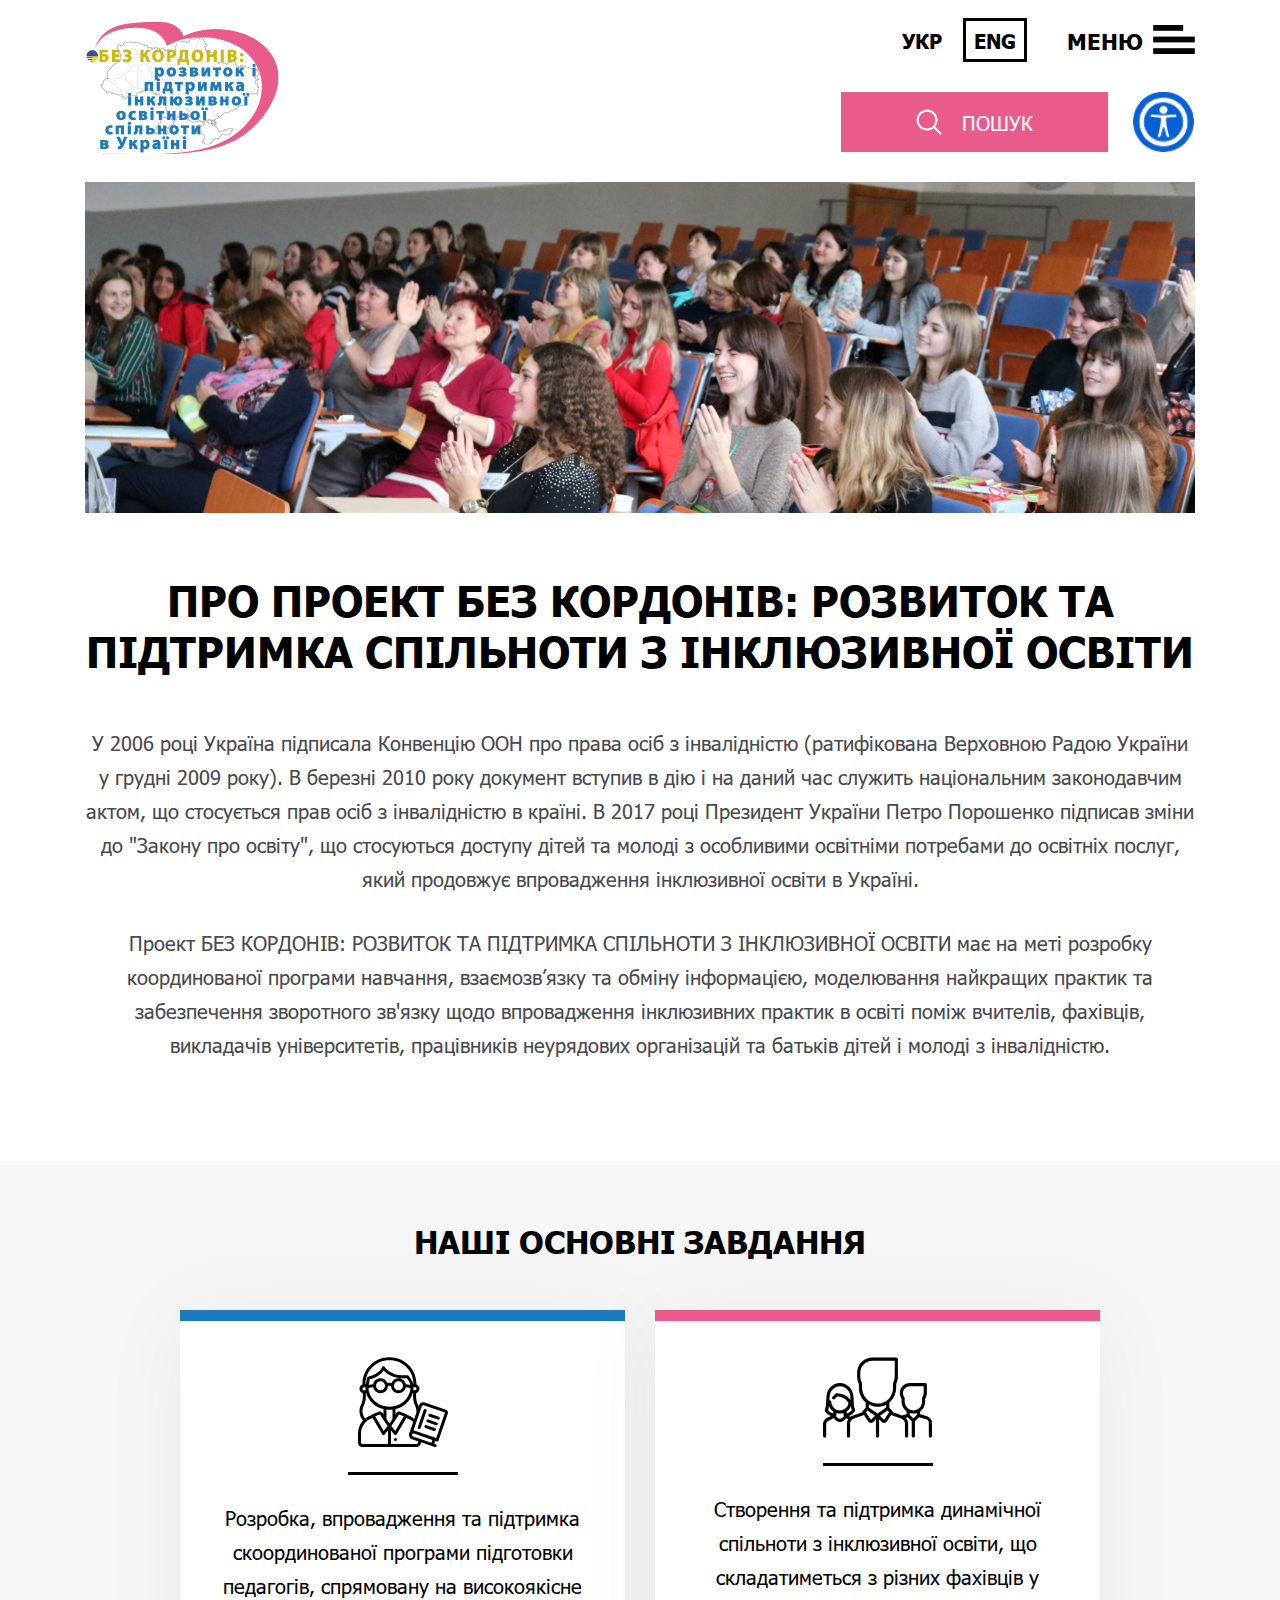
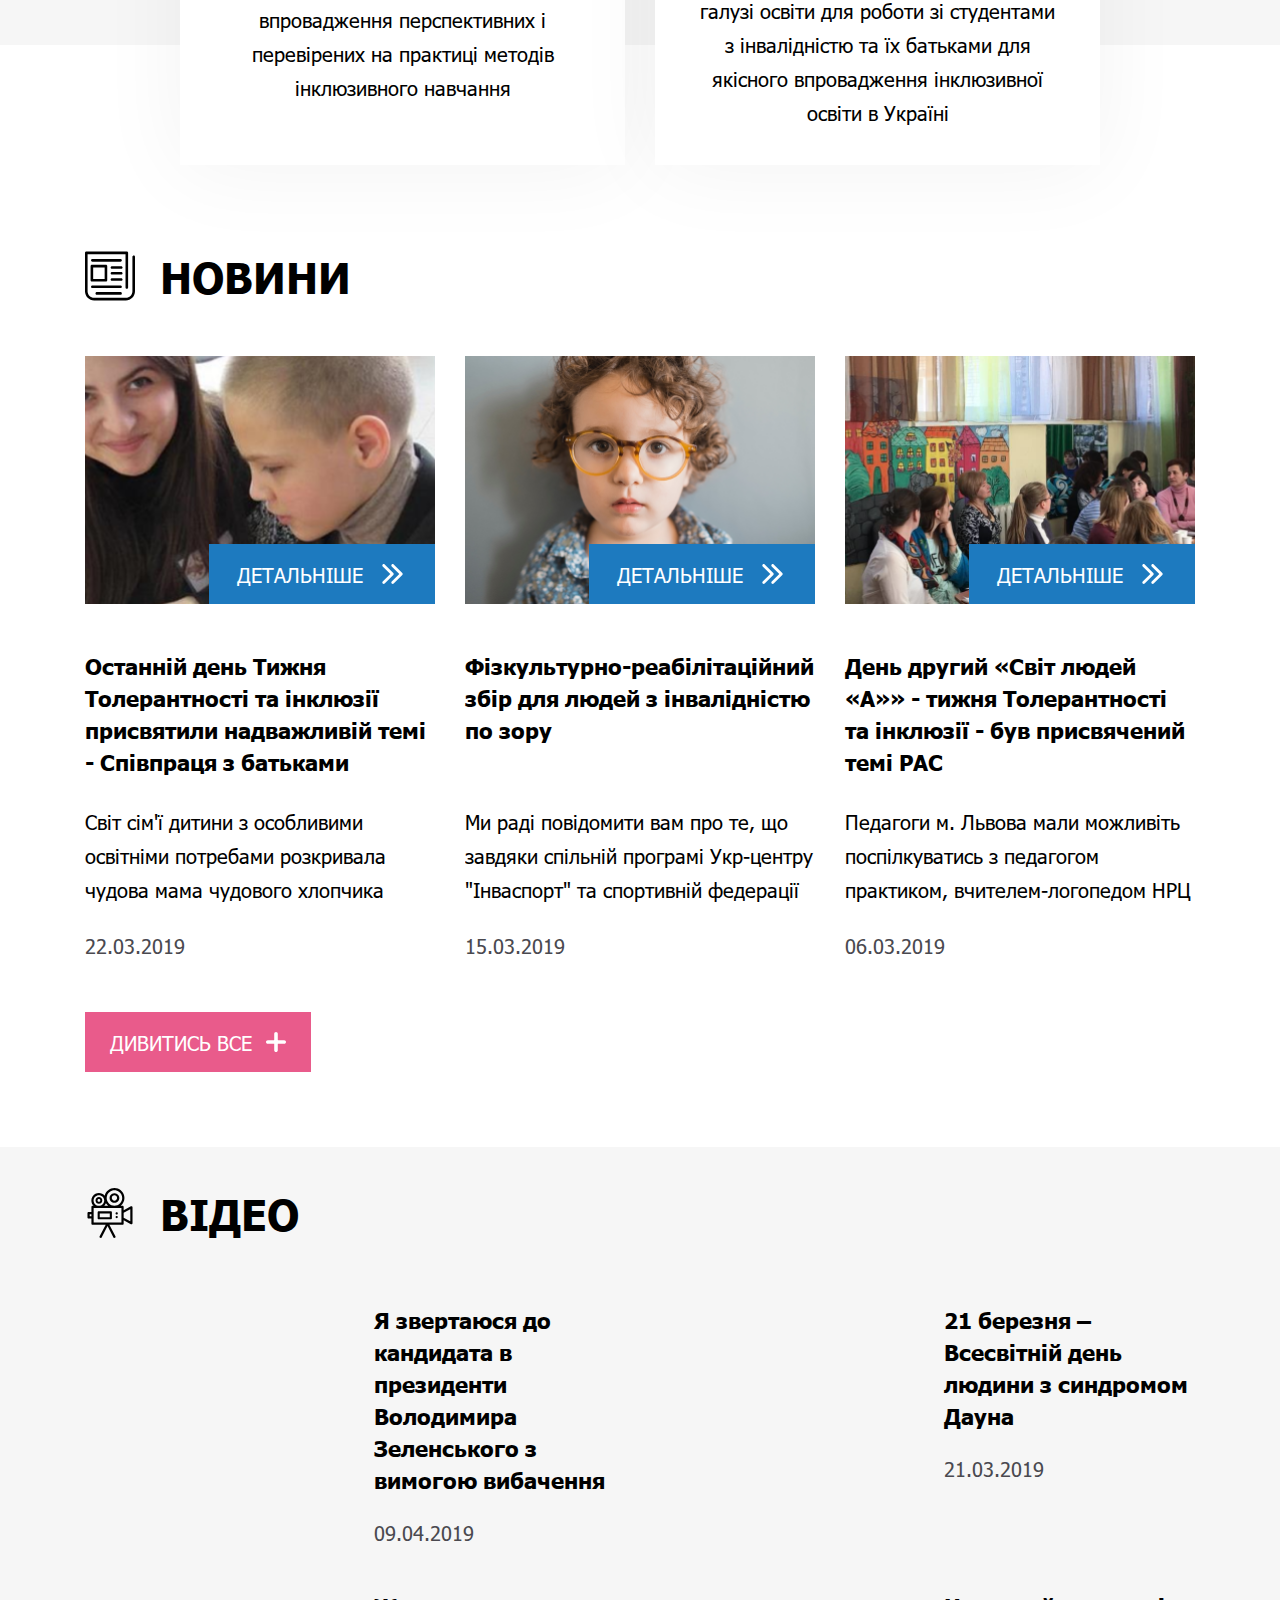
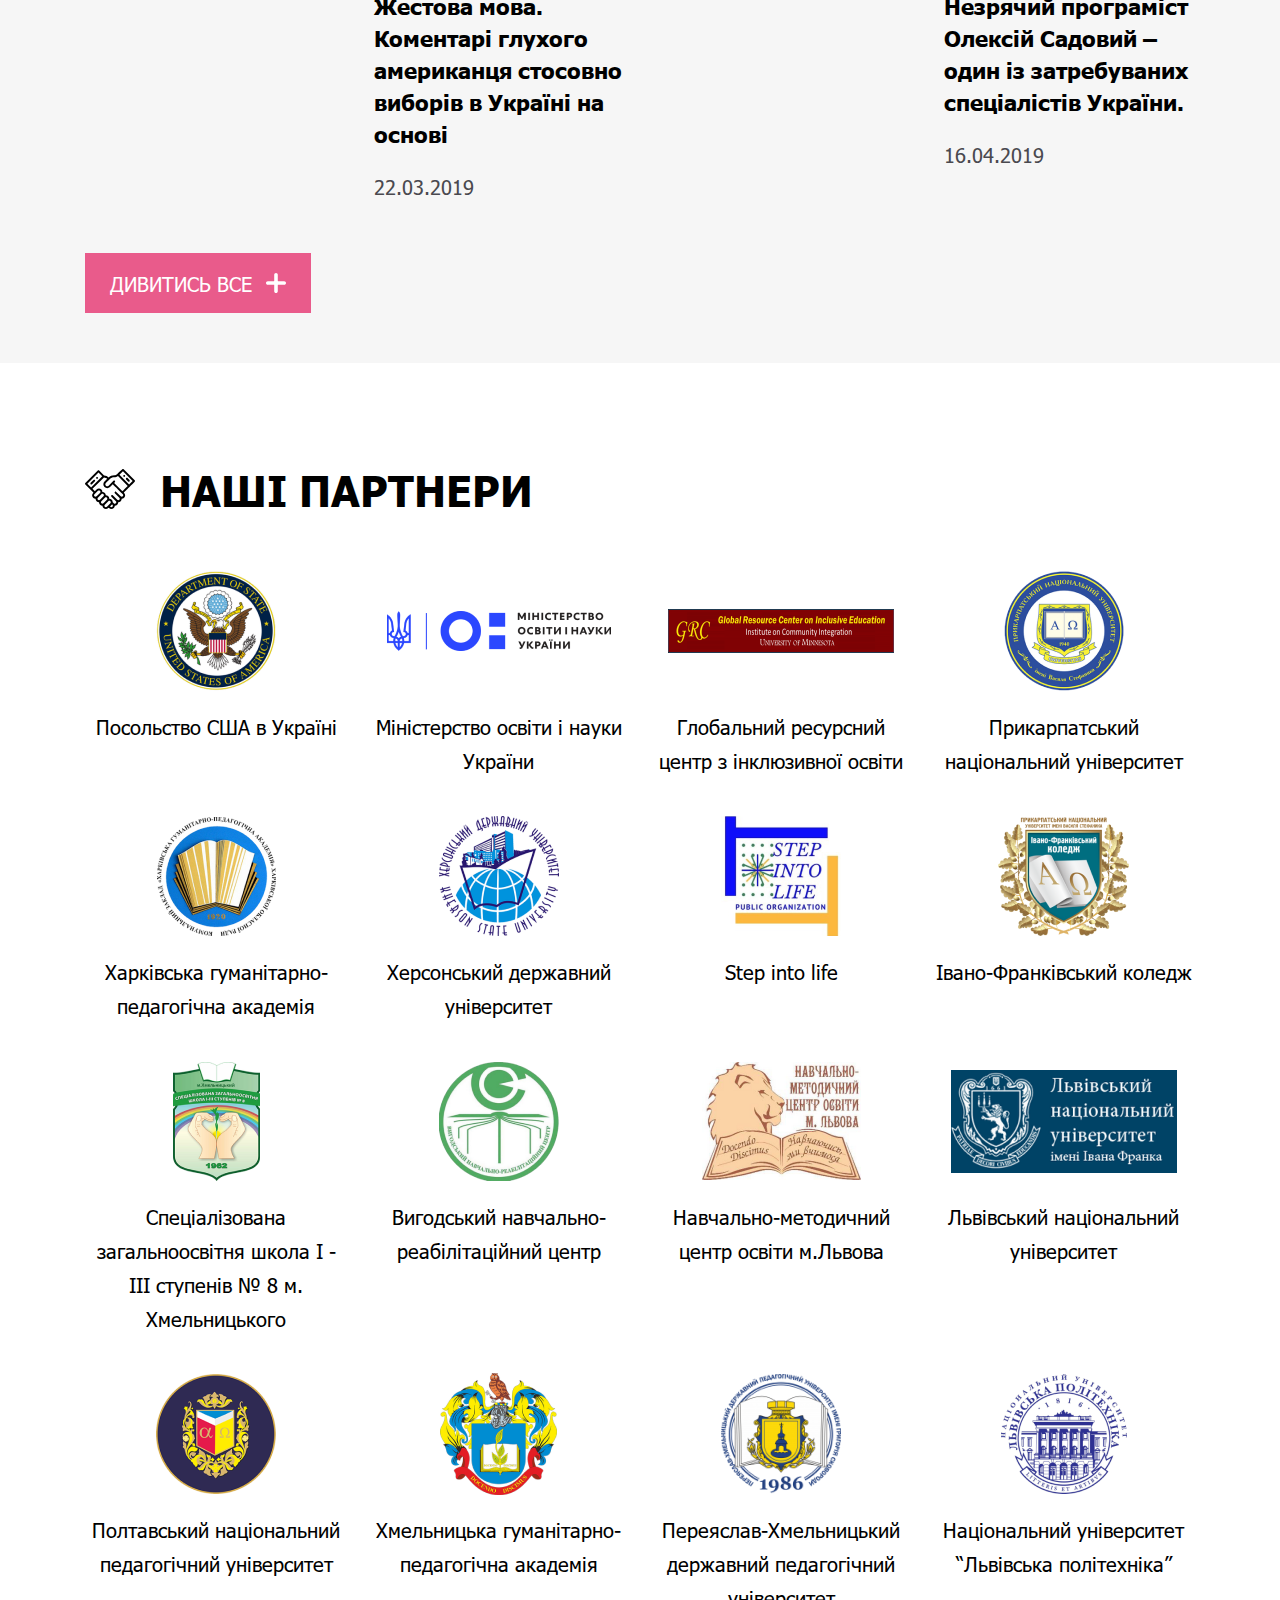
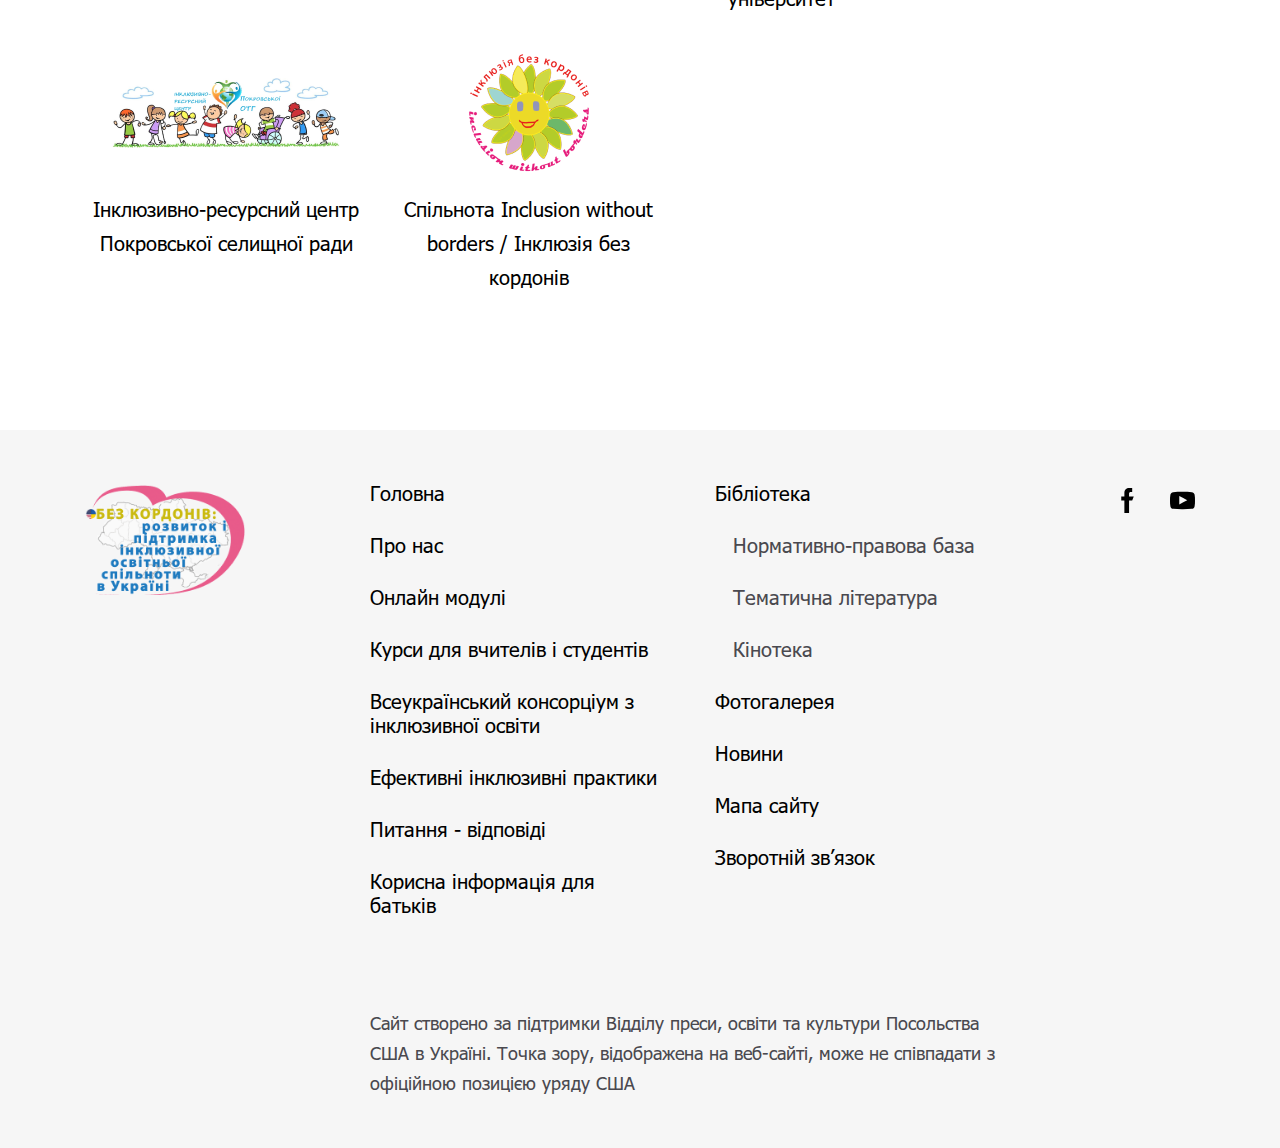
<file: index.html>
<!DOCTYPE html>
<html lang="en">
    <head>
        <meta charset="UTF-8" />
        <meta name="viewport" content="width=device-width, initial-scale=1.0" />
        <meta http-equiv="X-UA-Compatible" content="ie=edge" />
        <title>Education</title>
        <link rel="shortcut icon" href="#" type="image/x-icon" />
        <!-- fonts -->
        <link rel="stylesheet" href="https://maxcdn.bootstrapcdn.com/font-awesome/4.7.0/css/font-awesome.min.css" />
        <link href="https://fonts.googleapis.com/css?family=Roboto:400,500,700&amp;subset=cyrillic" rel="stylesheet" />
        <!-- style bootstrap -->
        <link rel="stylesheet" href="css/bootstrap.min.css" />
        <!-- main style -->
        <link rel="stylesheet" href="css/main.css" />
    </head>

    <body>
        <!-- header start -->
        <header class="header">
            <div class="container">
                <nav class="header__nav d-flex justify-content-between align-items-center">
                    <a href="index.html" class="logo"><img src="image/logo.png" alt="logo"/></a>
                    <div class="header__group">
                        <div class="d-flex justify-content-end align-items-center mb-4">
                            <ul class="language d-flex">
                                <li><a class="language__item" href="#">УКР</a></li>
                                <li><a class="language__item active" href="#">ENG</a></li>
                            </ul>
                            <button type="menu" class="menu__btn">
                                меню
                                <span></span>
                            </button>
                        </div>
                        <div class="d-flex justify-content-end align-items-center">
                            <form class="search">
                                <input type="search" class="search__input" />
                                <div class="search__btn">
                                    <img src="icons/magnifying-glass.svg" alt="magnifying-glass" /><span>пошук</span>
                                </div>
                            </form>
                            <div id="plugin"><img src="icons/btn.png" alt="" /></div>
                        </div>
                    </div>
                    <div class="menu">
                        <div class="menu__content d-flex justify-content-around">
                            <ul class="menu__item">
                                <li><a href="index.html">Головна</a></li>
                                <li><a href="about-us.html">Про нас</a></li>
                                <li><a href="#">Онлайн модулі</a></li>
                                <li><a href="#">Курси для вчителів і студентів</a></li>
                                <li><a href="#">Всеукраїнський консорціум з інклюзивної освіти</a></li>
                                <li><a href="#">Ефективні інклюзивні практики</a></li>
                                <li><a href="FAQ.html">Питання - відповіді</a></li>
                                <li><a href="#">Корисна інформація для батьків</a></li>
                            </ul>
                            <ul class="menu__item">
                                <li>
                                    <a href="#">Бібліотека</a>
                                    <ul>
                                        <li><a href="#">Нормативно-правова база</a></li>
                                        <li><a href="literature.html">Тематична література</a></li>
                                        <li><a href="video-page.html">Кінотека</a></li>
                                    </ul>
                                </li>
                                <li><a href="#">Фотогалерея</a></li>
                                <li><a href="news.html">Новини</a></li>
                                <li><a href="map.html">Мапа сайту</a></li>
                                <li><a href="feedback.html">Зворотній зв’язок</a></li>
                            </ul>
                        </div>
                    </div>
                </nav>
            </div>
        </header>
        <!-- header end -->

        <main>
            <section class="about-project">
                <div class="container text-center">
                    <div class="about-project__img"><img src="image/IMG_8182.png" alt="" /></div>
                    <h1 class="title-section about-project__title">
                        ПРО ПРОЕКТ БЕЗ КОРДОНІВ: РОЗВИТОК ТА ПІДТРИМКА СПІЛЬНОТИ З ІНКЛЮЗИВНОЇ ОСВІТИ
                    </h1>
                    <p>
                        У 2006 році Україна підписала Конвенцію ООН про права осіб з інвалідністю (ратифікована Верховною Радою України у
                        грудні 2009 року). В березні 2010 року документ вступив в дію і на даний час служить національним законодавчим
                        актом, що стосується прав осіб з інвалідністю в країні. В 2017 році Президент України Петро Порошенко підписав зміни
                        до "Закону про освіту", що стосуються доступу дітей та молоді з особливими освітніми потребами до освітніх послуг,
                        який продовжує впровадження інклюзивної освіти в Україні.
                    </p>
                    <p>
                        Проект БЕЗ КОРДОНІВ: РОЗВИТОК ТА ПІДТРИМКА СПІЛЬНОТИ З ІНКЛЮЗИВНОЇ ОСВІТИ має на меті розробку координованої
                        програми навчання, взаємозв’язку та обміну інформацією, моделювання найкращих практик та забезпечення зворотного
                        зв'язку щодо впровадження інклюзивних практик в освіті поміж вчителів, фахівців, викладачів університетів,
                        працівників неурядових організацій та батьків дітей і молоді з інвалідністю.
                    </p>
                </div>
            </section>
            <section class="our-tasks">
                <div class="container">
                    <h3 class="our-tasks__title text-center">наші Основні завдання</h3>
                    <div class="row justify-content-center">
                        <div class="col-12 col-md-6 col-xl-5">
                            <div class="our-tasks__card text-center">
                                <div class="our-tasks__img">
                                    <img src="icons/teacher.svg" alt="teacher" />
                                </div>
                                <p>
                                    Розробка, впровадження та підтримка скоординованої програми підготовки педагогів, спрямовану на
                                    високоякісне впровадження перспективних і перевірених на практиці методів інклюзивного навчання
                                </p>
                            </div>
                        </div>
                        <div class="col-12 col-md-6 col-xl-5">
                            <div class="our-tasks__card our-tasks__card_border-pink text-center">
                                <div class="our-tasks__img">
                                    <img src="icons/group-people.svg" alt="group-people" />
                                </div>
                                <p>
                                    Створення та підтримка динамічної спільноти з інклюзивної освіти, що складатиметься з різних фахівців у
                                    галузі освіти для роботи зі студентами з інвалідністю та їх батьками для якісного впровадження
                                    інклюзивної освіти в Україні
                                </p>
                            </div>
                        </div>
                    </div>
                </div>
            </section>
            <article class="news-block">
                <div class="container">
                    <h2 class="title-section news-block__title"><img src="icons/newspaper.svg" alt="newspaper" />Новини</h2>
                    <div class="row justify-content-center">
                        <div class="col-12 col-md-6 col-lg-4">
                            <div class="news-block__card">
                                <a href="#" class="news-block__img">
                                    <img src="image/index/image-1.png" alt="" />
                                    <span class="btn-blue news-block__btn"
                                        >детальніше <img src="icons/double-arrow.svg" alt="double-arrow"
                                    /></span>
                                </a>
                                <div class="news-block__text">
                                    <a href="#" class="news-block__card_title">
                                        Останній день Тижня Толерантності та інклюзії присвятили надважливій темі - Співпраця з батьками
                                    </a>
                                    <p>
                                        Світ сім'ї дитини з особливими освітніми потребами розкривала чудова мама чудового хлопчика Ярослава
                                        Нікішин...
                                    </p>
                                    <span class="news-block__date">22.03.2019</span>
                                </div>
                            </div>
                        </div>
                        <div class="col-12 col-md-6 col-lg-4">
                            <div class="news-block__card">
                                <a href="#" class="news-block__img">
                                    <img src="image/index/image-2.png" alt="" />
                                    <span class="btn-blue news-block__btn"
                                        >детальніше <img src="icons/double-arrow.svg" alt="double-arrow"
                                    /></span>
                                </a>
                                <div class="news-block__text">
                                    <a href="#" class="news-block__card_title">
                                        Фізкультурно-реабілітаційний збір для людей з інвалідністю по зору
                                    </a>
                                    <p>
                                        Ми раді повідомити вам про те, що завдяки спільній програмі Укр-центру "Інваспорт" та спортивній
                                        федерації незрячих України...
                                    </p>
                                    <span class="news-block__date">15.03.2019</span>
                                </div>
                            </div>
                        </div>
                        <div class="col-12 col-md-6 col-lg-4">
                            <div class="news-block__card">
                                <a href="#" class="news-block__img">
                                    <img src="image/index/image-3.png" alt="" />
                                    <span class="btn-blue news-block__btn"
                                        >детальніше <img src="icons/double-arrow.svg" alt="double-arrow"
                                    /></span>
                                </a>
                                <div class="news-block__text">
                                    <a href="#" class="news-block__card_title">
                                        День другий «Світ людей «А»» - тижня Толерантності та інклюзії - був присвячений темі РАС
                                    </a>
                                    <p>
                                        Педагоги м. Львова мали можливіть поспілкуватись з педагогом практиком, вчителем-логопедом НРЦ
                                        «Довіра»...
                                    </p>
                                    <span class="news-block__date">06.03.2019</span>
                                </div>
                            </div>
                        </div>
                    </div>
                    <a href="#" class="btn-pink">дивитись все <img src="icons/add.svg" alt="plus"/></a>
                </div>
            </article>
            <section class="video-block">
                <div class="container">
                    <h2 class="title-section video-block__title"><img src="icons/video-camera.svg" alt="video-camera" />Відео</h2>
                    <div class="row">
                        <div class="col-12 col-sm-6">
                            <div class="video-block__card d-flex">
                                <div class="video-block__video">
                                    <iframe
                                        width="560"
                                        height="315"
                                        src="https://www.youtube.com/embed/bQQQQtAnJ4I"
                                        frameborder="0"
                                        allow="accelerometer; autoplay; encrypted-media; gyroscope; picture-in-picture"
                                        allowfullscreen
                                    ></iframe>
                                </div>
                                <div class="video-block__desc">
                                    <a href="#" class="video-block__card_title"
                                        >Я звертаюся до кандидата в президенти Володимира Зеленського з вимогою вибачення</a
                                    >
                                    <span class="video-block__date">09.04.2019</span>
                                </div>
                            </div>
                        </div>
                        <div class="col-12 col-sm-6">
                            <div class="video-block__card d-flex">
                                <div class="video-block__video">
                                    <iframe
                                        width="560"
                                        height="315"
                                        src="https://www.youtube.com/embed/bQQQQtAnJ4I"
                                        frameborder="0"
                                        allow="accelerometer; autoplay; encrypted-media; gyroscope; picture-in-picture"
                                        allowfullscreen
                                    ></iframe>
                                </div>
                                <div class="video-block__desc">
                                    <a href="#" class="video-block__card_title">21 березня – Всесвітній день людини з синдромом Дауна</a>
                                    <span class="video-block__date">21.03.2019</span>
                                </div>
                            </div>
                        </div>
                        <div class="col-12 col-sm-6">
                            <div class="video-block__card d-flex">
                                <div class="video-block__video">
                                    <iframe
                                        width="560"
                                        height="315"
                                        src="https://www.youtube.com/embed/bQQQQtAnJ4I"
                                        frameborder="0"
                                        allow="accelerometer; autoplay; encrypted-media; gyroscope; picture-in-picture"
                                        allowfullscreen
                                    ></iframe>
                                </div>
                                <div class="video-block__desc">
                                    <a href="#" class="video-block__card_title"
                                        >Жестова мова. Коментарі глухого американця стосовно виборів в Україні на основі</a
                                    >
                                    <span class="video-block__date">22.03.2019</span>
                                </div>
                            </div>
                        </div>
                        <div class="col-12 col-sm-6">
                            <div class="video-block__card d-flex">
                                <div class="video-block__video">
                                    <iframe
                                        width="560"
                                        height="315"
                                        src="https://www.youtube.com/embed/bQQQQtAnJ4I"
                                        frameborder="0"
                                        allow="accelerometer; autoplay; encrypted-media; gyroscope; picture-in-picture"
                                        allowfullscreen
                                    ></iframe>
                                </div>
                                <div class="video-block__desc">
                                    <a href="#" class="video-block__card_title"
                                        >Незрячий програміст Олексій Садовий – один із затребуваних спеціалістів України.</a
                                    >
                                    <span class="video-block__date">16.04.2019</span>
                                </div>
                            </div>
                        </div>
                    </div>
                    <a href="#" class="btn-pink video-block__btn-all">дивитись все <img src="icons/add.svg" alt="plus"/></a>
                </div>
            </section>
            <section class="our-partners">
                <div class="container">
                    <h2 class="title-section our-partners__title"><img src="icons/partner.svg" alt="partner" />наші партнери</h2>
                    <div class="our-partners__content d-flex">
                        <div class="our-partners__card text-center">
                            <div class="our-partners__img">
                                <img src="image/partners/image-1.png" alt="Посольство США в Україні" />
                            </div>
                            <p>Посольство США в Україні</p>
                        </div>
                        <div class="our-partners__card text-center">
                            <div class="our-partners__img">
                                <img src="image/partners/image-2.png" alt="Міністерство освіти і науки України" />
                            </div>
                            <p>Міністерство освіти і науки України</p>
                        </div>
                        <div class="our-partners__card text-center">
                            <div class="our-partners__img">
                                <img src="image/partners/image-3.png" alt="Глобальний ресурсний центр з інклюзивної освіти" />
                            </div>
                            <p>Глобальний ресурсний центр з інклюзивної освіти</p>
                        </div>
                        <div class="our-partners__card text-center">
                            <div class="our-partners__img">
                                <img src="image/partners/image-4.png" alt="Прикарпатський національний університет" />
                            </div>
                            <p>Прикарпатський національний університет</p>
                        </div>
                        <div class="our-partners__card text-center">
                            <div class="our-partners__img">
                                <img src="image/partners/image-5.png" alt="Харківська гуманітарно-педагогічна академія " />
                            </div>
                            <p>Харківська гуманітарно-педагогічна академія</p>
                        </div>
                        <div class="our-partners__card text-center">
                            <div class="our-partners__img">
                                <img src="image/partners/image-6.png" alt="Херсонський державний унiверситет" />
                            </div>
                            <p>Херсонський державний унiверситет</p>
                        </div>
                        <div class="our-partners__card text-center">
                            <div class="our-partners__img">
                                <img src="image/partners/image-7.png" alt="Step into life" />
                            </div>
                            <p>Step into life</p>
                        </div>
                        <div class="our-partners__card text-center">
                            <div class="our-partners__img">
                                <img src="image/partners/image-8.png" alt="Івано-Франківський коледж" />
                            </div>
                            <p>Івано-Франківський коледж</p>
                        </div>
                        <div class="our-partners__card text-center">
                            <div class="our-partners__img">
                                <img
                                    src="image/partners/image-9.png"
                                    alt="Спеціалізована загальноосвітня школа І - ІІІ ступенів № 8 м. Хмельницького"
                                />
                            </div>
                            <p>Спеціалізована загальноосвітня школа І - ІІІ ступенів № 8 м. Хмельницького</p>
                        </div>
                        <div class="our-partners__card text-center">
                            <div class="our-partners__img">
                                <img src="image/partners/image-10.png" alt="Вигодський навчально-реабілітаційний центр" />
                            </div>
                            <p>Вигодський навчально- реабілітаційний центр</p>
                        </div>
                        <div class="our-partners__card text-center">
                            <div class="our-partners__img">
                                <img src="image/partners/image-11.png" alt="Навчально-методичний центр освіти м.Львова" />
                            </div>
                            <p>Навчально-методичний центр освіти м.Львова</p>
                        </div>
                        <div class="our-partners__card text-center">
                            <div class="our-partners__img">
                                <img src="image/partners/image-12.png" alt="Львівський національний університет" />
                            </div>
                            <p>Львівський національний університет</p>
                        </div>
                        <div class="our-partners__card text-center">
                            <div class="our-partners__img">
                                <img src="image/partners/image-13.png" alt="Полтавський національний педагогічний університет" />
                            </div>
                            <p>Полтавський національний педагогічний університет</p>
                        </div>
                        <div class="our-partners__card text-center">
                            <div class="our-partners__img">
                                <img src="image/partners/image-14.png" alt="Хмельницька гуманітарно-педагогічна академія" />
                            </div>
                            <p>Хмельницька гуманітарно-педагогічна академія</p>
                        </div>
                        <div class="our-partners__card text-center">
                            <div class="our-partners__img">
                                <img src="image/partners/image-15.png" alt="Переяслав-Хмельницький державний педагогічний університет" />
                            </div>
                            <p>Переяслав-Хмельницький державний педагогічний університет</p>
                        </div>
                        <div class="our-partners__card text-center">
                            <div class="our-partners__img">
                                <img src="image/partners/image-16.png" alt="Національний університет “Львівська політехніка”" />
                            </div>
                            <p>Національний університет “Львівська політехніка”</p>
                        </div>
                        <div class="our-partners__card text-center">
                            <div class="our-partners__img">
                                <img src="image/partners/image-17.png" alt="Інклюзивно-ресурсний центр Покровської селищної ради" />
                            </div>
                            <p>Інклюзивно-ресурсний центр Покровської селищної ради</p>
                        </div>
                        <div class="our-partners__card text-center">
                            <div class="our-partners__img">
                                <img src="image/partners/image-18.png" alt="Спільнота Inclusion without borders / Інклюзія без кордонів" />
                            </div>
                            <p>Спільнота Inclusion without borders / Інклюзія без кордонів</p>
                        </div>
                    </div>
                </div>
            </section>
        </main>

        <!-- footer start -->
        <footer class="footer">
            <div class="container">
                <div class="row">
                    <div class="col-12 col-md-2">
                        <a href="index.html" class="footer__logo"><img src="image/logo.png" alt=""/></a>
                    </div>
                    <div class="col-12 col-md-8 col-xl-7 offset-xl-1">
                        <div class="footer__menu d-flex justify-content-between">
                            <ul class="footer__menu-item">
                                <li><a href="index.html">Головна</a></li>
                                <li><a href="about-us.html">Про нас</a></li>
                                <li><a href="#">Онлайн модулі</a></li>
                                <li><a href="#">Курси для вчителів і студентів</a></li>
                                <li><a href="#">Всеукраїнський консорціум з інклюзивної освіти</a></li>
                                <li><a href="#">Ефективні інклюзивні практики</a></li>
                                <li><a href="FAQ.html">Питання - відповіді</a></li>
                                <li><a href="#">Корисна інформація для батьків</a></li>
                            </ul>
                            <ul class="footer__menu-item">
                                <li>
                                    <a href="#">Бібліотека</a>
                                    <ul>
                                        <li><a href="#">Нормативно-правова база</a></li>
                                        <li><a href="literature.html">Тематична література</a></li>
                                        <li><a href="video-page.html">Кінотека</a></li>
                                    </ul>
                                </li>
                                <li><a href="#">Фотогалерея</a></li>
                                <li><a href="news.html">Новини</a></li>
                                <li><a href="map.html">Мапа сайту</a></li>
                                <li><a href="feedback.html">Зворотній зв’язок</a></li>
                            </ul>
                        </div>
                        <p>
                            Сайт створено за підтримки Відділу преси, освіти та культури Посольства США в Україні. Точка зору, відображена
                            на веб-сайті, може не співпадати з офіційною позицією уряду США
                        </p>
                    </div>
                    <div class="col-12 col-md-2">
                        <div class="social-icon d-flex justify-content-md-end justify-content-center">
                            <a href="#">
                                <img src="icons/facebook.svg" alt="facebook" />
                            </a>
                            <a href="#">
                                <img src="icons/youtube-symbol.svg" alt="youtube" />
                            </a>
                        </div>
                    </div>
                </div>
            </div>
        </footer>
        <!-- footer end -->
        <script src="js/jquery-3.3.1.min.js"></script>
        <script src="js/main.js"></script>
    </body>
</html>
</file>
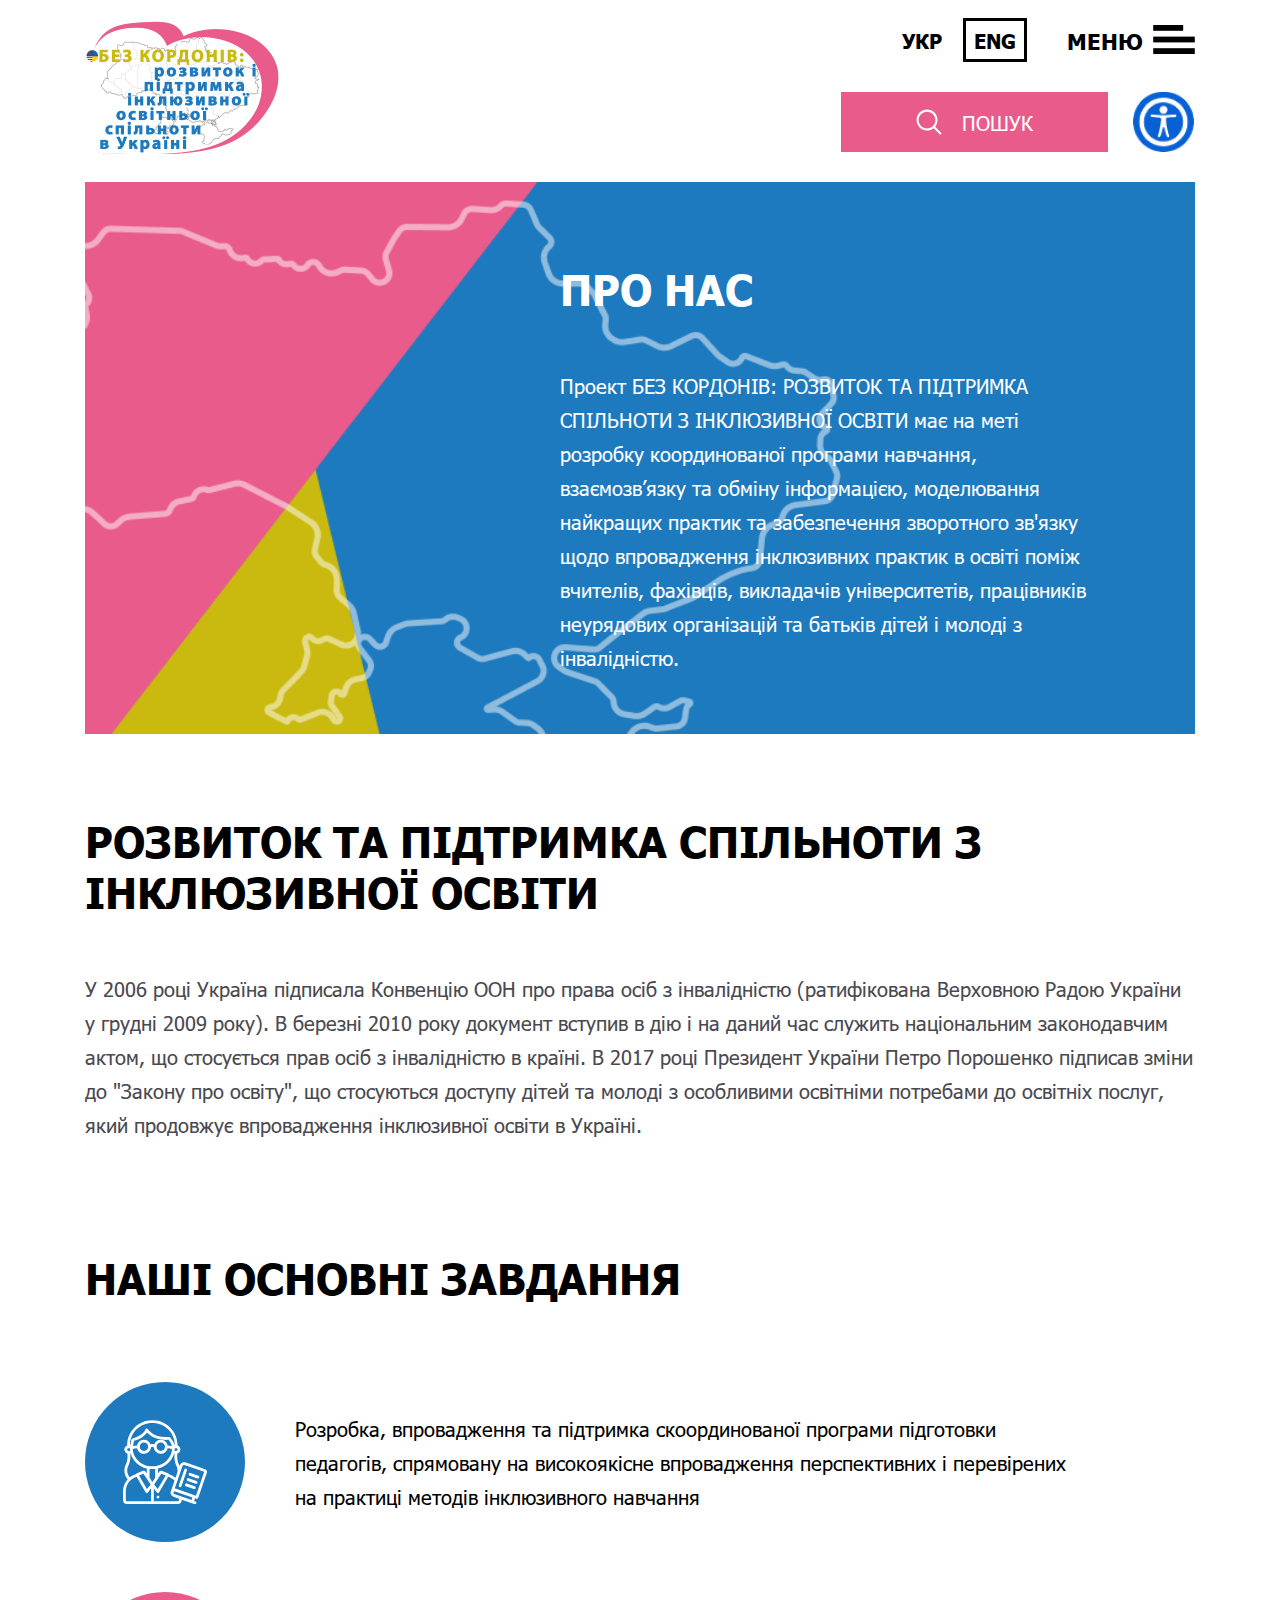
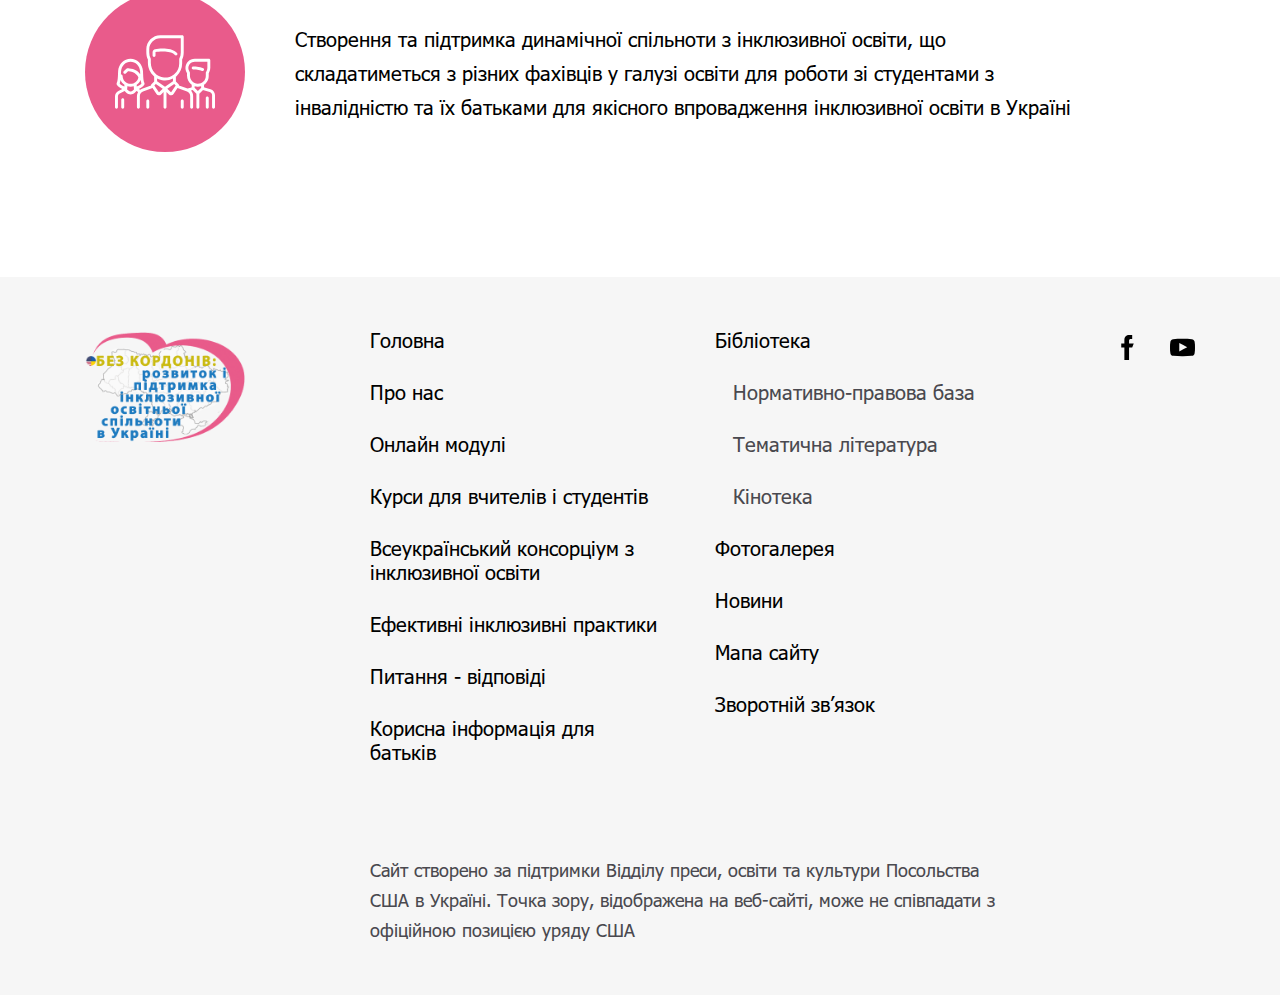
<file: about-us.html>
<!DOCTYPE html>
<html lang="en">
    <head>
        <meta charset="UTF-8" />
        <meta name="viewport" content="width=device-width, initial-scale=1.0" />
        <meta http-equiv="X-UA-Compatible" content="ie=edge" />
        <title>Education</title>
        <link rel="shortcut icon" href="#" type="image/x-icon" />
        <!-- fonts -->
        <link rel="stylesheet" href="https://maxcdn.bootstrapcdn.com/font-awesome/4.7.0/css/font-awesome.min.css" />
        <link href="https://fonts.googleapis.com/css?family=Roboto:400,500,700&amp;subset=cyrillic" rel="stylesheet" />
        <!-- style bootstrap -->
        <link rel="stylesheet" href="css/bootstrap.min.css" />
        <!-- main style -->
        <link rel="stylesheet" href="css/main.css" />
    </head>

    <body>
        <!-- header start -->
        <header class="header">
            <div class="container">
                <nav class="header__nav d-flex justify-content-between align-items-center">
                    <a href="index.html" class="logo"><img src="image/logo.png" alt="logo"/></a>
                    <div class="header__group">
                        <div class="d-flex justify-content-end align-items-center mb-4">
                            <ul class="language d-flex">
                                <li><a class="language__item" href="#">УКР</a></li>
                                <li><a class="language__item active" href="#">ENG</a></li>
                            </ul>
                            <button type="menu" class="menu__btn">
                                меню
                                <span></span>
                            </button>
                        </div>
                        <div class="d-flex justify-content-end align-items-center">
                            <form class="search">
                                <input type="search" class="search__input" />
                                <div class="search__btn"><img src="icons/magnifying-glass.svg" alt="magnifying-glass" /><span>пошук</span></div>
                            </form>
                            <div id="plugin"><img src="icons/btn.png" alt=""/></div>
                        </div>
                    </div>
                    <div class="menu">
                        <div class="menu__content d-flex justify-content-around">
                            <ul class="menu__item">
                                <li><a href="index.html">Головна</a></li>
                                <li><a href="about-us.html">Про нас</a></li>
                                <li><a href="#">Онлайн модулі</a></li>
                                <li><a href="#">Курси для вчителів і студентів</a></li>
                                <li><a href="#">Всеукраїнський консорціум з інклюзивної освіти</a></li>
                                <li><a href="#">Ефективні інклюзивні практики</a></li>
                                <li><a href="FAQ.html">Питання - відповіді</a></li>
                                <li><a href="#">Корисна інформація для батьків</a></li>
                            </ul>
                            <ul class="menu__item">
                                <li>
                                    <a href="#">Бібліотека</a>
                                    <ul>
                                        <li><a href="#">Нормативно-правова база</a></li>
                                        <li><a href="literature.html">Тематична література</a></li>
                                        <li><a href="video-page.html">Кінотека</a></li>
                                    </ul>
                                </li>
                                <li><a href="#">Фотогалерея</a></li>
                                <li><a href="news.html">Новини</a></li>
                                <li><a href="map.html">Мапа сайту</a></li>
                                <li><a href="#">Зворотній зв’язок</a></li>
                            </ul>
                        </div>
                    </div>
                </nav>
            </div>
        </header>
        <!-- header end -->

        <main>
            <section class="about-us">
                <div class="container">
                    <div class="about-us__banner">
                        <div class="row">
                            <div class="col-12 col-md-9 col-xl-6 offset-xl-5 offset-md-3">
                                <h1 class="title-section justify-content-start">Про нас</h1>
                                <p>
                                    Проект БЕЗ КОРДОНІВ: РОЗВИТОК ТА ПІДТРИМКА СПІЛЬНОТИ З ІНКЛЮЗИВНОЇ ОСВІТИ має на меті розробку
                                    координованої програми навчання, взаємозв’язку та обміну інформацією, моделювання найкращих практик та
                                    забезпечення зворотного зв'язку щодо впровадження інклюзивних практик в освіті поміж вчителів, фахівців,
                                    викладачів університетів, працівників неурядових організацій та батьків дітей і молоді з інвалідністю.
                                </p>
                            </div>
                        </div>
                    </div>
                    <div class="about-us__development">
                        <h2 class="title-section justify-content-start">РОЗВИТОК ТА ПІДТРИМКА СПІЛЬНОТИ З ІНКЛЮЗИВНОЇ ОСВІТИ</h2>
                        <p>
                            У 2006 році Україна підписала Конвенцію ООН про права осіб з інвалідністю (ратифікована Верховною Радою України
                            у грудні 2009 року). В березні 2010 року документ вступив в дію і на даний час служить національним законодавчим
                            актом, що стосується прав осіб з інвалідністю в країні. В 2017 році Президент України Петро Порошенко підписав
                            зміни до "Закону про освіту", що стосуються доступу дітей та молоді з особливими освітніми потребами до освітніх
                            послуг, який продовжує впровадження інклюзивної освіти в Україні.
                        </p>
                    </div>
                    <div class="about-us__task">
                        <h2 class="title-section justify-content-start">наші Основні завдання</h2>
                        <div class="about-us__task-item">
                            <div class="about-us__task-icon"><img src="icons/teacher-white.svg" alt="teacher"></div>
                            <p>
                                Розробка, впровадження та підтримка скоординованої програми підготовки педагогів, спрямовану на високоякісне
                                впровадження перспективних і перевірених на практиці методів інклюзивного навчання
                            </p>
                        </div>
                        <div class="about-us__task-item">
                            <div class="about-us__task-icon about-us__task-icon_pink"><img src="icons/team-white.svg" alt="team"></div>
                            <p>
                                Створення та підтримка динамічної спільноти з інклюзивної освіти, що складатиметься з різних фахівців у
                                галузі освіти для роботи зі студентами з інвалідністю та їх батьками для якісного впровадження інклюзивної
                                освіти в Україні
                            </p>
                        </div>
                    </div>
                </div>
            </section>
        </main>

        <!-- footer start -->
        <footer class="footer">
            <div class="container">
                <div class="row">
                    <div class="col-12 col-md-2">
                        <a href="index.html" class="footer__logo"><img src="image/logo.png" alt=""/></a>
                    </div>
                    <div class="col-12 col-md-8 col-xl-7 offset-xl-1">
                        <div class="footer__menu d-flex justify-content-between">
                            <ul class="footer__menu-item">
                                <li><a href="index.html">Головна</a></li>
                                <li><a href="about-us.html">Про нас</a></li>
                                <li><a href="#">Онлайн модулі</a></li>
                                <li><a href="#">Курси для вчителів і студентів</a></li>
                                <li><a href="#">Всеукраїнський консорціум з інклюзивної освіти</a></li>
                                <li><a href="#">Ефективні інклюзивні практики</a></li>
                                <li><a href="FAQ.html">Питання - відповіді</a></li>
                                <li><a href="#">Корисна інформація для батьків</a></li>
                            </ul>
                            <ul class="footer__menu-item">
                                <li>
                                    <a href="#">Бібліотека</a>
                                    <ul>
                                        <li><a href="#">Нормативно-правова база</a></li>
                                        <li><a href="literature.html">Тематична література</a></li>
                                        <li><a href="video-page.html">Кінотека</a></li>
                                    </ul>
                                </li>
                                <li><a href="#">Фотогалерея</a></li>
                                <li><a href="news.html">Новини</a></li>
                                <li><a href="map.html">Мапа сайту</a></li>
                                <li><a href="#">Зворотній зв’язок</a></li>
                            </ul>
                        </div>
                        <p>
                            Сайт створено за підтримки Відділу преси, освіти та культури Посольства США в Україні. Точка зору, відображена
                            на веб-сайті, може не співпадати з офіційною позицією уряду США
                        </p>
                    </div>
                    <div class="col-12 col-md-2">
                        <div class="social-icon d-flex justify-content-md-end justify-content-center">
                            <a href="#">
                                <img src="icons/facebook.svg" alt="facebook" />
                            </a>
                            <a href="#">
                                <img src="icons/youtube-symbol.svg" alt="youtube" />
                            </a>
                        </div>
                    </div>
                </div>
            </div>
        </footer>
        <!-- footer end -->
        <script src="js/jquery-3.3.1.min.js"></script>
        <script src="js/main.js"></script>
    </body>
</html>
</file>
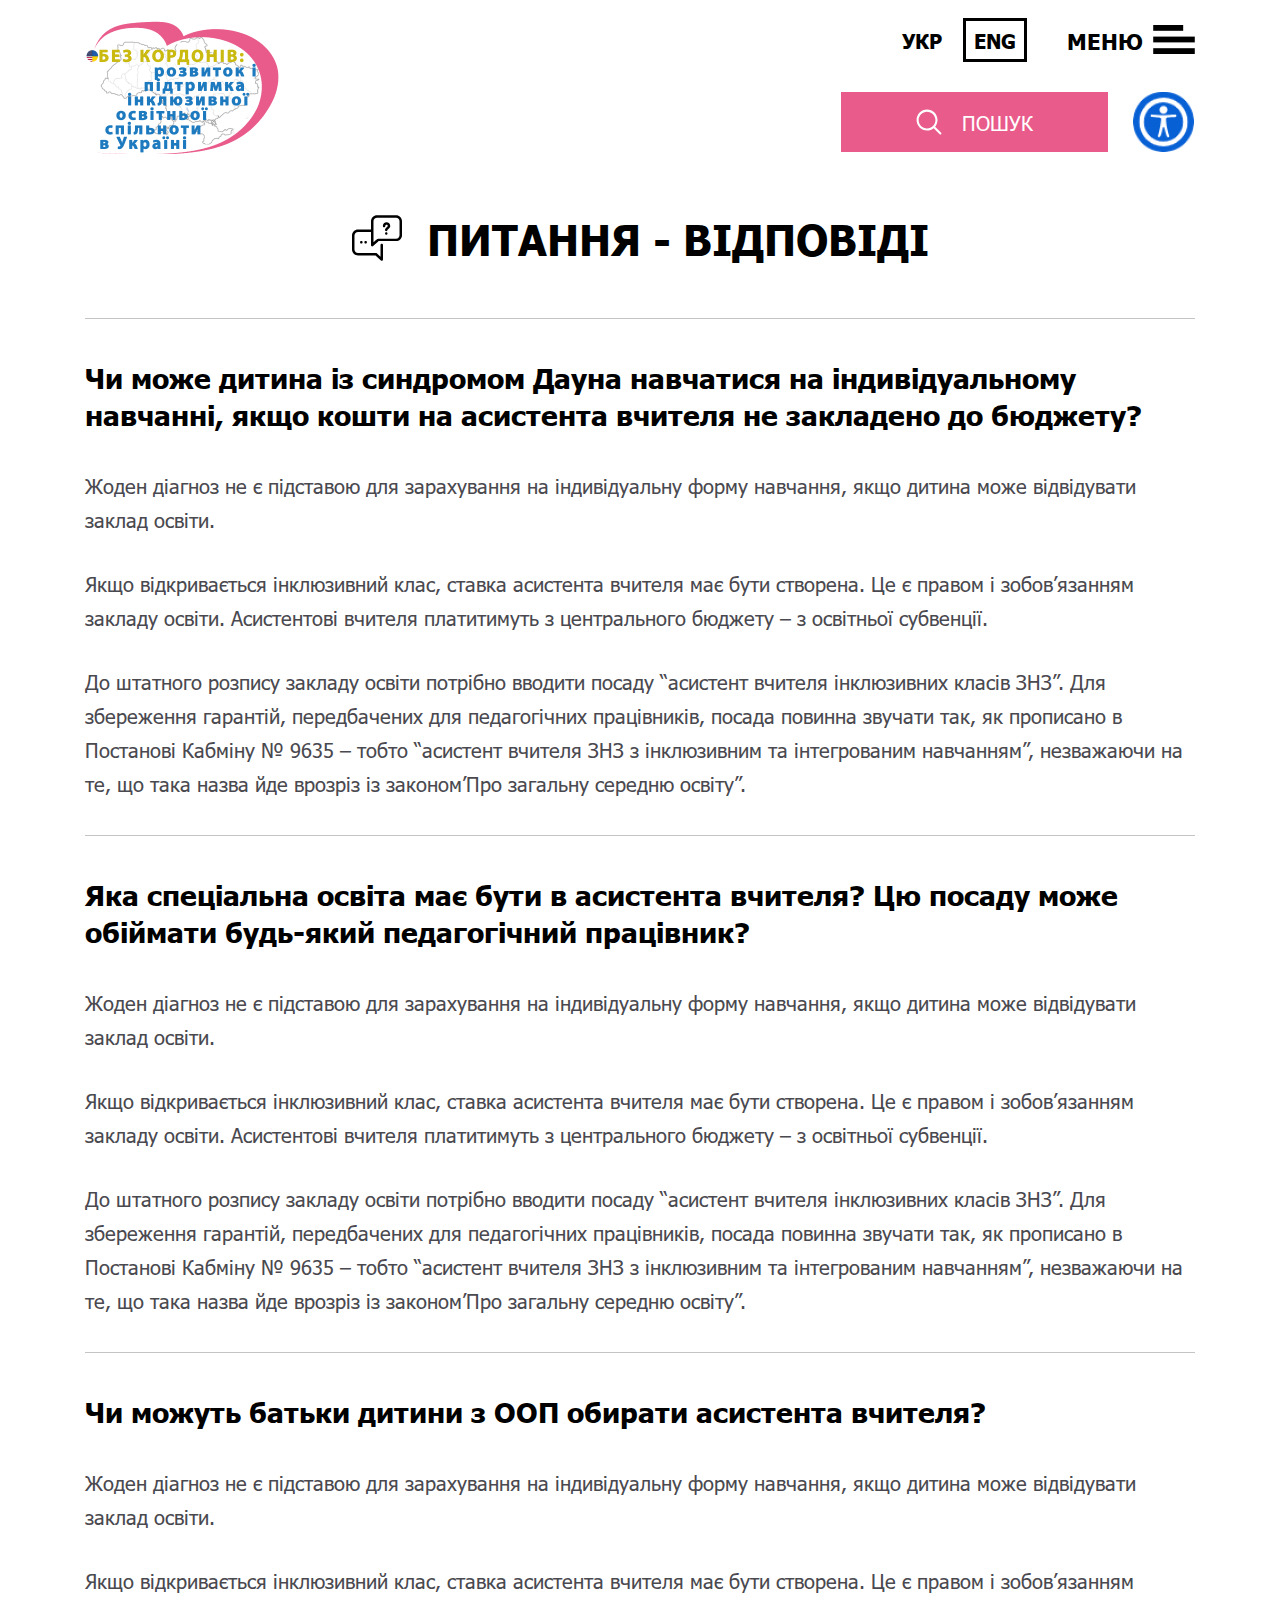
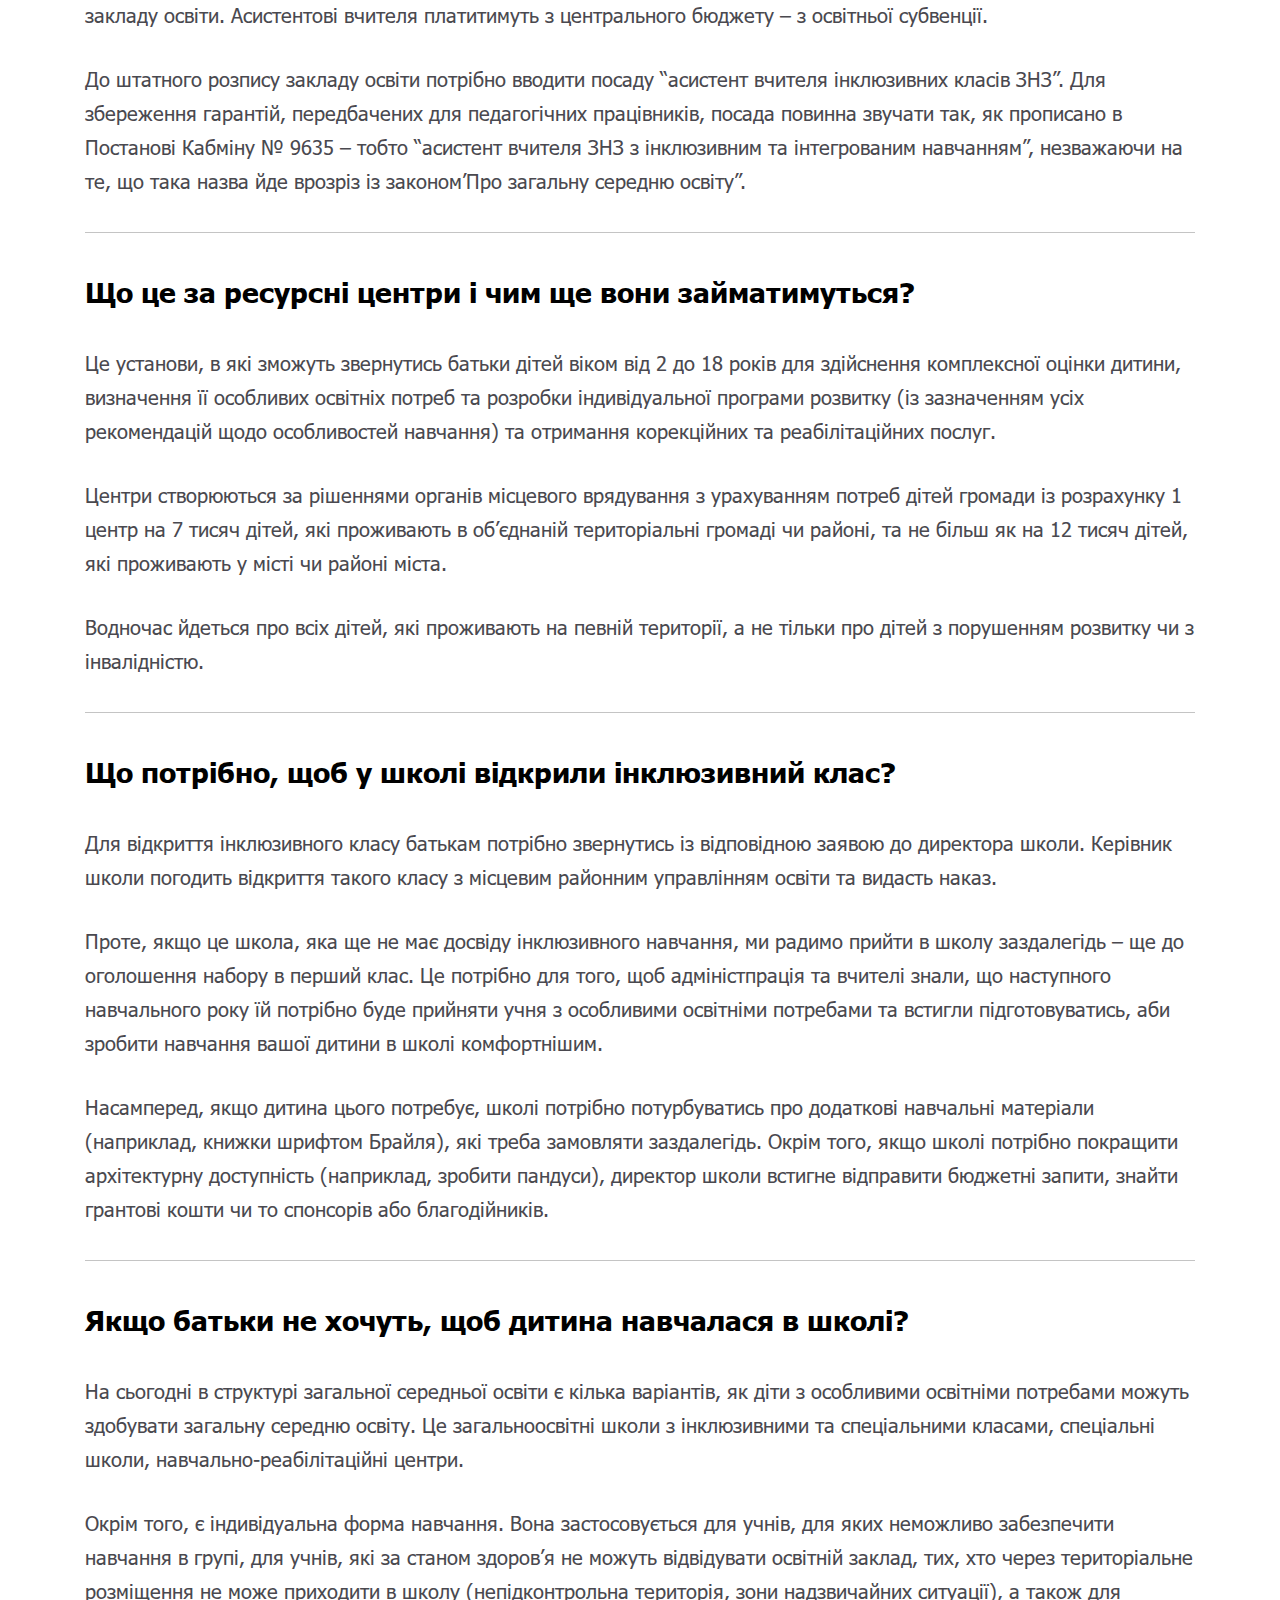
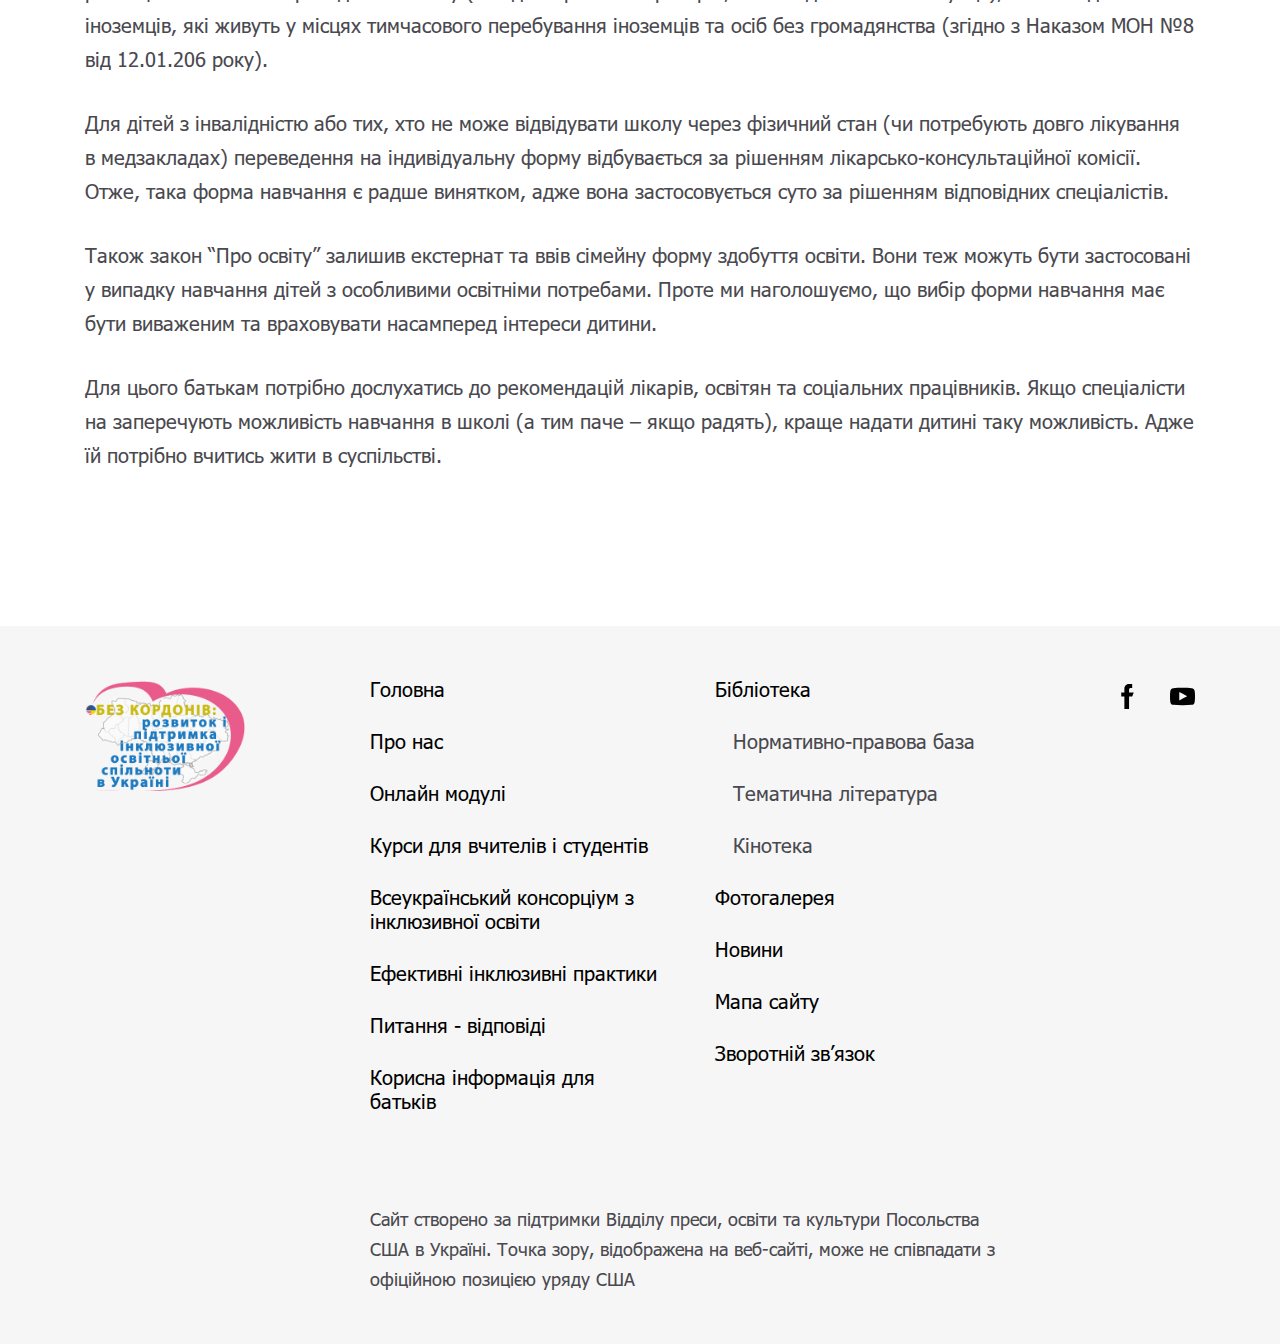
<file: FAQ.html>
<!DOCTYPE html>
<html lang="en">
    <head>
        <meta charset="UTF-8" />
        <meta name="viewport" content="width=device-width, initial-scale=1.0" />
        <meta http-equiv="X-UA-Compatible" content="ie=edge" />
        <title>Education</title>
        <link rel="shortcut icon" href="#" type="image/x-icon" />
        <!-- fonts -->
        <link rel="stylesheet" href="https://maxcdn.bootstrapcdn.com/font-awesome/4.7.0/css/font-awesome.min.css" />
        <link href="https://fonts.googleapis.com/css?family=Roboto:400,500,700&amp;subset=cyrillic" rel="stylesheet" />
        <!-- style bootstrap -->
        <link rel="stylesheet" href="css/bootstrap.min.css" />
        <!-- main style -->
        <link rel="stylesheet" href="css/main.css" />
    </head>

    <body>
        <!-- header start -->
        <header class="header">
            <div class="container">
                <nav class="header__nav d-flex justify-content-between align-items-center">
                    <a href="index.html" class="logo"><img src="image/logo.png" alt="logo"/></a>
                    <div class="header__group">
                        <div class="d-flex justify-content-end align-items-center mb-4">
                            <ul class="language d-flex">
                                <li><a class="language__item" href="#">УКР</a></li>
                                <li><a class="language__item active" href="#">ENG</a></li>
                            </ul>
                            <button type="menu" class="menu__btn">
                                меню
                                <span></span>
                            </button>
                        </div>
                        <div class="d-flex justify-content-end align-items-center">
                            <form class="search">
                                <input type="search" class="search__input" />
                                <div class="search__btn"><img src="icons/magnifying-glass.svg" alt="magnifying-glass" /><span>пошук</span></div>
                            </form>
                            <div id="plugin"><img src="icons/btn.png" alt=""/></div>
                        </div>
                    </div>
                    <div class="menu">
                        <div class="menu__content d-flex justify-content-around">
                            <ul class="menu__item">
                                <li><a href="index.html">Головна</a></li>
                                <li><a href="about-us.html">Про нас</a></li>
                                <li><a href="#">Онлайн модулі</a></li>
                                <li><a href="#">Курси для вчителів і студентів</a></li>
                                <li><a href="#">Всеукраїнський консорціум з інклюзивної освіти</a></li>
                                <li><a href="#">Ефективні інклюзивні практики</a></li>
                                <li><a href="FAQ.html">Питання - відповіді</a></li>
                                <li><a href="#">Корисна інформація для батьків</a></li>
                            </ul>
                            <ul class="menu__item">
                                <li>
                                    <a href="#">Бібліотека</a>
                                    <ul>
                                        <li><a href="#">Нормативно-правова база</a></li>
                                        <li><a href="literature.html">Тематична література</a></li>
                                        <li><a href="video-page.html">Кінотека</a></li>
                                    </ul>
                                </li>
                                <li><a href="#">Фотогалерея</a></li>
                                <li><a href="news.html">Новини</a></li>
                                <li><a href="map.html">Мапа сайту</a></li>
                                <li><a href="#">Зворотній зв’язок</a></li>
                            </ul>
                        </div>
                    </div>
                </nav>
            </div>
        </header>
        <!-- header end -->

        <main>
            <section class="FAQ">
                <div class="container">
                    <h1 class="title-section mt-4"><img src="icons/discuss-issue.svg" alt="" /> Питання - відповіді</h1>
                    <div class="FAQ__item">
                        <h4 class="FAQ__question">
                            Чи може дитина із синдромом Дауна навчатися на індивідуальному навчанні, якщо кошти на асистента вчителя не
                            закладено до бюджету?
                        </h4>
                        <p>
                            Жоден діагноз не є підставою для зарахування на індивідуальну форму навчання, якщо дитина може відвідувати
                            заклад освіти.
                        </p>
                        <p>
                            Якщо відкривається інклюзивний клас, ставка асистента вчителя має бути створена. Це є правом і зобов’язанням
                            закладу освіти. Асистентові вчителя платитимуть з центрального бюджету – з освітньої субвенції.
                        </p>
                        <p>
                            До штатного розпису закладу освіти потрібно вводити посаду “асистент вчителя інклюзивних класів ЗНЗ”. Для
                            збереження гарантій, передбачених для педагогічних працівників, посада повинна звучати так, як прописано в
                            Постанові Кабміну № 9635 – тобто “асистент вчителя ЗНЗ з інклюзивним та інтегрованим навчанням”, незважаючи на
                            те, що така назва йде врозріз із законом’Про загальну середню освіту”.
                        </p>
                    </div>
                    <div class="FAQ__item">
                        <h4 class="FAQ__question">
                            Яка спеціальна освіта має бути в асистента вчителя? Цю посаду може обіймати будь-який педагогічний працівник?
                        </h4>
                        <p>
                            Жоден діагноз не є підставою для зарахування на індивідуальну форму навчання, якщо дитина може відвідувати
                            заклад освіти.
                        </p>
                        <p>
                            Якщо відкривається інклюзивний клас, ставка асистента вчителя має бути створена. Це є правом і зобов’язанням
                            закладу освіти. Асистентові вчителя платитимуть з центрального бюджету – з освітньої субвенції.
                        </p>
                        <p>
                            До штатного розпису закладу освіти потрібно вводити посаду “асистент вчителя інклюзивних класів ЗНЗ”. Для
                            збереження гарантій, передбачених для педагогічних працівників, посада повинна звучати так, як прописано в
                            Постанові Кабміну № 9635 – тобто “асистент вчителя ЗНЗ з інклюзивним та інтегрованим навчанням”, незважаючи на
                            те, що така назва йде врозріз із законом’Про загальну середню освіту”.
                        </p>
                    </div>
                    <div class="FAQ__item">
                        <h4 class="FAQ__question">
                            Чи можуть батьки дитини з ООП обирати асистента вчителя?
                        </h4>
                        <p>
                            Жоден діагноз не є підставою для зарахування на індивідуальну форму навчання, якщо дитина може відвідувати
                            заклад освіти.
                        </p>
                        <p>
                            Якщо відкривається інклюзивний клас, ставка асистента вчителя має бути створена. Це є правом і зобов’язанням
                            закладу освіти. Асистентові вчителя платитимуть з центрального бюджету – з освітньої субвенції.
                        </p>
                        <p>
                            До штатного розпису закладу освіти потрібно вводити посаду “асистент вчителя інклюзивних класів ЗНЗ”. Для
                            збереження гарантій, передбачених для педагогічних працівників, посада повинна звучати так, як прописано в
                            Постанові Кабміну № 9635 – тобто “асистент вчителя ЗНЗ з інклюзивним та інтегрованим навчанням”, незважаючи на
                            те, що така назва йде врозріз із законом’Про загальну середню освіту”.
                        </p>
                    </div>
                    <div class="FAQ__item">
                        <h4 class="FAQ__question">
                            Що це за ресурсні центри і чим ще вони займатимуться?
                        </h4>
                        <p>
                            Це установи, в які зможуть звернутись батьки дітей віком від 2 до 18 років для здійснення комплексної оцінки
                            дитини, визначення її особливих освітніх потреб та розробки індивідуальної програми розвитку (із зазначенням
                            усіх рекомендацій щодо особливостей навчання) та отримання корекційних та реабілітаційних послуг.
                        </p>
                        <p>
                            Центри створюються за рішеннями органів місцевого врядування з урахуванням потреб дітей громади із розрахунку 1
                            центр на 7 тисяч дітей, які проживають в об’єднаній територіальні громаді чи районі, та не більш як на 12 тисяч
                            дітей, які проживають у місті чи районі міста.
                        </p>
                        <p>
                            Водночас йдеться про всіх дітей, які проживають на певній території, а не тільки про дітей з порушенням розвитку
                            чи з інвалідністю.
                        </p>
                    </div>
                    <div class="FAQ__item">
                        <h4 class="FAQ__question">
                            Що потрібно, щоб у школі відкрили інклюзивний клас?
                        </h4>
                        <p>
                            Для відкриття інклюзивного класу батькам потрібно звернутись із відповідною заявою до директора школи. Керівник
                            школи погодить відкриття такого класу з місцевим районним управлінням освіти та видасть наказ.
                        </p>
                        <p>
                            Проте, якщо це школа, яка ще не має досвіду інклюзивного навчання, ми радимо прийти в школу заздалегідь – ще до
                            оголошення набору в перший клас. Це потрібно для того, щоб адміністпрація та вчителі знали, що наступного
                            навчального року їй потрібно буде прийняти учня з особливими освітніми потребами та встигли підготовуватись, аби
                            зробити навчання вашої дитини в школі комфортнішим.
                        </p>
                        <p>
                            Насамперед, якщо дитина цього потребує, школі потрібно потурбуватись про додаткові навчальні матеріали
                            (наприклад, книжки шрифтом Брайля), які треба замовляти заздалегідь. Окрім того, якщо школі потрібно покращити
                            архітектурну доступність (наприклад, зробити пандуси), директор школи встигне відправити бюджетні запити, знайти
                            грантові кошти чи то спонсорів або благодійників.
                        </p>
                    </div>
                    <div class="FAQ__item">
                        <h4 class="FAQ__question">
                            Якщо батьки не хочуть, щоб дитина навчалася в школі?
                        </h4>
                        <p>
                            На сьогодні в структурі загальної середньої освіти є кілька варіантів, як діти з особливими освітніми потребами
                            можуть здобувати загальну середню освіту. Це загальноосвітні школи з інклюзивними та спеціальними класами,
                            спеціальні школи, навчально-реабілітаційні центри.
                        </p>
                        <p>
                            Окрім того, є індивідуальна форма навчання. Вона застосовується для учнів, для яких неможливо забезпечити
                            навчання в групі, для учнів, які за станом здоров’я не можуть відвідувати освітній заклад, тих, хто через
                            територіальне розміщення не може приходити в школу (непідконтрольна територія, зони надзвичайних ситуації), а
                            також для іноземців, які живуть у місцях тимчасового перебування іноземців та осіб без громадянства (згідно з
                            Наказом МОН №8 від 12.01.206 року).
                        </p>
                        <p>
                            Для дітей з інвалідністю або тих, хто не може відвідувати школу через фізичний стан (чи потребують довго
                            лікування в медзакладах) переведення на індивідуальну форму відбувається за рішенням лікарсько-консультаційної
                            комісії. Отже, така форма навчання є радше винятком, адже вона застосовується суто за рішенням відповідних
                            спеціалістів.
                        </p>
                        <p>
                            Також закон “Про освіту” залишив екстернат та ввів сімейну форму здобуття освіти. Вони теж можуть бути
                            застосовані у випадку навчання дітей з особливими освітніми потребами. Проте ми наголошуємо, що вибір форми
                            навчання має бути виваженим та враховувати насамперед інтереси дитини.
                        </p>
                        <p>
                            Для цього батькам потрібно дослухатись до рекомендацій лікарів, освітян та соціальних працівників. Якщо
                            спеціалісти на заперечують можливість навчання в школі (а тим паче – якщо радять), краще надати дитині таку
                            можливість. Адже їй потрібно вчитись жити в суспільстві.
                        </p>
                    </div>
                </div>
            </section>
        </main>

        <!-- footer start -->
        <footer class="footer">
            <div class="container">
                <div class="row">
                    <div class="col-12 col-md-2">
                        <a href="index.html" class="footer__logo"><img src="image/logo.png" alt=""/></a>
                    </div>
                    <div class="col-12 col-md-8 col-xl-7 offset-xl-1">
                        <div class="footer__menu d-flex justify-content-between">
                            <ul class="footer__menu-item">
                                <li><a href="index.html">Головна</a></li>
                                <li><a href="about-us.html">Про нас</a></li>
                                <li><a href="#">Онлайн модулі</a></li>
                                <li><a href="#">Курси для вчителів і студентів</a></li>
                                <li><a href="#">Всеукраїнський консорціум з інклюзивної освіти</a></li>
                                <li><a href="#">Ефективні інклюзивні практики</a></li>
                                <li><a href="FAQ.html">Питання - відповіді</a></li>
                                <li><a href="#">Корисна інформація для батьків</a></li>
                            </ul>
                            <ul class="footer__menu-item">
                                <li>
                                    <a href="#">Бібліотека</a>
                                    <ul>
                                        <li><a href="#">Нормативно-правова база</a></li>
                                        <li><a href="literature.html">Тематична література</a></li>
                                        <li><a href="video-page.html">Кінотека</a></li>
                                    </ul>
                                </li>
                                <li><a href="#">Фотогалерея</a></li>
                                <li><a href="news.html">Новини</a></li>
                                <li><a href="map.html">Мапа сайту</a></li>
                                <li><a href="#">Зворотній зв’язок</a></li>
                            </ul>
                        </div>
                        <p>
                            Сайт створено за підтримки Відділу преси, освіти та культури Посольства США в Україні. Точка зору, відображена
                            на веб-сайті, може не співпадати з офіційною позицією уряду США
                        </p>
                    </div>
                    <div class="col-12 col-md-2">
                        <div class="social-icon d-flex justify-content-md-end justify-content-center">
                            <a href="#">
                                <img src="icons/facebook.svg" alt="facebook" />
                            </a>
                            <a href="#">
                                <img src="icons/youtube-symbol.svg" alt="youtube" />
                            </a>
                        </div>
                    </div>
                </div>
            </div>
        </footer>
        <!-- footer end -->
        <script src="js/jquery-3.3.1.min.js"></script>
        <script src="js/main.js"></script>
    </body>
</html>
</file>
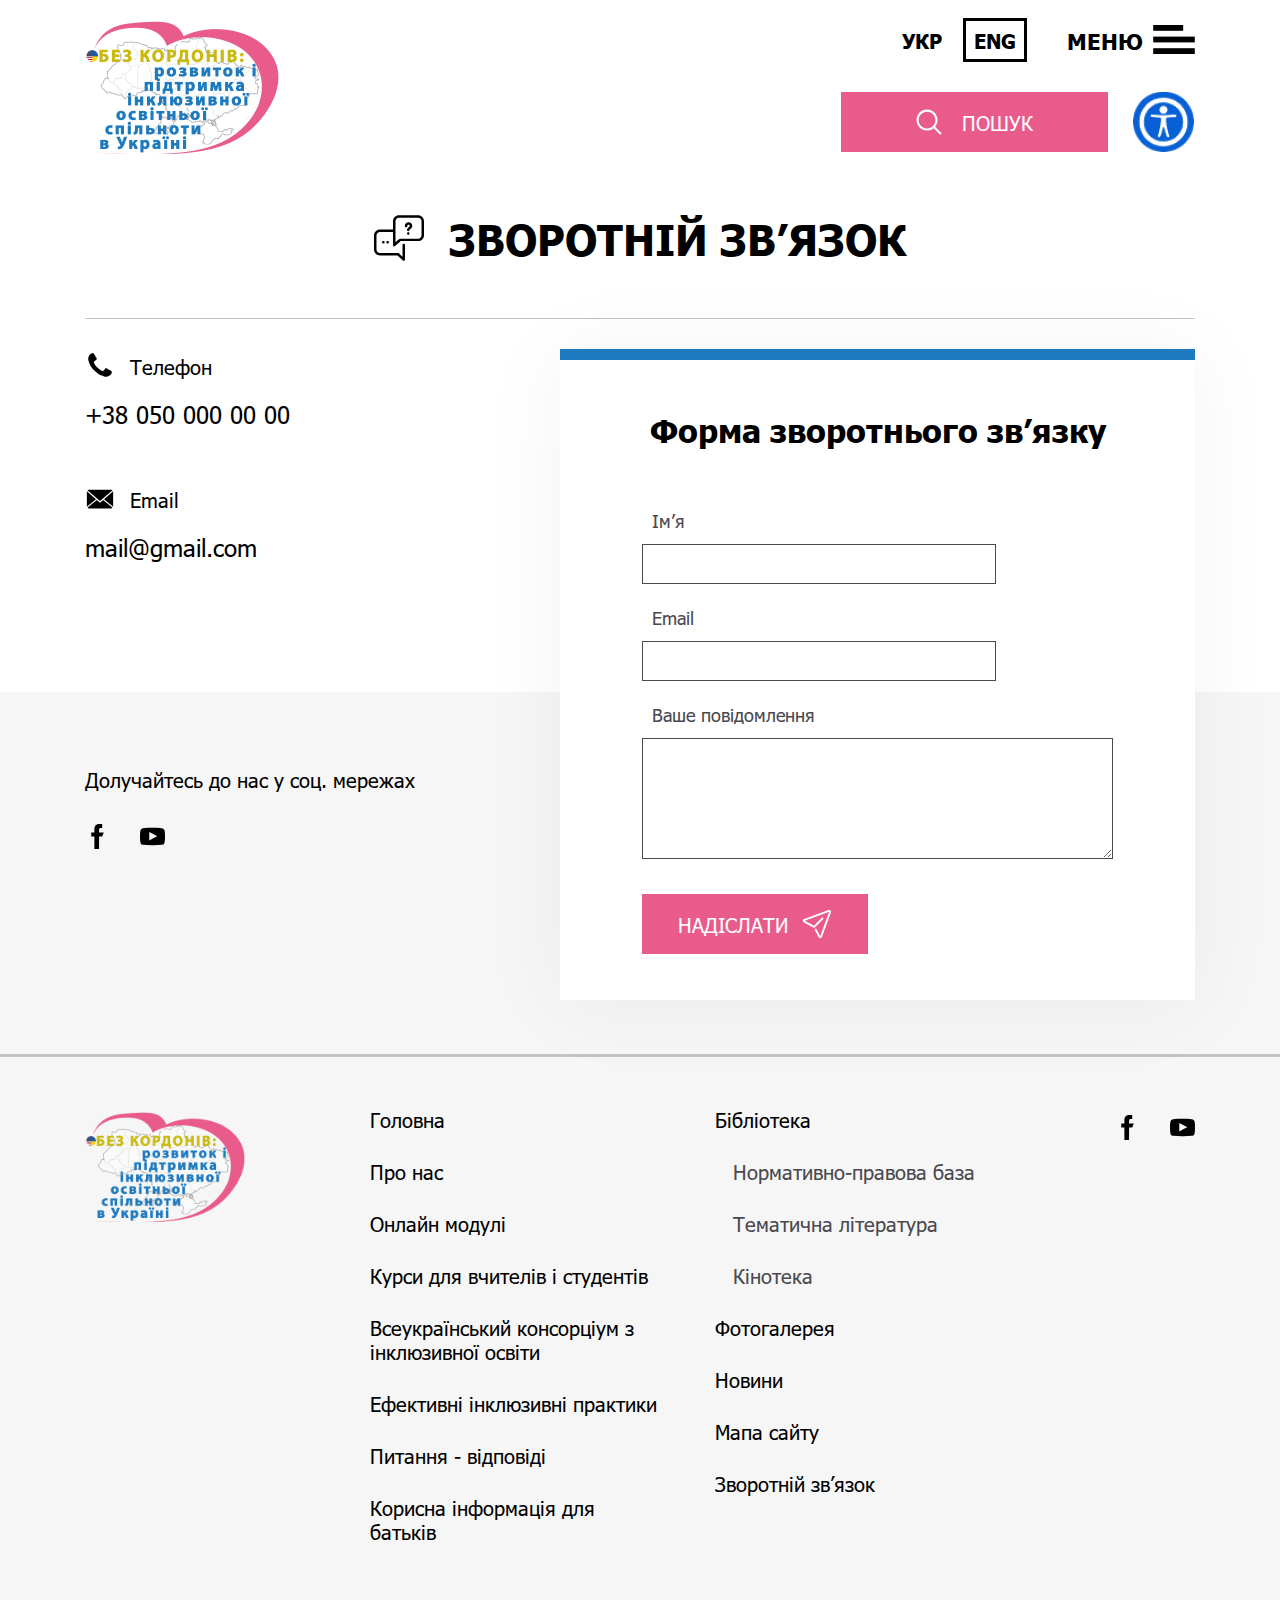
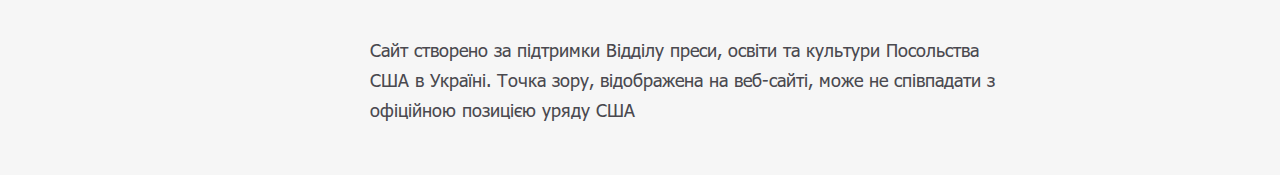
<file: feedback.html>
<!DOCTYPE html>
<html lang="en">
    <head>
        <meta charset="UTF-8" />
        <meta name="viewport" content="width=device-width, initial-scale=1.0" />
        <meta http-equiv="X-UA-Compatible" content="ie=edge" />
        <title>Education</title>
        <link rel="shortcut icon" href="#" type="image/x-icon" />
        <!-- fonts -->
        <link rel="stylesheet" href="https://maxcdn.bootstrapcdn.com/font-awesome/4.7.0/css/font-awesome.min.css" />
        <link href="https://fonts.googleapis.com/css?family=Roboto:400,500,700&amp;subset=cyrillic" rel="stylesheet" />
        <!-- style bootstrap -->
        <link rel="stylesheet" href="css/bootstrap.min.css" />
        <!-- main style -->
        <link rel="stylesheet" href="css/main.css" />
    </head>

    <body>
        <!-- header start -->
        <header class="header">
            <div class="container">
                <nav class="header__nav d-flex justify-content-between align-items-center">
                    <a href="index.html" class="logo"><img src="image/logo.png" alt="logo"/></a>
                    <div class="header__group">
                        <div class="d-flex justify-content-end align-items-center mb-4">
                            <ul class="language d-flex">
                                <li><a class="language__item" href="#">УКР</a></li>
                                <li><a class="language__item active" href="#">ENG</a></li>
                            </ul>
                            <button type="menu" class="menu__btn">
                                меню
                                <span></span>
                            </button>
                        </div>
                        <div class="d-flex justify-content-end align-items-center">
                            <form class="search">
                                <input type="search" class="search__input" />
                                <div class="search__btn">
                                    <img src="icons/magnifying-glass.svg" alt="magnifying-glass" /><span>пошук</span>
                                </div>
                            </form>
                            <div id="plugin"><img src="icons/btn.png" alt="" /></div>
                        </div>
                    </div>
                    <div class="menu">
                        <div class="menu__content d-flex justify-content-around">
                            <ul class="menu__item">
                                <li><a href="index.html">Головна</a></li>
                                <li><a href="about-us.html">Про нас</a></li>
                                <li><a href="#">Онлайн модулі</a></li>
                                <li><a href="#">Курси для вчителів і студентів</a></li>
                                <li><a href="#">Всеукраїнський консорціум з інклюзивної освіти</a></li>
                                <li><a href="#">Ефективні інклюзивні практики</a></li>
                                <li><a href="FAQ.html">Питання - відповіді</a></li>
                                <li><a href="#">Корисна інформація для батьків</a></li>
                            </ul>
                            <ul class="menu__item">
                                <li>
                                    <a href="#">Бібліотека</a>
                                    <ul>
                                        <li><a href="#">Нормативно-правова база</a></li>
                                        <li><a href="literature.html">Тематична література</a></li>
                                        <li><a href="video-page.html">Кінотека</a></li>
                                    </ul>
                                </li>
                                <li><a href="#">Фотогалерея</a></li>
                                <li><a href="news.html">Новини</a></li>
                                <li><a href="map.html">Мапа сайту</a></li>
                                <li><a href="#">Зворотній зв’язок</a></li>
                            </ul>
                        </div>
                    </div>
                </nav>
            </div>
        </header>
        <!-- header end -->

        <main>
            <section class="feedback">
                <div class="container">
                    <h2 class="title-section mt-4"><img src="icons/discuss-issue.svg" alt="discuss-issue" />Зворотній зв’язок</h2>
                    <div class="line-title"></div>
                    <div class="row mt-4">
                        <div class="col-12 col-md-4 col-lg-5 order-2 order-md-1 feedback__contacts">
                            <ul class="contacts">
                                <li class="contacts__item">
                                    <span class="d-flex align-items-center"><img src="icons/phone.svg" alt="phone" />Телефон</span>
                                    <a href="tel:+380500000000 ">+38 050 000 00 00 </a>
                                </li>
                                <li class="contacts__item">
                                    <span class="d-flex align-items-center"><img src="icons/email.svg" alt="email" />Email</span>
                                    <p>mail@gmail.com</p>
                                </li>
                            </ul>
                            <div class="feedback__social-link">
                                <p>Долучайтесь до нас у соц. мережах</p>
                                <div class="social-icon d-flex">
                                    <a href="#">
                                        <img src="icons/facebook.svg" alt="facebook" />
                                    </a>
                                    <a href="#">
                                        <img src="icons/youtube-symbol.svg" alt="youtube" />
                                    </a>
                                </div>
                            </div>
                        </div>
                        <div class="col-12 col-md-8 col-lg-7 order-1">
                            <form class="feedback__form">
                                <h4 class="text-center">Форма зворотнього зв’язку</h4>
                                <div class="form-group">
                                    <label for="nameInput">Ім’я</label>
                                    <input type="text" class="form-control" id="nameInput" />
                                </div>
                                <div class="form-group">
                                    <label for="emailInput">Email</label>
                                    <input type="email" class="form-control" id="emailInput" aria-describedby="emailHelp" />
                                </div>
                                <div class="form-group">
                                    <label for="textareaField">Ваше повідомлення</label>
                                    <textarea class="form-control form-control_textarea" id="textareaField" cols="30" rows="4"></textarea>
                                </div>
                                <button type="submit" class="btn-pink feedback__btn-send">Надіслати <img src="icons/plane.svg" alt="plane" /></button>
                            </form>
                        </div>
                    </div>
                </div>
            </section>
        </main>

        <!-- footer start -->
        <footer class="footer">
            <div class="container">
                <div class="row">
                    <div class="col-12 col-md-2">
                        <a href="index.html" class="footer__logo"><img src="image/logo.png" alt=""/></a>
                    </div>
                    <div class="col-12 col-md-8 col-xl-7 offset-xl-1">
                        <div class="footer__menu d-flex justify-content-between">
                            <ul class="footer__menu-item">
                                <li><a href="index.html">Головна</a></li>
                                <li><a href="about-us.html">Про нас</a></li>
                                <li><a href="#">Онлайн модулі</a></li>
                                <li><a href="#">Курси для вчителів і студентів</a></li>
                                <li><a href="#">Всеукраїнський консорціум з інклюзивної освіти</a></li>
                                <li><a href="#">Ефективні інклюзивні практики</a></li>
                                <li><a href="FAQ.html">Питання - відповіді</a></li>
                                <li><a href="#">Корисна інформація для батьків</a></li>
                            </ul>
                            <ul class="footer__menu-item">
                                <li>
                                    <a href="#">Бібліотека</a>
                                    <ul>
                                        <li><a href="#">Нормативно-правова база</a></li>
                                        <li><a href="literature.html">Тематична література</a></li>
                                        <li><a href="video-page.html">Кінотека</a></li>
                                    </ul>
                                </li>
                                <li><a href="#">Фотогалерея</a></li>
                                <li><a href="news.html">Новини</a></li>
                                <li><a href="map.html">Мапа сайту</a></li>
                                <li><a href="#">Зворотній зв’язок</a></li>
                            </ul>
                        </div>
                        <p>
                            Сайт створено за підтримки Відділу преси, освіти та культури Посольства США в Україні. Точка зору, відображена
                            на веб-сайті, може не співпадати з офіційною позицією уряду США
                        </p>
                    </div>
                    <div class="col-12 col-md-2">
                        <div class="social-icon d-flex justify-content-md-end justify-content-center">
                            <a href="#">
                                <img src="icons/facebook.svg" alt="facebook" />
                            </a>
                            <a href="#">
                                <img src="icons/youtube-symbol.svg" alt="youtube" />
                            </a>
                        </div>
                    </div>
                </div>
            </div>
        </footer>
        <!-- footer end -->
        <script src="js/jquery-3.3.1.min.js"></script>
        <script src="js/main.js"></script>
    </body>
</html>
</file>
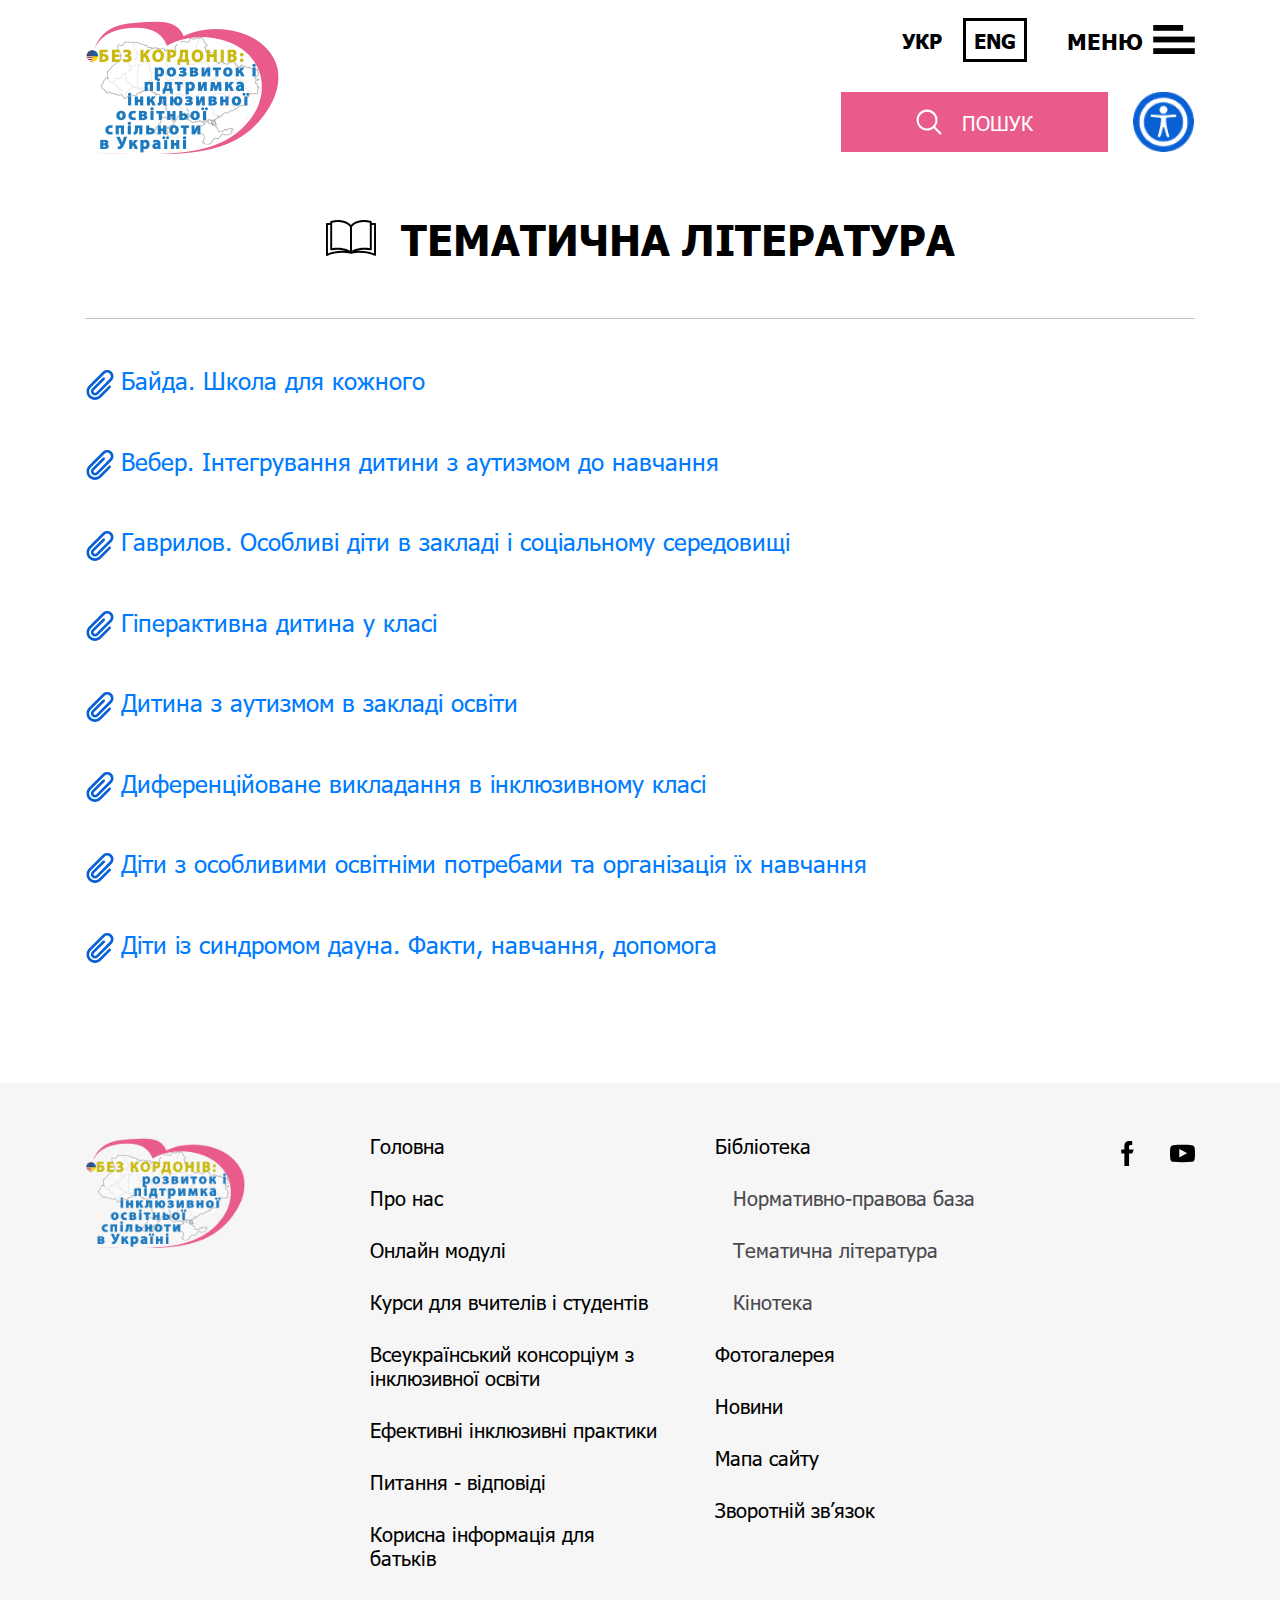
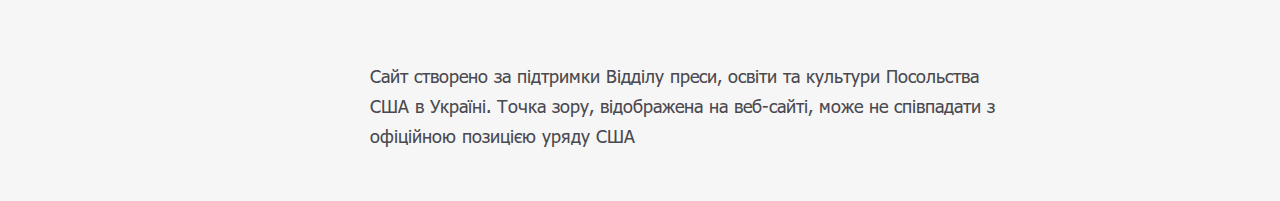
<file: literature.html>
<!DOCTYPE html>
<html lang="en">
    <head>
        <meta charset="UTF-8" />
        <meta name="viewport" content="width=device-width, initial-scale=1.0" />
        <meta http-equiv="X-UA-Compatible" content="ie=edge" />
        <title>Education</title>
        <link rel="shortcut icon" href="#" type="image/x-icon" />
        <!-- fonts -->
        <link rel="stylesheet" href="https://maxcdn.bootstrapcdn.com/font-awesome/4.7.0/css/font-awesome.min.css" />
        <link href="https://fonts.googleapis.com/css?family=Roboto:400,500,700&amp;subset=cyrillic" rel="stylesheet" />
        <!-- style bootstrap -->
        <link rel="stylesheet" href="css/bootstrap.min.css" />
        <!-- main style -->
        <link rel="stylesheet" href="css/main.css" />
    </head>

    <body>
        <!-- header start -->
        <header class="header">
            <div class="container">
                <nav class="header__nav d-flex justify-content-between align-items-center">
                    <a href="index.html" class="logo"><img src="image/logo.png" alt="logo"/></a>
                    <div class="header__group">
                        <div class="d-flex justify-content-end align-items-center mb-4">
                            <ul class="language d-flex">
                                <li><a class="language__item" href="#">УКР</a></li>
                                <li><a class="language__item active" href="#">ENG</a></li>
                            </ul>
                            <button type="menu" class="menu__btn">
                                меню
                                <span></span>
                            </button>
                        </div>
                        <div class="d-flex justify-content-end align-items-center">
                            <form class="search">
                                <input type="search" class="search__input" />
                                <div class="search__btn">
                                    <img src="icons/magnifying-glass.svg" alt="magnifying-glass" /><span>пошук</span>
                                </div>
                            </form>
                            <div id="plugin"><img src="icons/btn.png" alt="" /></div>
                        </div>
                    </div>
                    <div class="menu">
                        <div class="menu__content d-flex justify-content-around">
                            <ul class="menu__item">
                                <li><a href="index.html">Головна</a></li>
                                <li><a href="about-us.html">Про нас</a></li>
                                <li><a href="#">Онлайн модулі</a></li>
                                <li><a href="#">Курси для вчителів і студентів</a></li>
                                <li><a href="#">Всеукраїнський консорціум з інклюзивної освіти</a></li>
                                <li><a href="#">Ефективні інклюзивні практики</a></li>
                                <li><a href="FAQ.html">Питання - відповіді</a></li>
                                <li><a href="#">Корисна інформація для батьків</a></li>
                            </ul>
                            <ul class="menu__item">
                                <li>
                                    <a href="#">Бібліотека</a>
                                    <ul>
                                        <li><a href="#">Нормативно-правова база</a></li>
                                        <li><a href="literature.html">Тематична література</a></li>
                                        <li><a href="video-page.html">Кінотека</a></li>
                                    </ul>
                                </li>
                                <li><a href="#">Фотогалерея</a></li>
                                <li><a href="news.html">Новини</a></li>
                                <li><a href="map.html">Мапа сайту</a></li>
                                <li><a href="#">Зворотній зв’язок</a></li>
                            </ul>
                        </div>
                    </div>
                </nav>
            </div>
        </header>
        <!-- header end -->

        <main>
            <div class="container">
                <h2 class="title-section mt-4"><img src="icons/book.svg" alt="book" />Тематична література</h2>
                <div class="line-title"></div>
                <div class="row">
                    <div class="col-lg-10">
                        <ul class="list-of-literature">
                            <li>
                                <a href="">
                                    <img src="icons/clip (1).svg" alt="" />
                                    <span>Байда. Школа для кожного</span>
                                </a>
                            </li>
                            <li>
                                <a href="">
                                    <img src="icons/clip (1).svg" alt="" />
                                    <span>Вебер. Інтегрування дитини з аутизмом до навчання</span>
                                </a>
                            </li>
                            <li>
                                <a href="">
                                    <img src="icons/clip (1).svg" alt="" />
                                    <span>Гаврилов. Особливі діти в закладі і соціальному середовищі</span>
                                </a>
                            </li>
                            <li>
                                <a href="">
                                    <img src="icons/clip (1).svg" alt="" />
                                    <span>Гіперактивна дитина у класі</span>
                                </a>
                            </li>
                            <li>
                                <a href="">
                                    <img src="icons/clip (1).svg" alt="" />
                                    <span>Дитина з аутизмом в закладі освіти</span>
                                </a>
                            </li>
                            <li>
                                <a href="">
                                    <img src="icons/clip (1).svg" alt="" />
                                    <span>Диференційоване викладання в інклюзивному класі</span>
                                </a>
                            </li>
                            <li>
                                <a href="">
                                    <img src="icons/clip (1).svg" alt="" />
                                    <span>Діти з особливими освітніми потребами та організація їх навчання</span>
                                </a>
                            </li>
                            <li>
                                <a href="">
                                    <img src="icons/clip (1).svg" alt="" />
                                    <span>Діти із синдромом дауна. Факти, навчання, допомога</span>
                                </a>
                            </li>
                        </ul>
                    </div>
                </div>
            </div>
        </main>

        <!-- footer start -->
        <footer class="footer">
            <div class="container">
                <div class="row">
                    <div class="col-12 col-md-2">
                        <a href="index.html" class="footer__logo"><img src="image/logo.png" alt=""/></a>
                    </div>
                    <div class="col-12 col-md-8 col-xl-7 offset-xl-1">
                        <div class="footer__menu d-flex justify-content-between">
                            <ul class="footer__menu-item">
                                <li><a href="index.html">Головна</a></li>
                                <li><a href="about-us.html">Про нас</a></li>
                                <li><a href="#">Онлайн модулі</a></li>
                                <li><a href="#">Курси для вчителів і студентів</a></li>
                                <li><a href="#">Всеукраїнський консорціум з інклюзивної освіти</a></li>
                                <li><a href="#">Ефективні інклюзивні практики</a></li>
                                <li><a href="FAQ.html">Питання - відповіді</a></li>
                                <li><a href="#">Корисна інформація для батьків</a></li>
                            </ul>
                            <ul class="footer__menu-item">
                                <li>
                                    <a href="#">Бібліотека</a>
                                    <ul>
                                        <li><a href="#">Нормативно-правова база</a></li>
                                        <li><a href="literature.html">Тематична література</a></li>
                                        <li><a href="video-page.html">Кінотека</a></li>
                                    </ul>
                                </li>
                                <li><a href="#">Фотогалерея</a></li>
                                <li><a href="news.html">Новини</a></li>
                                <li><a href="map.html">Мапа сайту</a></li>
                                <li><a href="#">Зворотній зв’язок</a></li>
                            </ul>
                        </div>
                        <p>
                            Сайт створено за підтримки Відділу преси, освіти та культури Посольства США в Україні. Точка зору, відображена
                            на веб-сайті, може не співпадати з офіційною позицією уряду США
                        </p>
                    </div>
                    <div class="col-12 col-md-2">
                        <div class="social-icon d-flex justify-content-md-end justify-content-center">
                            <a href="#">
                                <img src="icons/facebook.svg" alt="facebook" />
                            </a>
                            <a href="#">
                                <img src="icons/youtube-symbol.svg" alt="youtube" />
                            </a>
                        </div>
                    </div>
                </div>
            </div>
        </footer>
        <!-- footer end -->
        <script src="js/jquery-3.3.1.min.js"></script>
        <script src="js/main.js"></script>
    </body>
</html>
</file>
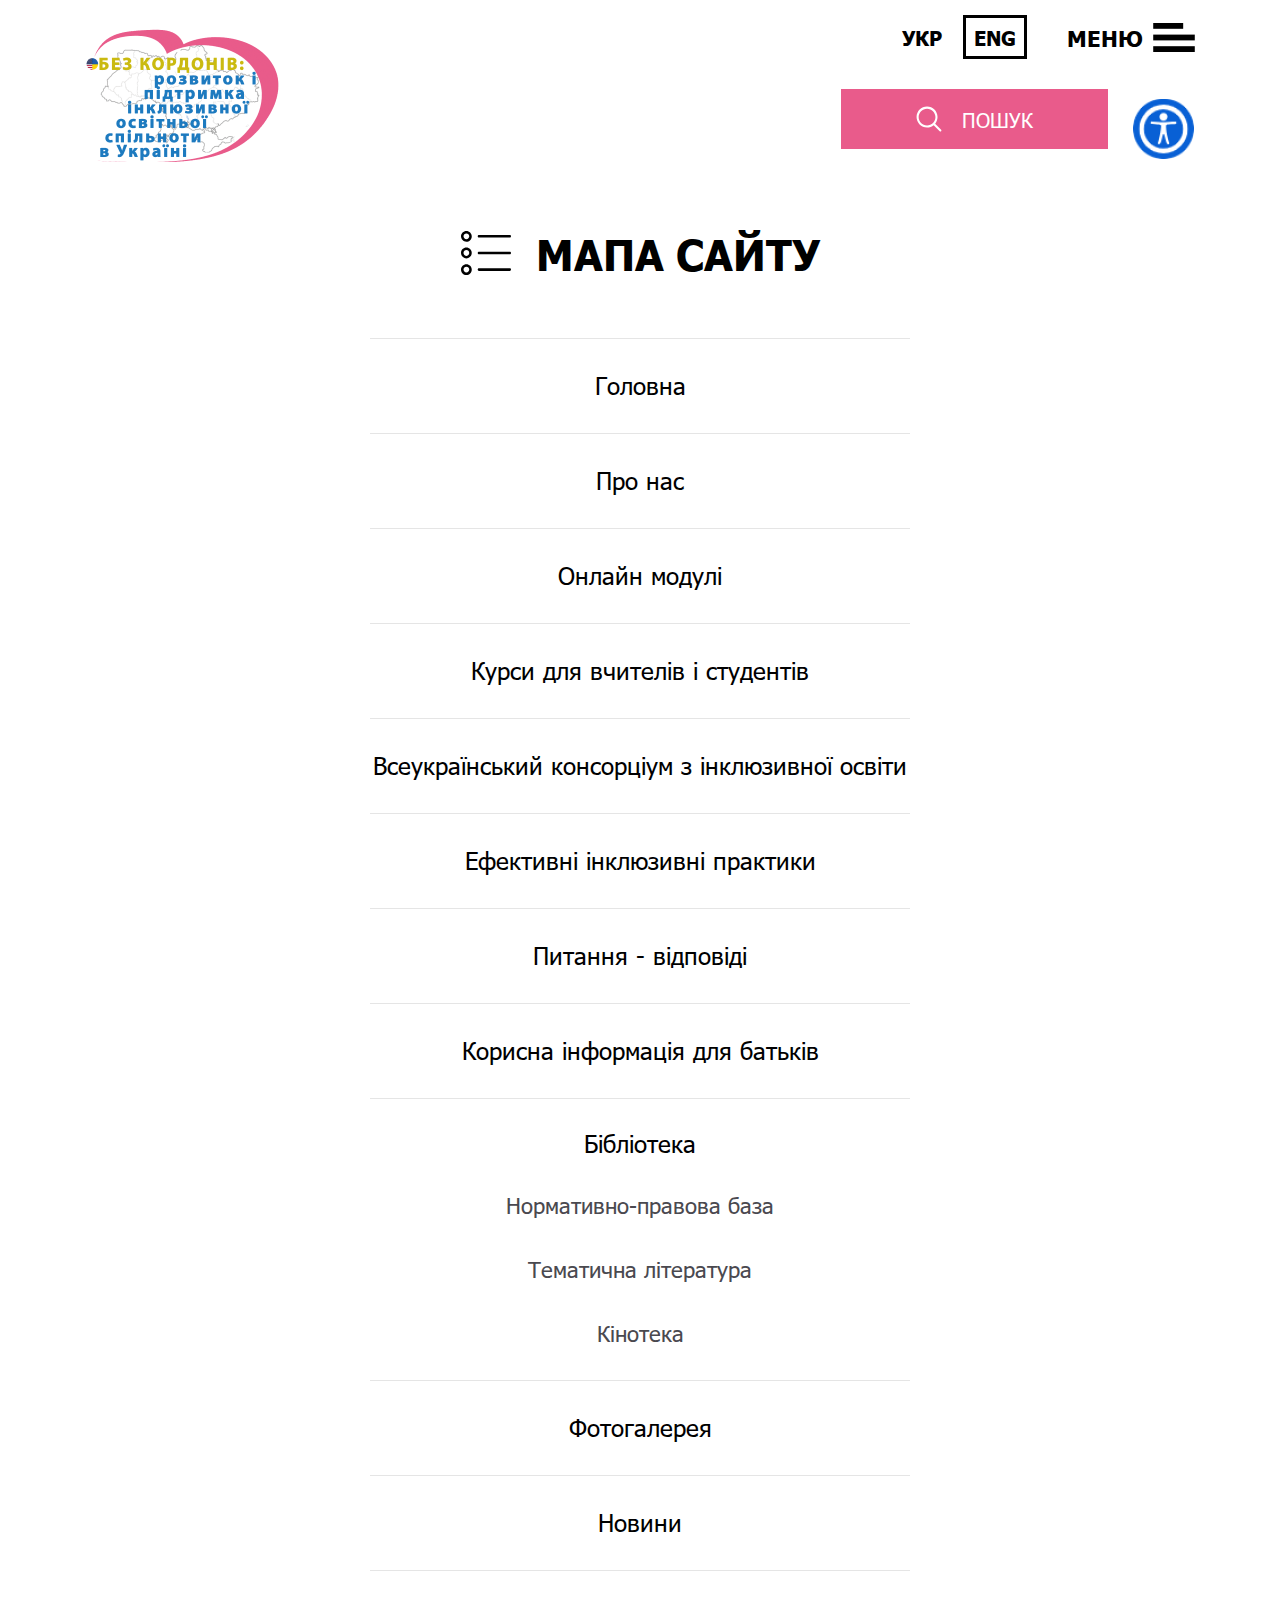
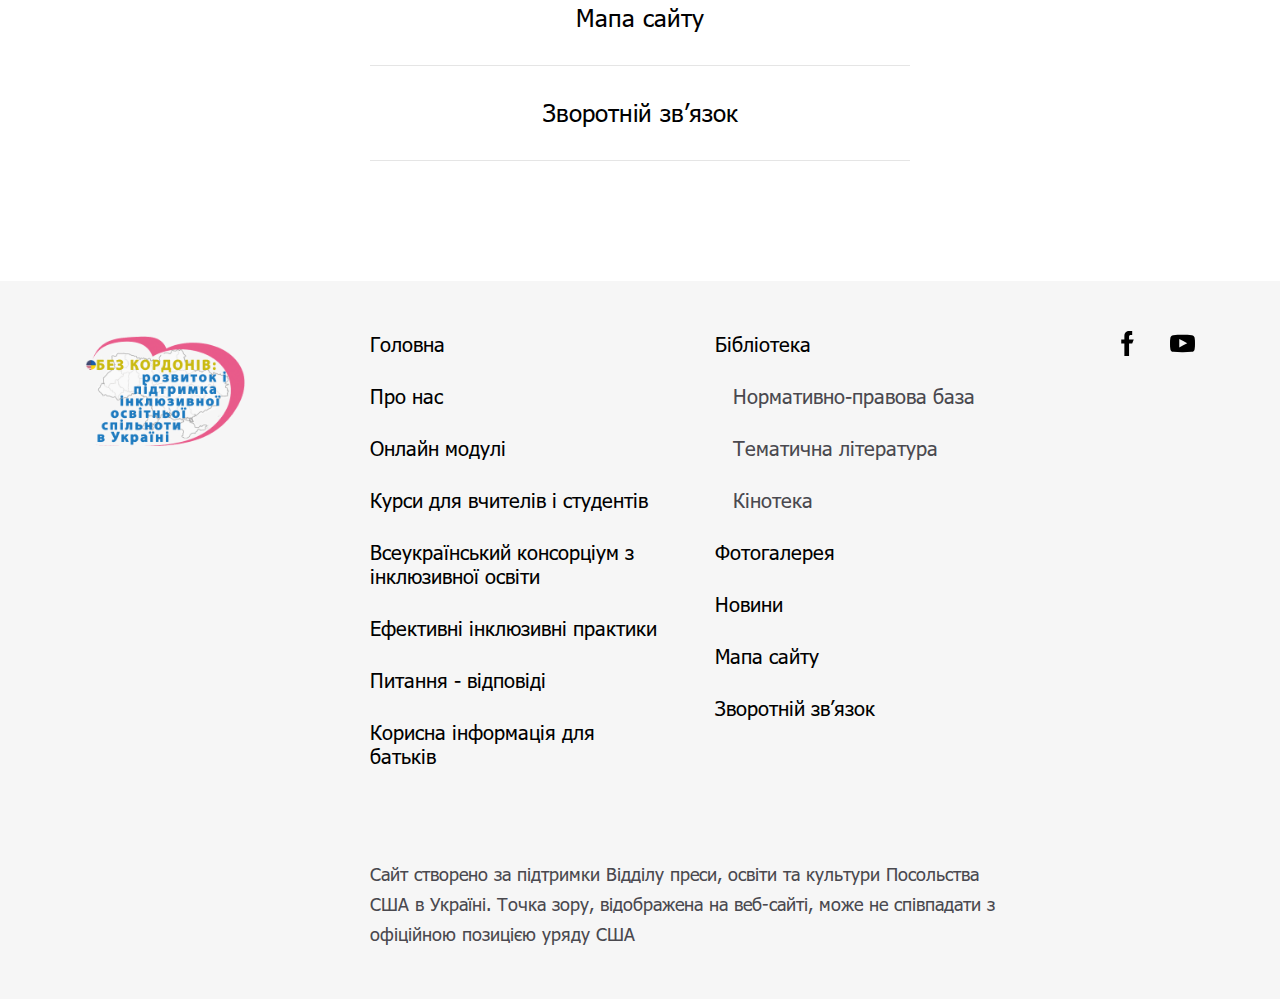
<file: map.html>
<html lang="en">
    <head>
        <meta charset="UTF-8" />
        <meta name="viewport" content="width=device-width, initial-scale=1.0" />
        <meta http-equiv="X-UA-Compatible" content="ie=edge" />
        <title>Education</title>
        <link rel="shortcut icon" href="#" type="image/x-icon" />
        <!-- fonts -->
        <link rel="stylesheet" href="https://maxcdn.bootstrapcdn.com/font-awesome/4.7.0/css/font-awesome.min.css" />
        <link href="https://fonts.googleapis.com/css?family=Roboto:400,500,700&amp;subset=cyrillic" rel="stylesheet" />
        <!-- style bootstrap -->
        <link rel="stylesheet" href="css/bootstrap.min.css" />
        <!-- main style -->
        <link rel="stylesheet" href="css/main.css" />
    </head>

    <body>
        <!-- header start -->
        <header class="header">
            <div class="container">
                <nav class="header__nav d-flex justify-content-between align-items-center">
                    <a href="index.html" class="logo"><img src="image/logo.png" alt="logo"/></a>
                    <div class="header__group">
                        <div class="d-flex justify-content-end align-items-center mb-4">
                            <ul class="language d-flex">
                                <li><a class="language__item" href="#">УКР</a></li>
                                <li><a class="language__item active" href="#">ENG</a></li>
                            </ul>
                            <button type="menu" class="menu__btn">
                                меню
                                <span></span>
                            </button>
                        </div>
                        <div class="d-flex justify-content-end align-items-center">
                            <form class="search">
                                <input type="search" class="search__input" />
                                <div class="search__btn">
                                    <img src="icons/magnifying-glass.svg" alt="magnifying-glass" /><span>пошук</span>
                                </div>
                            </form>
                            <div id="plugin"><img src="icons/btn.png" alt="" /></div>
                        </div>
                    </div>
                    <div class="menu">
                        <div class="menu__content d-flex justify-content-around">
                            <ul class="menu__item">
                                <li><a href="index.html">Головна</a></li>
                                <li><a href="about-us.html">Про нас</a></li>
                                <li><a href="#">Онлайн модулі</a></li>
                                <li><a href="#">Курси для вчителів і студентів</a></li>
                                <li><a href="#">Всеукраїнський консорціум з інклюзивної освіти</a></li>
                                <li><a href="#">Ефективні інклюзивні практики</a></li>
                                <li><a href="FAQ.html">Питання - відповіді</a></li>
                                <li><a href="#">Корисна інформація для батьків</a></li>
                            </ul>
                            <ul class="menu__item">
                                <li>
                                    <a href="#">Бібліотека</a>
                                    <ul>
                                        <li><a href="#">Нормативно-правова база</a></li>
                                        <li><a href="literature.html">Тематична література</a></li>
                                        <li><a href="video-page.html">Кінотека</a></li>
                                    </ul>
                                </li>
                                <li><a href="#">Фотогалерея</a></li>
                                <li><a href="news.html">Новини</a></li>
                                <li><a href="map.html">Мапа сайту</a></li>
                                <li><a href="#">Зворотній зв’язок</a></li>
                            </ul>
                        </div>
                    </div>
                </nav>
            </div>
        </header>
        <!-- header end -->
        <main>
            <div class="container map-container">
                <h2 class="title-section mt-4"><img src="icons/list.svg" alt="list " />Мапа сайту</h2>
                <div class="row ">
                    <div class="col-xl-6">
                        <ul class="map-list">
                            <li><a href="">Головна</a></li>
                            <li><a href="">Про нас</a></li>
                            <li><a href="">Онлайн модулі</a></li>
                            <li><a href="">Курси для вчителів і студентів</a></li>
                            <li><a href="">Всеукраїнський консорціум з інклюзивної освіти</a></li>
                            <li><a href="">Ефективні інклюзивні практики</a></li>
                            <li><a href="">Питання - відповіді</a></li>
                            <li><a href="">Корисна інформація для батьків</a></li>
                            <li>
                                <a href="#">Бібліотека</a>
                                <ul>
                                    <li><a href="#">Нормативно-правова база</a></li>
                                    <li><a href="#">Тематична література</a></li>
                                    <li><a href="#">Кінотека</a></li>
                                </ul>
                            </li>
                            <li><a href="">Фотогалерея</a></li>
                            <li><a href="">Новини</a></li>
                            <li><a href="">Мапа сайту</a></li>
                            <li><a href="">Зворотній зв’язок</a></li>
                        </ul>
                    </div>
                </div>
            </div>
        </main>

        <!-- footer start -->
        <footer class="footer">
            <div class="container">
                <div class="row">
                    <div class="col-12 col-md-2">
                        <a href="index.html" class="footer__logo"><img src="image/logo.png" alt=""/></a>
                    </div>
                    <div class="col-12 col-md-8 col-xl-7 offset-xl-1">
                        <div class="footer__menu d-flex justify-content-between">
                            <ul class="footer__menu-item">
                                <li><a href="index.html">Головна</a></li>
                                <li><a href="about-us.html">Про нас</a></li>
                                <li><a href="#">Онлайн модулі</a></li>
                                <li><a href="#">Курси для вчителів і студентів</a></li>
                                <li><a href="#">Всеукраїнський консорціум з інклюзивної освіти</a></li>
                                <li><a href="#">Ефективні інклюзивні практики</a></li>
                                <li><a href="FAQ.html">Питання - відповіді</a></li>
                                <li><a href="#">Корисна інформація для батьків</a></li>
                            </ul>
                            <ul class="footer__menu-item">
                                <li>
                                    <a href="#">Бібліотека</a>
                                    <ul>
                                        <li><a href="#">Нормативно-правова база</a></li>
                                        <li><a href="literature.html">Тематична література</a></li>
                                        <li><a href="video-page.html">Кінотека</a></li>
                                    </ul>
                                </li>
                                <li><a href="#">Фотогалерея</a></li>
                                <li><a href="news.html">Новини</a></li>
                                <li><a href="map.html">Мапа сайту</a></li>
                                <li><a href="#">Зворотній зв’язок</a></li>
                            </ul>
                        </div>
                        <p>
                            Сайт створено за підтримки Відділу преси, освіти та культури Посольства США в Україні. Точка зору, відображена
                            на веб-сайті, може не співпадати з офіційною позицією уряду США
                        </p>
                    </div>
                    <div class="col-12 col-md-2">
                        <div class="social-icon d-flex justify-content-md-end justify-content-center">
                            <a href="#">
                                <img src="icons/facebook.svg" alt="facebook" />
                            </a>
                            <a href="#">
                                <img src="icons/youtube-symbol.svg" alt="youtube" />
                            </a>
                        </div>
                    </div>
                </div>
            </div>
        </footer>
        <!-- footer end -->
        <script src="js/jquery-3.3.1.min.js"></script>
        <script src="js/main.js"></script>
    </body>
</html>
</file>
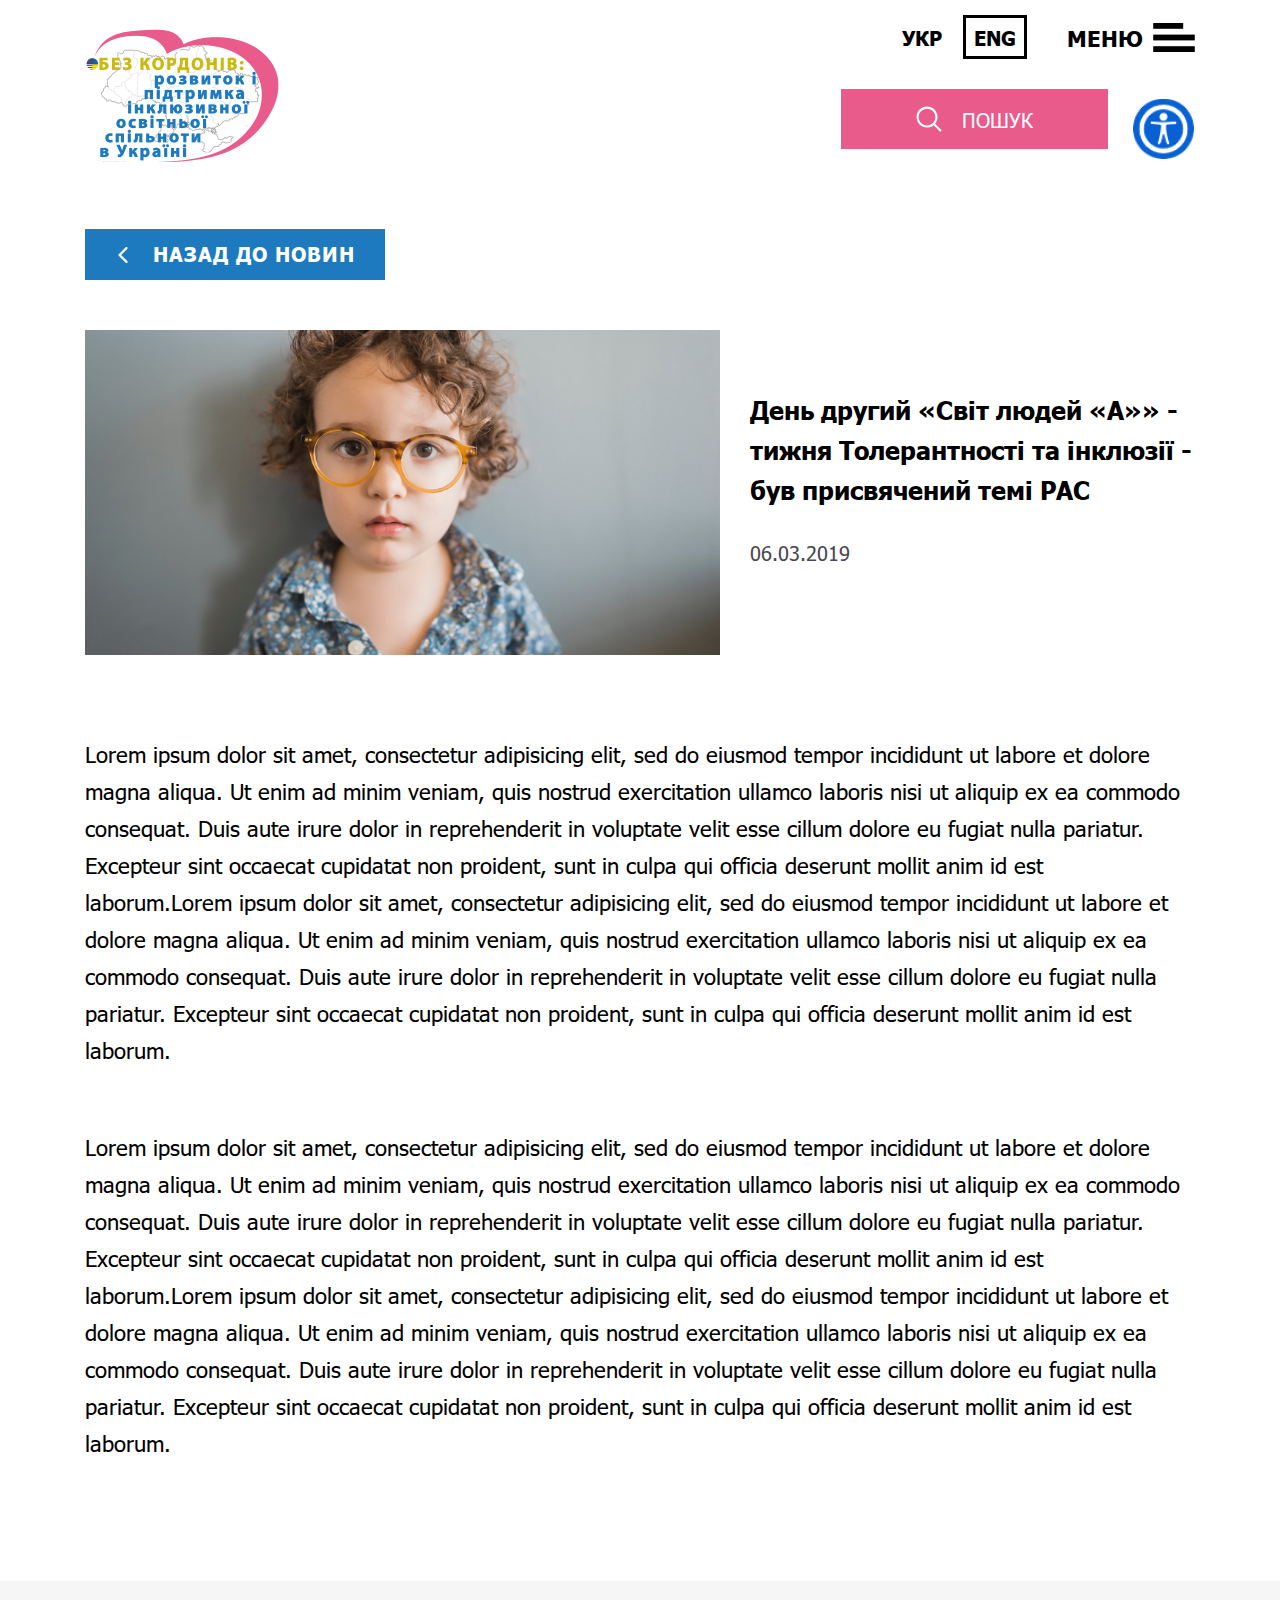
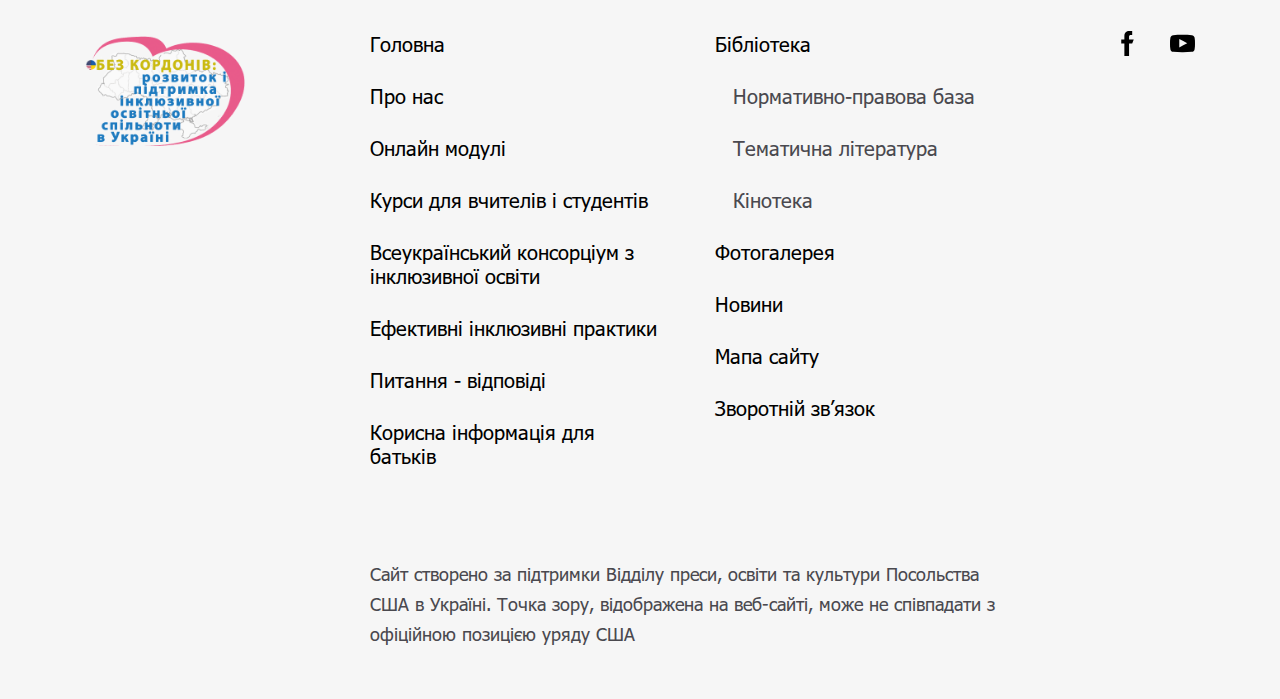
<file: news-open.html>
<html lang="en">
    <head>
        <meta charset="UTF-8" />
        <meta name="viewport" content="width=device-width, initial-scale=1.0" />
        <meta http-equiv="X-UA-Compatible" content="ie=edge" />
        <title>Education</title>
        <link rel="shortcut icon" href="#" type="image/x-icon" />
        <!-- fonts -->
        <link rel="stylesheet" href="https://maxcdn.bootstrapcdn.com/font-awesome/4.7.0/css/font-awesome.min.css" />
        <link href="https://fonts.googleapis.com/css?family=Roboto:400,500,700&amp;subset=cyrillic" rel="stylesheet" />
        <!-- style bootstrap -->
        <link rel="stylesheet" href="css/bootstrap.min.css" />
        <!-- main style -->
        <link rel="stylesheet" href="css/main.css" />
    </head>

    <body>
        <!-- header start -->
        <header class="header">
            <div class="container">
                <nav class="header__nav d-flex justify-content-between align-items-center">
                    <a href="index.html" class="logo"><img src="image/logo.png" alt="logo"/></a>
                    <div class="header__group">
                        <div class="d-flex justify-content-end align-items-center mb-4">
                            <ul class="language d-flex">
                                <li><a class="language__item" href="#">УКР</a></li>
                                <li><a class="language__item active" href="#">ENG</a></li>
                            </ul>
                            <button type="menu" class="menu__btn">
                                меню
                                <span></span>
                            </button>
                        </div>
                        <div class="d-flex justify-content-end align-items-center">
                            <form class="search">
                                <input type="search" class="search__input" />
                                <div class="search__btn">
                                    <img src="icons/magnifying-glass.svg" alt="magnifying-glass" /><span>пошук</span>
                                </div>
                            </form>
                            <div id="plugin"><img src="icons/btn.png" alt="" /></div>
                        </div>
                    </div>
                    <div class="menu">
                        <div class="menu__content d-flex justify-content-around">
                            <ul class="menu__item">
                                <li><a href="index.html">Головна</a></li>
                                <li><a href="about-us.html">Про нас</a></li>
                                <li><a href="#">Онлайн модулі</a></li>
                                <li><a href="#">Курси для вчителів і студентів</a></li>
                                <li><a href="#">Всеукраїнський консорціум з інклюзивної освіти</a></li>
                                <li><a href="#">Ефективні інклюзивні практики</a></li>
                                <li><a href="FAQ.html">Питання - відповіді</a></li>
                                <li><a href="#">Корисна інформація для батьків</a></li>
                            </ul>
                            <ul class="menu__item">
                                <li>
                                    <a href="#">Бібліотека</a>
                                    <ul>
                                        <li><a href="#">Нормативно-правова база</a></li>
                                        <li><a href="literature.html">Тематична література</a></li>
                                        <li><a href="video-page.html">Кінотека</a></li>
                                    </ul>
                                </li>
                                <li><a href="#">Фотогалерея</a></li>
                                <li><a href="news.html">Новини</a></li>
                                <li><a href="map.html">Мапа сайту</a></li>
                                <li><a href="#">Зворотній зв’язок</a></li>
                            </ul>
                        </div>
                    </div>
                </nav>
            </div>
        </header>
        <!-- header end -->

        <main class="news-open">
            <div class="container">
                <a href="">
                    <div class="btn-back">
                        <img src="icons/arrow-point-to-right (2).svg" alt="" />
                        <strong>назад до новин</strong>
                    </div>
                </a>
                <div class="row">
                    <div class="col-lg-7">
                        <div class="big-img">
                            <img src="image/news/frank-mckenna-595004-unsplash.png" alt="" />
                        </div>
                    </div>
                    <div class="col-lg-5 open-news-title">
                        <div>
                            <strong>
                                День другий «Світ людей «А»» - тижня Толерантності та інклюзії - був присвячений темі РАС
                            </strong>
                            <span class="news-block__date">06.03.2019</span>
                        </div>
                    </div>
                    <div class="col-12">
                        <p class="article">
                            Lorem ipsum dolor sit amet, consectetur adipisicing elit, sed do eiusmod tempor incididunt ut labore et dolore
                            magna aliqua. Ut enim ad minim veniam, quis nostrud exercitation ullamco laboris nisi ut aliquip ex ea commodo
                            consequat. Duis aute irure dolor in reprehenderit in voluptate velit esse cillum dolore eu fugiat nulla
                            pariatur. Excepteur sint occaecat cupidatat non proident, sunt in culpa qui officia deserunt mollit anim id est
                            laborum.Lorem ipsum dolor sit amet, consectetur adipisicing elit, sed do eiusmod tempor incididunt ut labore et
                            dolore magna aliqua. Ut enim ad minim veniam, quis nostrud exercitation ullamco laboris nisi ut aliquip ex ea
                            commodo consequat. Duis aute irure dolor in reprehenderit in voluptate velit esse cillum dolore eu fugiat nulla
                            pariatur. Excepteur sint occaecat cupidatat non proident, sunt in culpa qui officia deserunt mollit anim id est
                            laborum.
                        </p>
                        <p class="article">
                            Lorem ipsum dolor sit amet, consectetur adipisicing elit, sed do eiusmod tempor incididunt ut labore et dolore
                            magna aliqua. Ut enim ad minim veniam, quis nostrud exercitation ullamco laboris nisi ut aliquip ex ea commodo
                            consequat. Duis aute irure dolor in reprehenderit in voluptate velit esse cillum dolore eu fugiat nulla
                            pariatur. Excepteur sint occaecat cupidatat non proident, sunt in culpa qui officia deserunt mollit anim id est
                            laborum.Lorem ipsum dolor sit amet, consectetur adipisicing elit, sed do eiusmod tempor incididunt ut labore et
                            dolore magna aliqua. Ut enim ad minim veniam, quis nostrud exercitation ullamco laboris nisi ut aliquip ex ea
                            commodo consequat. Duis aute irure dolor in reprehenderit in voluptate velit esse cillum dolore eu fugiat nulla
                            pariatur. Excepteur sint occaecat cupidatat non proident, sunt in culpa qui officia deserunt mollit anim id est
                            laborum.
                        </p>
                    </div>
                </div>
            </div>
        </main>

        <!-- footer start -->
        <footer class="footer">
            <div class="container">
                <div class="row">
                    <div class="col-12 col-md-2">
                        <a href="index.html" class="footer__logo"><img src="image/logo.png" alt=""/></a>
                    </div>
                    <div class="col-12 col-md-8 col-xl-7 offset-xl-1">
                        <div class="footer__menu d-flex justify-content-between">
                            <ul class="footer__menu-item">
                                <li><a href="index.html">Головна</a></li>
                                <li><a href="about-us.html">Про нас</a></li>
                                <li><a href="#">Онлайн модулі</a></li>
                                <li><a href="#">Курси для вчителів і студентів</a></li>
                                <li><a href="#">Всеукраїнський консорціум з інклюзивної освіти</a></li>
                                <li><a href="#">Ефективні інклюзивні практики</a></li>
                                <li><a href="FAQ.html">Питання - відповіді</a></li>
                                <li><a href="#">Корисна інформація для батьків</a></li>
                            </ul>
                            <ul class="footer__menu-item">
                                <li>
                                    <a href="#">Бібліотека</a>
                                    <ul>
                                        <li><a href="#">Нормативно-правова база</a></li>
                                        <li><a href="literature.html">Тематична література</a></li>
                                        <li><a href="video-page.html">Кінотека</a></li>
                                    </ul>
                                </li>
                                <li><a href="#">Фотогалерея</a></li>
                                <li><a href="news.html">Новини</a></li>
                                <li><a href="map.html">Мапа сайту</a></li>
                                <li><a href="#">Зворотній зв’язок</a></li>
                            </ul>
                        </div>
                        <p>
                            Сайт створено за підтримки Відділу преси, освіти та культури Посольства США в Україні. Точка зору, відображена
                            на веб-сайті, може не співпадати з офіційною позицією уряду США
                        </p>
                    </div>
                    <div class="col-12 col-md-2">
                        <div class="social-icon d-flex justify-content-md-end justify-content-center">
                            <a href="#">
                                <img src="icons/facebook.svg" alt="facebook" />
                            </a>
                            <a href="#">
                                <img src="icons/youtube-symbol.svg" alt="youtube" />
                            </a>
                        </div>
                    </div>
                </div>
            </div>
        </footer>
        <!-- footer end -->
        <script src="js/jquery-3.3.1.min.js"></script>
        <script src="js/main.js"></script>
    </body>
</html>
</file>
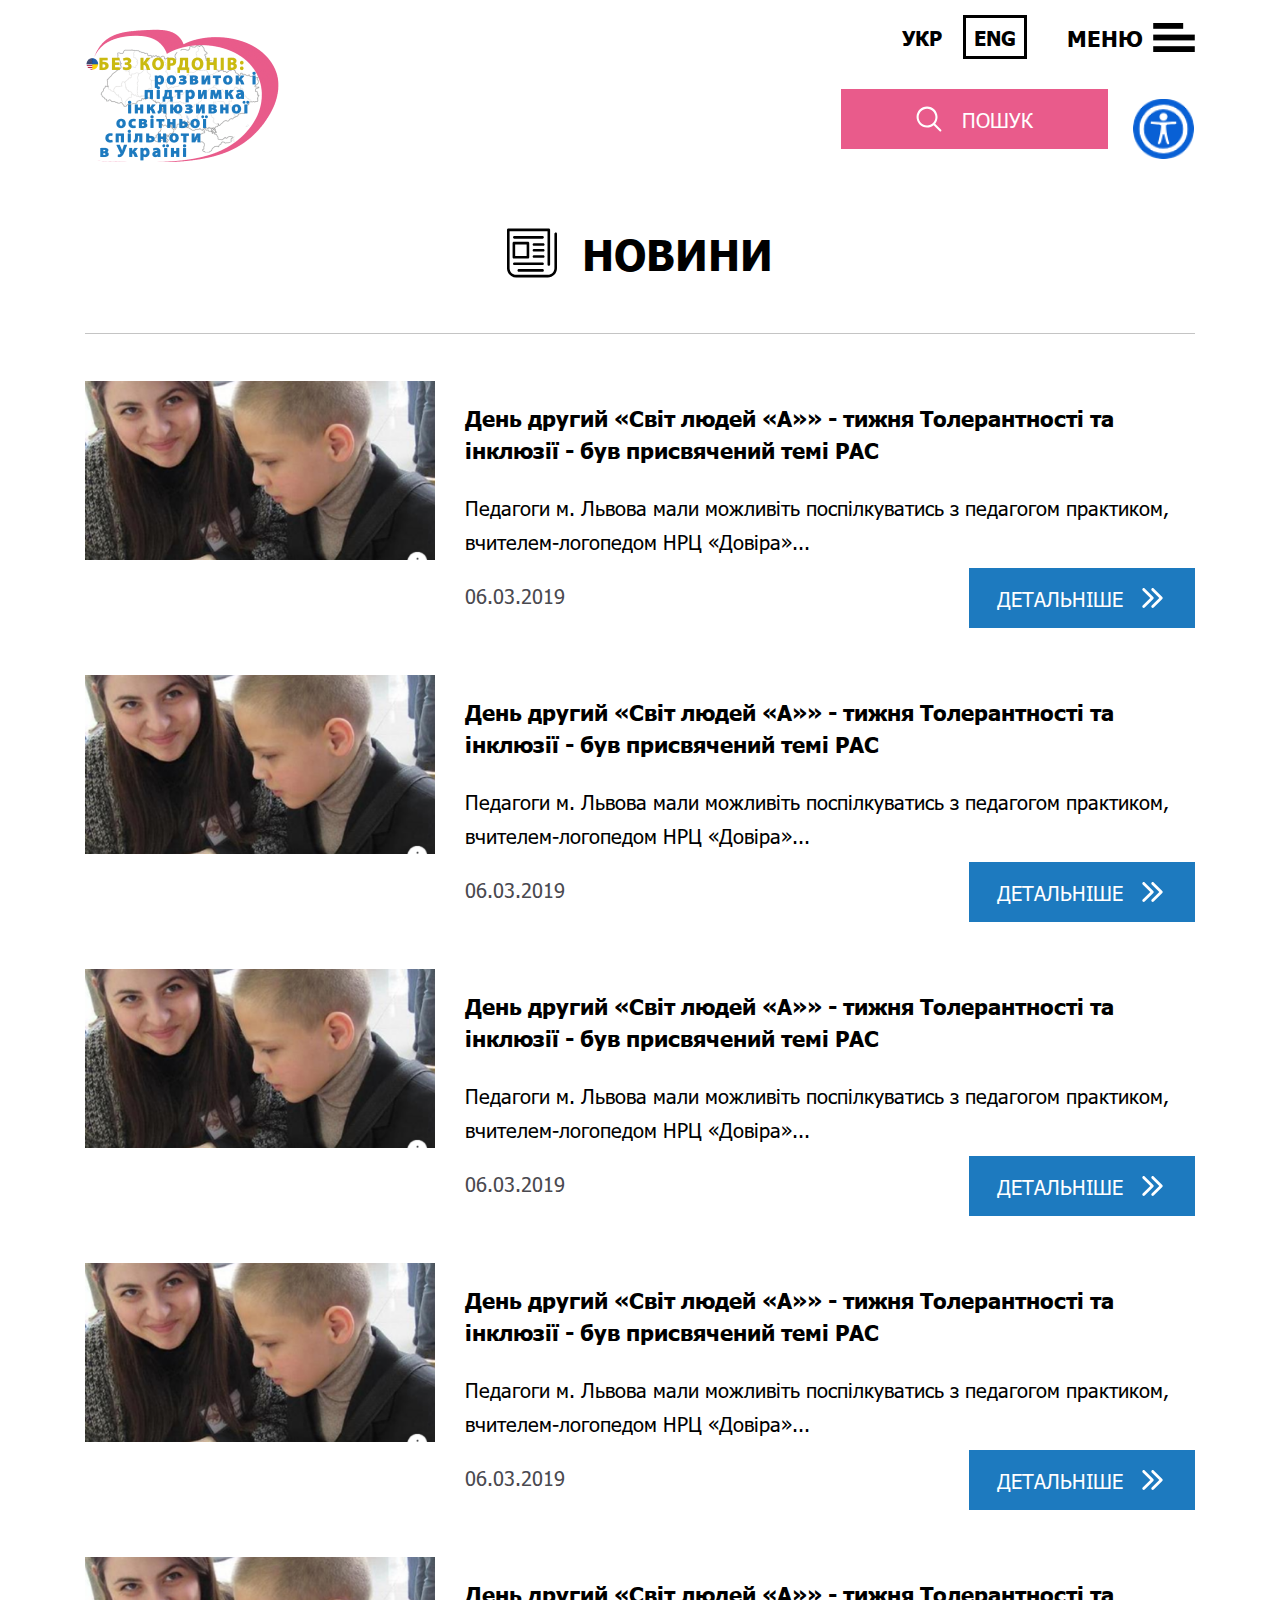
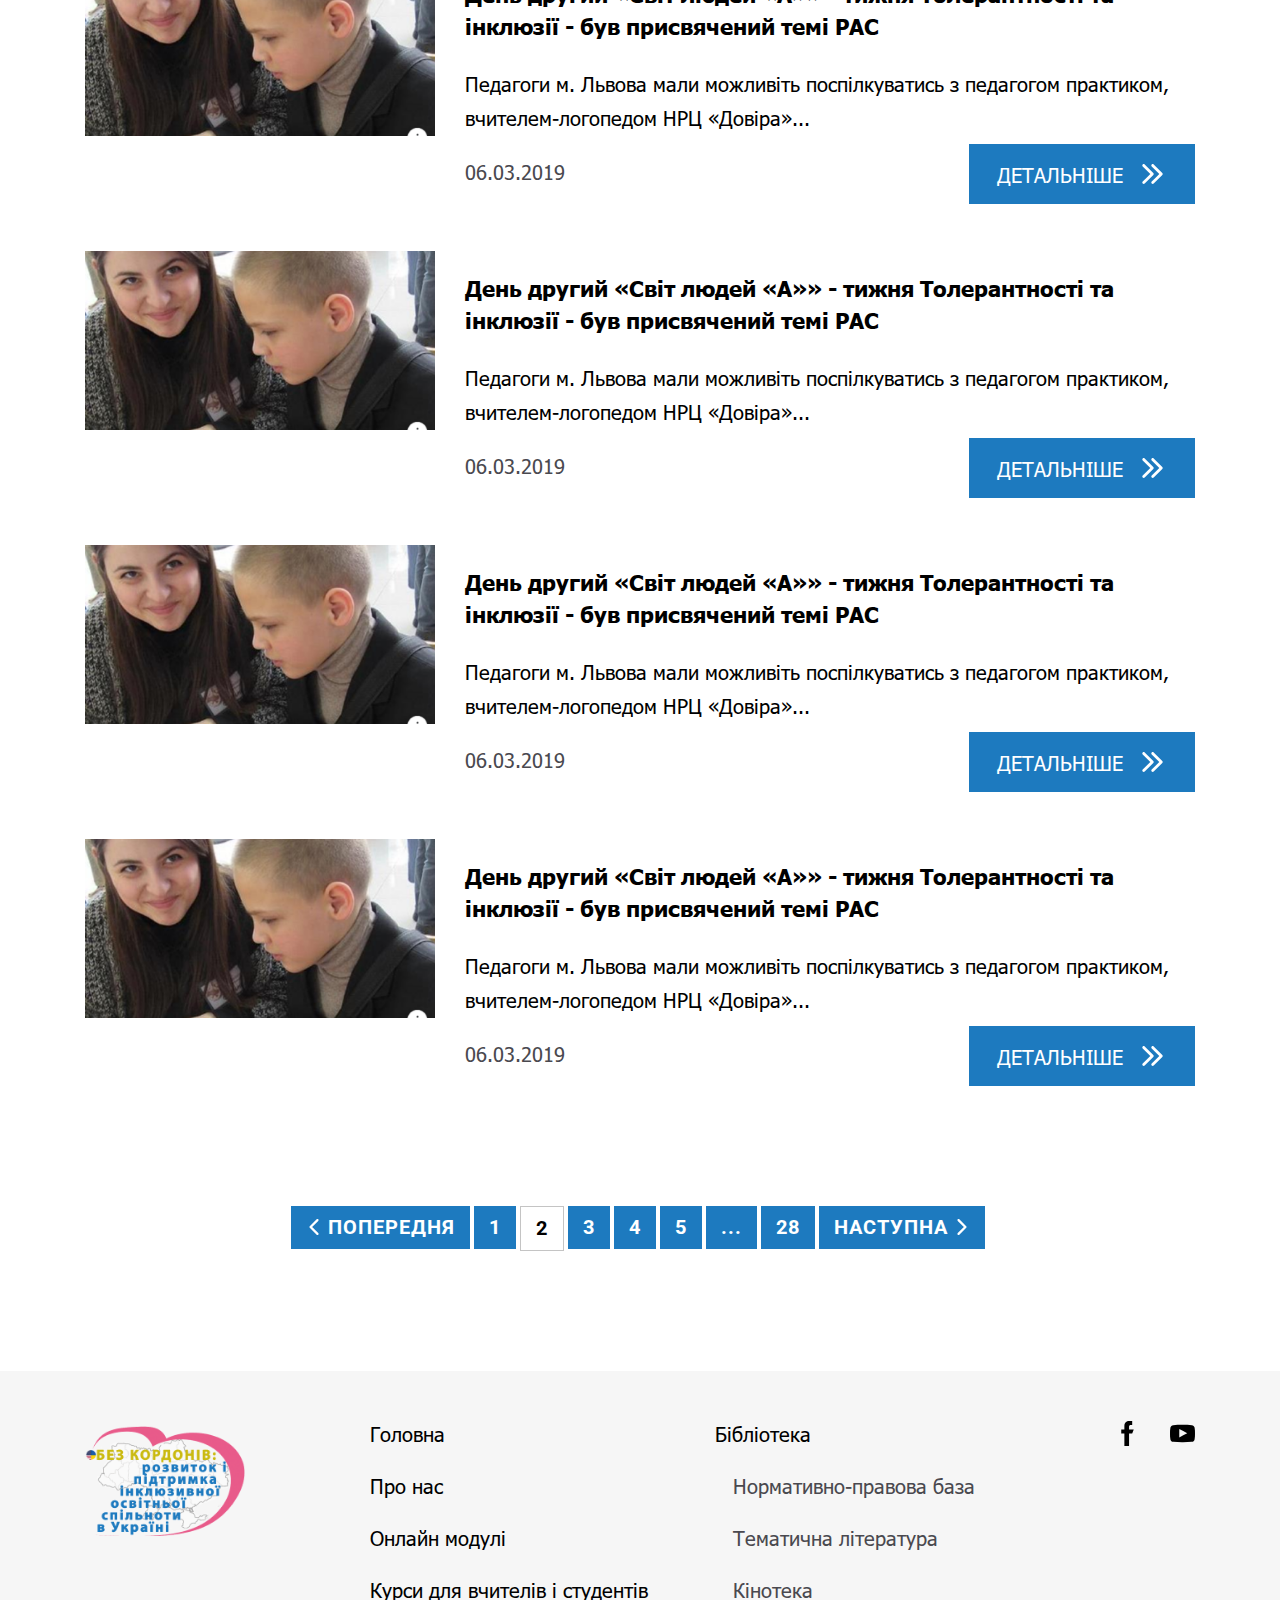
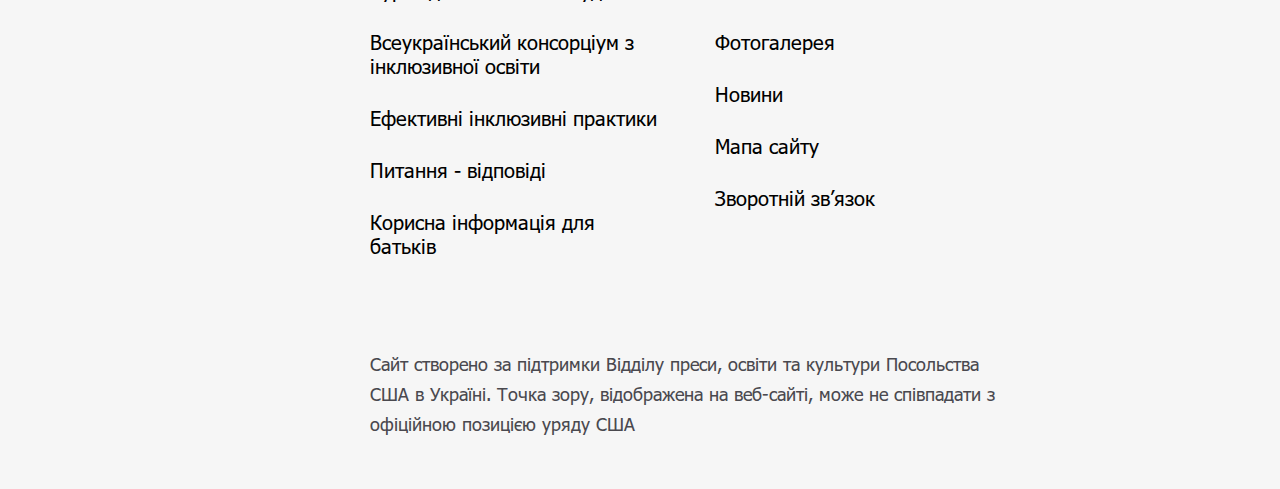
<file: news.html>
<html lang="en">
    <head>
        <meta charset="UTF-8" />
        <meta name="viewport" content="width=device-width, initial-scale=1.0" />
        <meta http-equiv="X-UA-Compatible" content="ie=edge" />
        <title>Education</title>
        <link rel="shortcut icon" href="#" type="image/x-icon" />
        <!-- fonts -->
        <link rel="stylesheet" href="https://maxcdn.bootstrapcdn.com/font-awesome/4.7.0/css/font-awesome.min.css" />
        <link href="https://fonts.googleapis.com/css?family=Roboto:400,500,700&amp;subset=cyrillic" rel="stylesheet" />
        <!-- style bootstrap -->
        <link rel="stylesheet" href="css/bootstrap.min.css" />
        <!-- main style -->
        <link rel="stylesheet" href="css/main.css" />
    </head>

    <body>
        <!-- header start -->
        <header class="header">
            <div class="container">
                <nav class="header__nav d-flex justify-content-between align-items-center">
                    <a href="index.html" class="logo"><img src="image/logo.png" alt="logo"/></a>
                    <div class="header__group">
                        <div class="d-flex justify-content-end align-items-center mb-4">
                            <ul class="language d-flex">
                                <li><a class="language__item" href="#">УКР</a></li>
                                <li><a class="language__item active" href="#">ENG</a></li>
                            </ul>
                            <button type="menu" class="menu__btn">
                                меню
                                <span></span>
                            </button>
                        </div>
                        <div class="d-flex justify-content-end align-items-center">
                            <form class="search">
                                <input type="search" class="search__input" />
                                <div class="search__btn">
                                    <img src="icons/magnifying-glass.svg" alt="magnifying-glass" /><span>пошук</span>
                                </div>
                            </form>
                            <div id="plugin"><img src="icons/btn.png" alt="" /></div>
                        </div>
                    </div>
                    <div class="menu">
                        <div class="menu__content d-flex justify-content-around">
                            <ul class="menu__item">
                                <li><a href="index.html">Головна</a></li>
                                <li><a href="about-us.html">Про нас</a></li>
                                <li><a href="#">Онлайн модулі</a></li>
                                <li><a href="#">Курси для вчителів і студентів</a></li>
                                <li><a href="#">Всеукраїнський консорціум з інклюзивної освіти</a></li>
                                <li><a href="#">Ефективні інклюзивні практики</a></li>
                                <li><a href="FAQ.html">Питання - відповіді</a></li>
                                <li><a href="#">Корисна інформація для батьків</a></li>
                            </ul>
                            <ul class="menu__item">
                                <li>
                                    <a href="#">Бібліотека</a>
                                    <ul>
                                        <li><a href="#">Нормативно-правова база</a></li>
                                        <li><a href="literature.html">Тематична література</a></li>
                                        <li><a href="video-page.html">Кінотека</a></li>
                                    </ul>
                                </li>
                                <li><a href="#">Фотогалерея</a></li>
                                <li><a href="news.html">Новини</a></li>
                                <li><a href="map.html">Мапа сайту</a></li>
                                <li><a href="#">Зворотній зв’язок</a></li>
                            </ul>
                        </div>
                    </div>
                </nav>
            </div>
        </header>
        <!-- header end -->

        <main>
            <div class="container">
                <h2 class="title-section mt-4"><img src="icons/newspaper.svg" alt="book" />Новини</h2>
                <div class="line-title"></div>
                <div class="row">
                    <div class="col-12">
                        <div class="row">
                            <div class="col-lg-4 img-div">
                                <div>
                                    <img src="image/news/chrome_2019-04-08_15-49-42.png" alt="" />
                                </div>
                            </div>
                            <div class="col-lg-8 news-text-div">
                                <a href="#" class="news-block__card_title">
                                    День другий «Світ людей «А»» - тижня Толерантності та інклюзії - був присвячений темі РАС
                                </a>
                                <p>
                                    Педагоги м. Львова мали можливіть поспілкуватись з педагогом практиком, вчителем-логопедом НРЦ
                                    «Довіра»...
                                </p>
                                <span class="news-block__date">06.03.2019</span>
                                <span class="btn-blue news-block__btn"
                                    >детальніше <img src="icons/double-arrow.svg" alt="double-arrow"
                                /></span>
                            </div>
                            <div class="col-lg-4 img-div">
                                <div>
                                    <img src="image/news/chrome_2019-04-08_15-49-42.png" alt="" />
                                </div>
                            </div>
                            <div class="col-lg-8 news-text-div">
                                <a href="#" class="news-block__card_title">
                                    День другий «Світ людей «А»» - тижня Толерантності та інклюзії - був присвячений темі РАС
                                </a>
                                <p>
                                    Педагоги м. Львова мали можливіть поспілкуватись з педагогом практиком, вчителем-логопедом НРЦ
                                    «Довіра»...
                                </p>
                                <span class="news-block__date">06.03.2019</span>
                                <span class="btn-blue news-block__btn"
                                    >детальніше <img src="icons/double-arrow.svg" alt="double-arrow"
                                /></span>
                            </div>
                            <div class="col-lg-4 img-div">
                                <div>
                                    <img src="image/news/chrome_2019-04-08_15-49-42.png" alt="" />
                                </div>
                            </div>
                            <div class="col-lg-8 news-text-div">
                                <a href="#" class="news-block__card_title">
                                    День другий «Світ людей «А»» - тижня Толерантності та інклюзії - був присвячений темі РАС
                                </a>
                                <p>
                                    Педагоги м. Львова мали можливіть поспілкуватись з педагогом практиком, вчителем-логопедом НРЦ
                                    «Довіра»...
                                </p>
                                <span class="news-block__date">06.03.2019</span>
                                <span class="btn-blue news-block__btn"
                                    >детальніше <img src="icons/double-arrow.svg" alt="double-arrow"
                                /></span>
                            </div>
                            <div class="col-lg-4 img-div">
                                <div>
                                    <img src="image/news/chrome_2019-04-08_15-49-42.png" alt="" />
                                </div>
                            </div>
                            <div class="col-lg-8 news-text-div">
                                <a href="#" class="news-block__card_title">
                                    День другий «Світ людей «А»» - тижня Толерантності та інклюзії - був присвячений темі РАС
                                </a>
                                <p>
                                    Педагоги м. Львова мали можливіть поспілкуватись з педагогом практиком, вчителем-логопедом НРЦ
                                    «Довіра»...
                                </p>
                                <span class="news-block__date">06.03.2019</span>
                                <span class="btn-blue news-block__btn"
                                    >детальніше <img src="icons/double-arrow.svg" alt="double-arrow"
                                /></span>
                            </div>
                            <div class="col-lg-4 img-div">
                                <div>
                                    <img src="image/news/chrome_2019-04-08_15-49-42.png" alt="" />
                                </div>
                            </div>
                            <div class="col-lg-8 news-text-div">
                                <a href="#" class="news-block__card_title">
                                    День другий «Світ людей «А»» - тижня Толерантності та інклюзії - був присвячений темі РАС
                                </a>
                                <p>
                                    Педагоги м. Львова мали можливіть поспілкуватись з педагогом практиком, вчителем-логопедом НРЦ
                                    «Довіра»...
                                </p>
                                <span class="news-block__date">06.03.2019</span>
                                <span class="btn-blue news-block__btn"
                                    >детальніше <img src="icons/double-arrow.svg" alt="double-arrow"
                                /></span>
                            </div>
                            <div class="col-lg-4 img-div">
                                <div>
                                    <img src="image/news/chrome_2019-04-08_15-49-42.png" alt="" />
                                </div>
                            </div>
                            <div class="col-lg-8 news-text-div">
                                <a href="#" class="news-block__card_title">
                                    День другий «Світ людей «А»» - тижня Толерантності та інклюзії - був присвячений темі РАС
                                </a>
                                <p>
                                    Педагоги м. Львова мали можливіть поспілкуватись з педагогом практиком, вчителем-логопедом НРЦ
                                    «Довіра»...
                                </p>
                                <span class="news-block__date">06.03.2019</span>
                                <span class="btn-blue news-block__btn"
                                    >детальніше <img src="icons/double-arrow.svg" alt="double-arrow"
                                /></span>
                            </div>
                            <div class="col-lg-4 img-div">
                                <div>
                                    <img src="image/news/chrome_2019-04-08_15-49-42.png" alt="" />
                                </div>
                            </div>
                            <div class="col-lg-8 news-text-div">
                                <a href="#" class="news-block__card_title">
                                    День другий «Світ людей «А»» - тижня Толерантності та інклюзії - був присвячений темі РАС
                                </a>
                                <p>
                                    Педагоги м. Львова мали можливіть поспілкуватись з педагогом практиком, вчителем-логопедом НРЦ
                                    «Довіра»...
                                </p>
                                <span class="news-block__date">06.03.2019</span>
                                <span class="btn-blue news-block__btn"
                                    >детальніше <img src="icons/double-arrow.svg" alt="double-arrow"
                                /></span>
                            </div>
                            <div class="col-lg-4 img-div">
                                <div>
                                    <img src="image/news/chrome_2019-04-08_15-49-42.png" alt="" />
                                </div>
                            </div>
                            <div class="col-lg-8 news-text-div">
                                <a href="#" class="news-block__card_title">
                                    День другий «Світ людей «А»» - тижня Толерантності та інклюзії - був присвячений темі РАС
                                </a>
                                <p>
                                    Педагоги м. Львова мали можливіть поспілкуватись з педагогом практиком, вчителем-логопедом НРЦ
                                    «Довіра»...
                                </p>
                                <span class="news-block__date">06.03.2019</span>
                                <span class="btn-blue news-block__btn">
                                    детальніше <img src="icons/double-arrow.svg" alt="double-arrow"
                                /></span>
                            </div>

                            <!-- pagination -->
                            <div class="col-12">
                                <nav class="pagination-nav" role="navigation" aria-label="Pagination Navigation">
                                    <ul class="pagination">
                                        <li class="page-item ">
                                            <a class="page-link prev" aria-label="Goto Previous Page" class="page-link" href="#">
                                                <img src="icons/arrow-point-to-right (2).svg" alt="" />
                                                <span> Попередня </span>
                                            </a>
                                        </li>
                                        <li class="page-item">
                                            <a class="page-link" href="/page-1" aria-label="Goto Page 1">1</a>
                                        </li>
                                        <li class="page-item active">
                                            <a class="page-link" href="/page-2" aria-label="Goto Page 2">2</a>
                                        </li>
                                        <li class="page-item">
                                            <a class="page-link" href="/page-3" aria-label="Goto Page 3">3</a>
                                        </li>
                                        <li class="page-item">
                                            <a class="page-link" href="/page-4" aria-label="Goto Page 4">4</a>
                                        </li>
                                        <li class="page-item">
                                            <a class="page-link" href="/page-5" aria-label="Goto Page 5">5</a>
                                        </li>
                                        <li class="page-item">
                                            <a class="page-link" href="/page-5" aria-label="Goto Others 5">...</a>
                                        </li>
                                        <li class="page-item">
                                            <a class="page-link" href="/page-5" aria-label="Goto Last Page">28</a>
                                        </li>
                                        <li class="page-item ">
                                            <a class="page-link next" aria-label="Goto Next Page" href="#"
                                                ><span>Наступна</span>
                                                <img src="icons/arrow-point-to-right (2)-2.svg" alt="" />
                                            </a>
                                        </li>
                                    </ul>
                                </nav>
                            </div>
                            <!-- pagination-end -->
                        </div>
                    </div>
                </div>
            </div>
        </main>

        <!-- footer start -->
        <footer class="footer">
            <div class="container">
                <div class="row">
                    <div class="col-12 col-md-2">
                        <a href="index.html" class="footer__logo"><img src="image/logo.png" alt=""/></a>
                    </div>
                    <div class="col-12 col-md-8 col-xl-7 offset-xl-1">
                        <div class="footer__menu d-flex justify-content-between">
                            <ul class="footer__menu-item">
                                <li><a href="index.html">Головна</a></li>
                                <li><a href="about-us.html">Про нас</a></li>
                                <li><a href="#">Онлайн модулі</a></li>
                                <li><a href="#">Курси для вчителів і студентів</a></li>
                                <li><a href="#">Всеукраїнський консорціум з інклюзивної освіти</a></li>
                                <li><a href="#">Ефективні інклюзивні практики</a></li>
                                <li><a href="FAQ.html">Питання - відповіді</a></li>
                                <li><a href="#">Корисна інформація для батьків</a></li>
                            </ul>
                            <ul class="footer__menu-item">
                                <li>
                                    <a href="#">Бібліотека</a>
                                    <ul>
                                        <li><a href="#">Нормативно-правова база</a></li>
                                        <li><a href="literature.html">Тематична література</a></li>
                                        <li><a href="video-page.html">Кінотека</a></li>
                                    </ul>
                                </li>
                                <li><a href="#">Фотогалерея</a></li>
                                <li><a href="news.html">Новини</a></li>
                                <li><a href="map.html">Мапа сайту</a></li>
                                <li><a href="#">Зворотній зв’язок</a></li>
                            </ul>
                        </div>
                        <p>
                            Сайт створено за підтримки Відділу преси, освіти та культури Посольства США в Україні. Точка зору, відображена
                            на веб-сайті, може не співпадати з офіційною позицією уряду США
                        </p>
                    </div>
                    <div class="col-12 col-md-2">
                        <div class="social-icon d-flex justify-content-md-end justify-content-center">
                            <a href="#">
                                <img src="icons/facebook.svg" alt="facebook" />
                            </a>
                            <a href="#">
                                <img src="icons/youtube-symbol.svg" alt="youtube" />
                            </a>
                        </div>
                    </div>
                </div>
            </div>
        </footer>
        <!-- footer end -->
        <script src="js/jquery-3.3.1.min.js"></script>
        <script src="js/main.js"></script>
    </body>
</html>
</file>
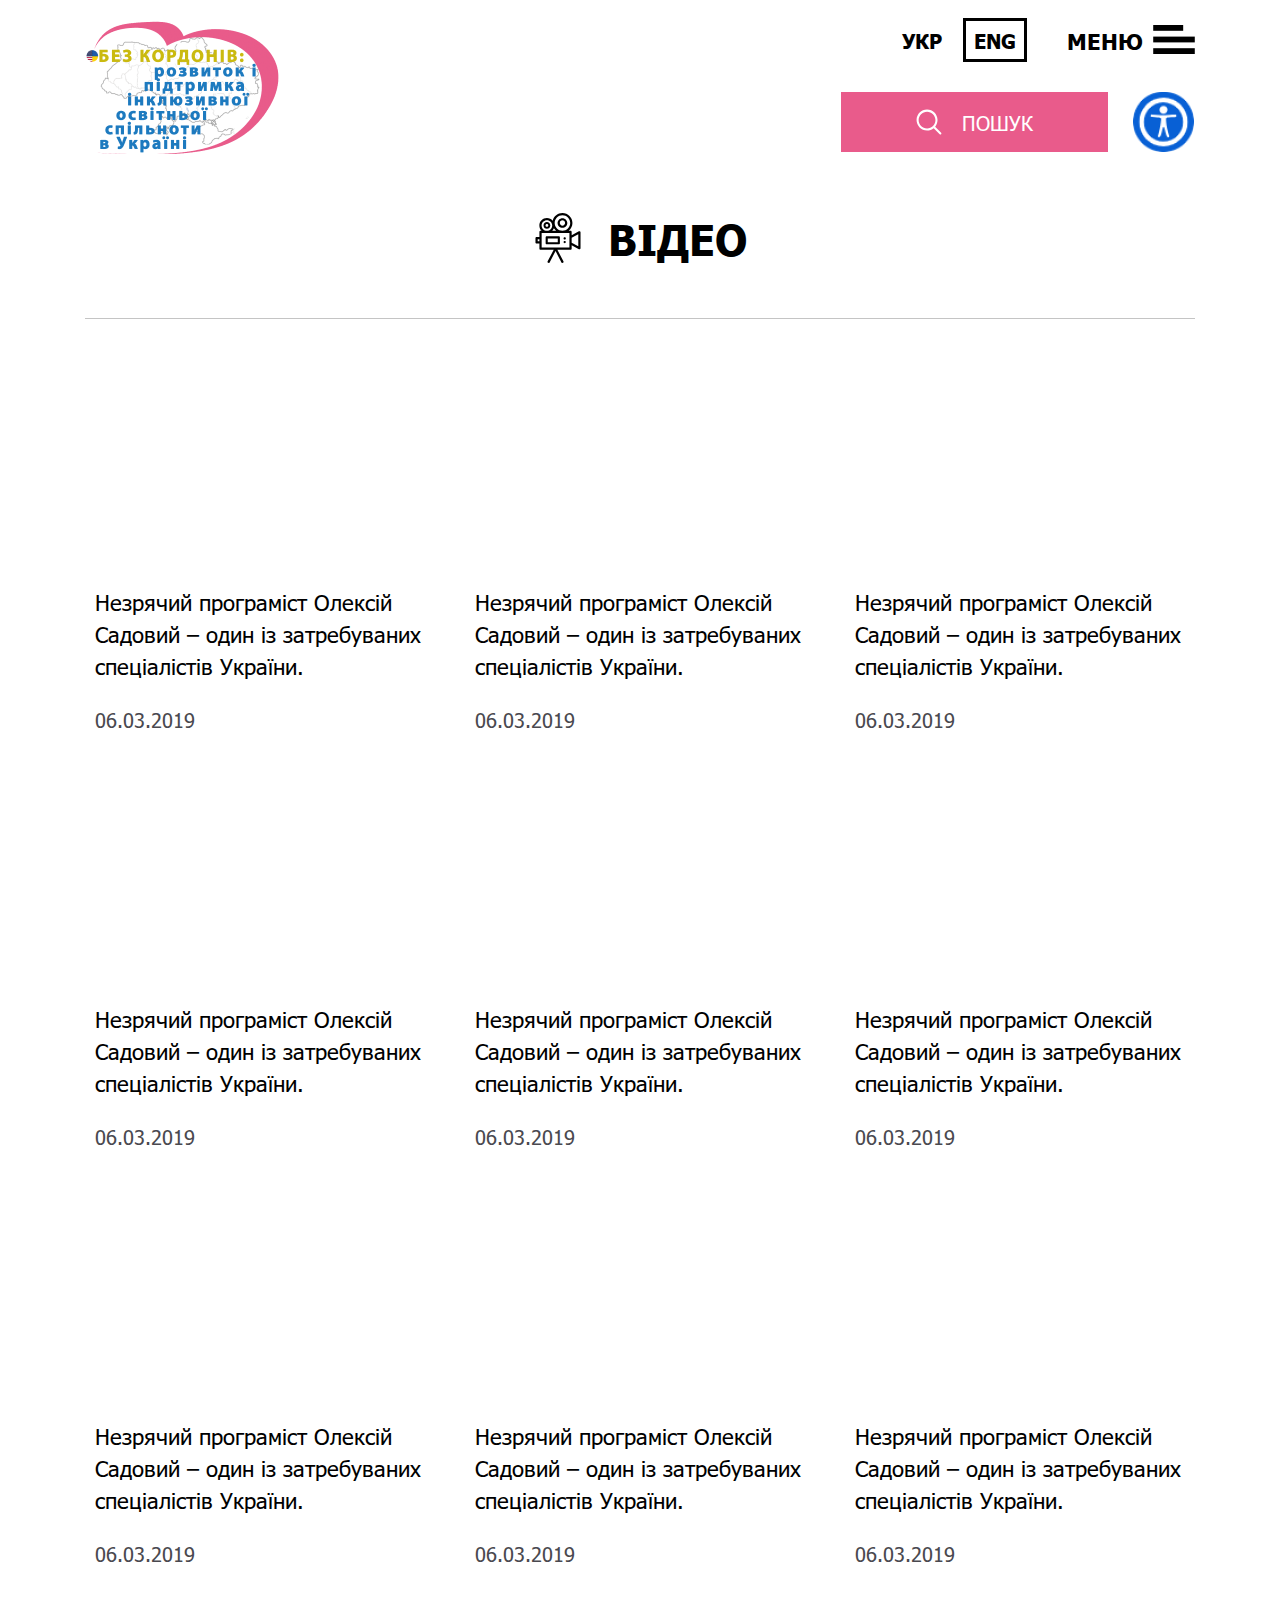
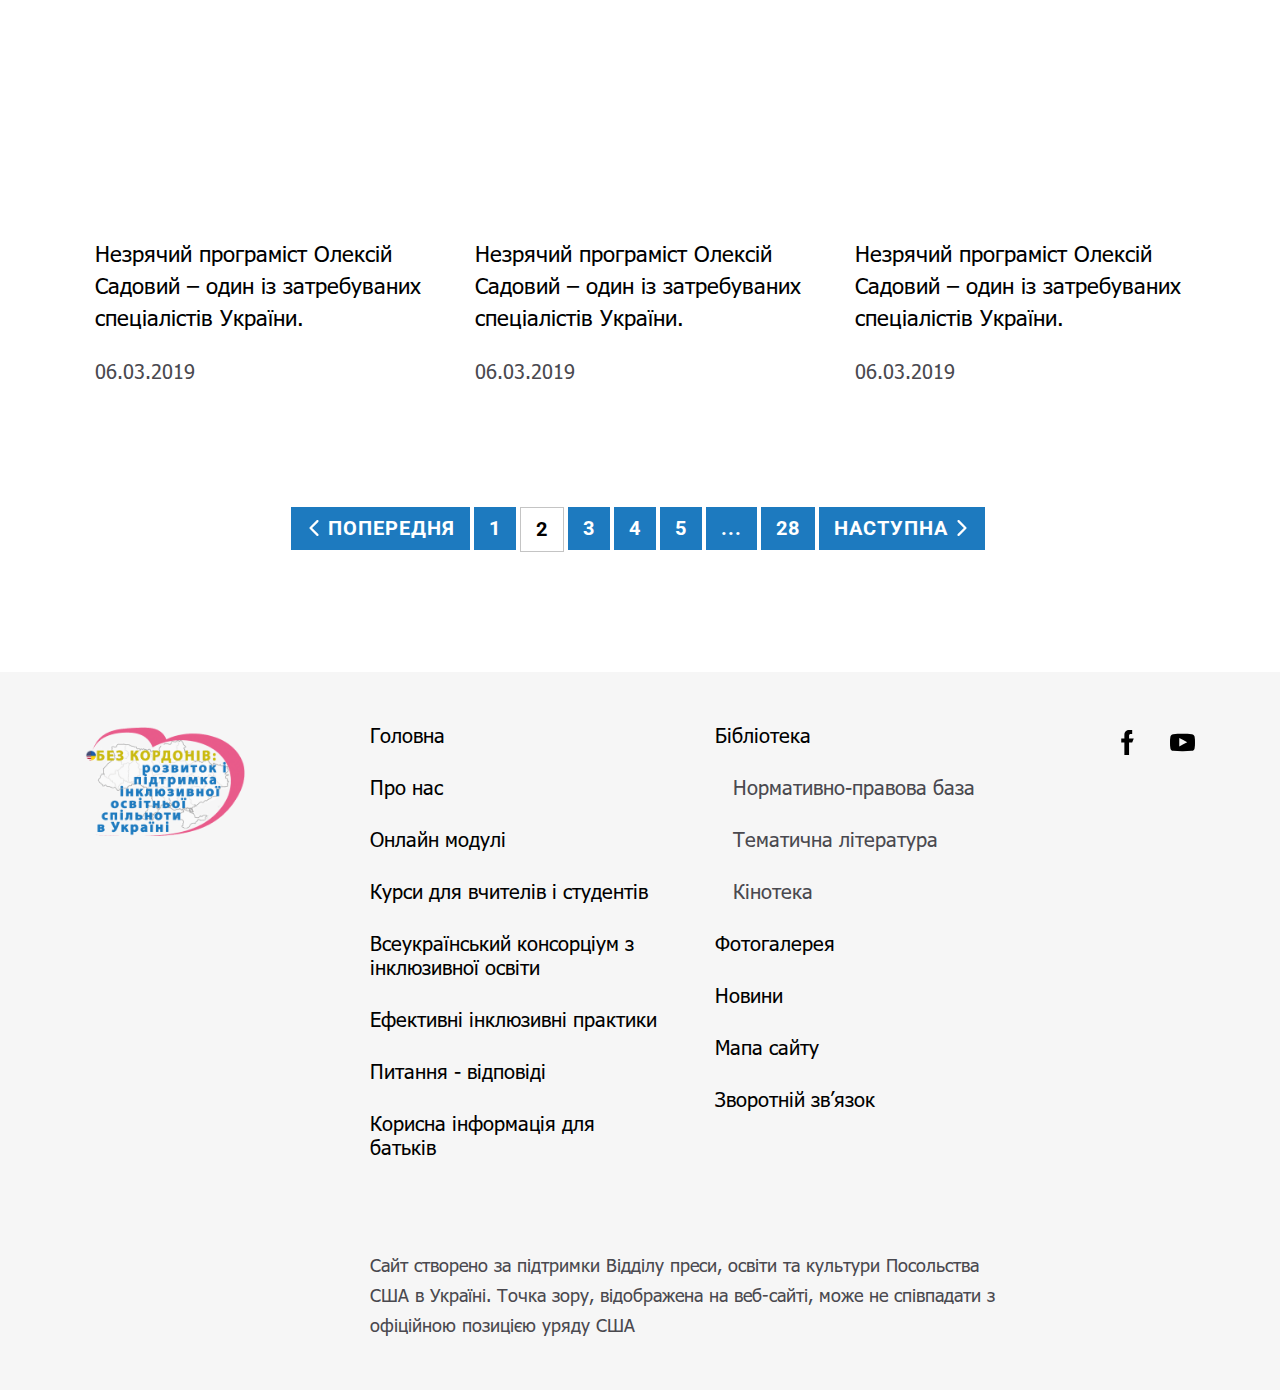
<file: video-page.html>
<!DOCTYPE html>
<html lang="en">
    <head>
        <meta charset="UTF-8" />
        <meta name="viewport" content="width=device-width, initial-scale=1.0" />
        <meta http-equiv="X-UA-Compatible" content="ie=edge" />
        <title>Education</title>
        <link rel="shortcut icon" href="#" type="image/x-icon" />
        <!-- fonts -->
        <link rel="stylesheet" href="https://maxcdn.bootstrapcdn.com/font-awesome/4.7.0/css/font-awesome.min.css" />
        <link href="https://fonts.googleapis.com/css?family=Roboto:400,500,700&amp;subset=cyrillic" rel="stylesheet" />
        <!-- style bootstrap -->
        <link rel="stylesheet" href="css/bootstrap.min.css" />
        <!-- main style -->
        <link rel="stylesheet" href="css/main.css" />
    </head>

    <body>
        <!-- header start -->
        <header class="header">
            <div class="container">
                <nav class="header__nav d-flex justify-content-between align-items-center">
                    <a href="index.html" class="logo"><img src="image/logo.png" alt="logo"/></a>
                    <div class="header__group">
                        <div class="d-flex justify-content-end align-items-center mb-4">
                            <ul class="language d-flex">
                                <li><a class="language__item" href="#">УКР</a></li>
                                <li><a class="language__item active" href="#">ENG</a></li>
                            </ul>
                            <button type="menu" class="menu__btn">
                                меню
                                <span></span>
                            </button>
                        </div>
                        <div class="d-flex justify-content-end align-items-center">
                            <form class="search">
                                <input type="search" class="search__input" />
                                <div class="search__btn">
                                    <img src="icons/magnifying-glass.svg" alt="magnifying-glass" /><span>пошук</span>
                                </div>
                            </form>
                            <div id="plugin"><img src="icons/btn.png" alt="" /></div>
                        </div>
                    </div>
                    <div class="menu">
                        <div class="menu__content d-flex justify-content-around">
                            <ul class="menu__item">
                                <li><a href="index.html">Головна</a></li>
                                <li><a href="about-us.html">Про нас</a></li>
                                <li><a href="#">Онлайн модулі</a></li>
                                <li><a href="#">Курси для вчителів і студентів</a></li>
                                <li><a href="#">Всеукраїнський консорціум з інклюзивної освіти</a></li>
                                <li><a href="#">Ефективні інклюзивні практики</a></li>
                                <li><a href="FAQ.html">Питання - відповіді</a></li>
                                <li><a href="#">Корисна інформація для батьків</a></li>
                            </ul>
                            <ul class="menu__item">
                                <li>
                                    <a href="#">Бібліотека</a>
                                    <ul>
                                        <li><a href="#">Нормативно-правова база</a></li>
                                        <li><a href="literature.html">Тематична література</a></li>
                                        <li><a href="video-page.html">Кінотека</a></li>
                                    </ul>
                                </li>
                                <li><a href="#">Фотогалерея</a></li>
                                <li><a href="news.html">Новини</a></li>
                                <li><a href="map.html">Мапа сайту</a></li>
                                <li><a href="#">Зворотній зв’язок</a></li>
                            </ul>
                        </div>
                    </div>
                </nav>
            </div>
        </header>
        <!-- header end -->
        <main>
            <div class="container">
                <h2 class="title-section mt-4"><img src="icons/video-camera.svg" alt="video camera" />Відео</h2>
                <div class="line-title"></div>
                <div class="row">
                    <div class="col-12 col-md-6 col-lg-4">
                        <div class=" video-content embed-responsive embed-responsive-16by9">
                            <iframe
                                class="embed-responsive-item"
                                src="https://www.youtube.com/embed/zpOULjyy-n8?rel=0"
                                allowfullscreen
                            ></iframe>
                            <iframe class="embed-responsive-item" src="https://www.youtube.com/embed/XPwg15JldLw" allowfullscreen> </iframe>
                        </div>
                        <div class="video-discr">
                            <p>Незрячий програміст Олексій Садовий – один із затребуваних спеціалістів України.</p>
                            <span class="news-block__date">06.03.2019</span>
                        </div>
                    </div>
                    <div class="col-12 col-md-6 col-lg-4">
                        <div class=" video-content embed-responsive embed-responsive-16by9">
                            <iframe
                                class="embed-responsive-item"
                                src="https://www.youtube.com/embed/zpOULjyy-n8?rel=0"
                                allowfullscreen
                            ></iframe>
                            <iframe class="embed-responsive-item" src="https://www.youtube.com/embed/XPwg15JldLw" allowfullscreen> </iframe>
                        </div>
                        <div class="video-discr">
                            <p>Незрячий програміст Олексій Садовий – один із затребуваних спеціалістів України.</p>
                            <span class="news-block__date">06.03.2019</span>
                        </div>
                    </div>
                    <div class="col-12 col-md-6 col-lg-4">
                        <div class=" video-content embed-responsive embed-responsive-16by9">
                            <iframe
                                class="embed-responsive-item"
                                src="https://www.youtube.com/embed/zpOULjyy-n8?rel=0"
                                allowfullscreen
                            ></iframe>
                            <iframe class="embed-responsive-item" src="https://www.youtube.com/embed/XPwg15JldLw" allowfullscreen> </iframe>
                        </div>
                        <div class="video-discr">
                            <p>Незрячий програміст Олексій Садовий – один із затребуваних спеціалістів України.</p>
                            <span class="news-block__date">06.03.2019</span>
                        </div>
                    </div>
                    <div class="col-12 col-md-6 col-lg-4">
                        <div class=" video-content embed-responsive embed-responsive-16by9">
                            <iframe
                                class="embed-responsive-item"
                                src="https://www.youtube.com/embed/zpOULjyy-n8?rel=0"
                                allowfullscreen
                            ></iframe>
                            <iframe class="embed-responsive-item" src="https://www.youtube.com/embed/XPwg15JldLw" allowfullscreen> </iframe>
                        </div>
                        <div class="video-discr">
                            <p>Незрячий програміст Олексій Садовий – один із затребуваних спеціалістів України.</p>
                            <span class="news-block__date">06.03.2019</span>
                        </div>
                    </div>
                    <div class="col-12 col-md-6 col-lg-4">
                        <div class=" video-content embed-responsive embed-responsive-16by9">
                            <iframe
                                class="embed-responsive-item"
                                src="https://www.youtube.com/embed/zpOULjyy-n8?rel=0"
                                allowfullscreen
                            ></iframe>
                            <iframe class="embed-responsive-item" src="https://www.youtube.com/embed/XPwg15JldLw" allowfullscreen> </iframe>
                        </div>
                        <div class="video-discr">
                            <p>Незрячий програміст Олексій Садовий – один із затребуваних спеціалістів України.</p>
                            <span class="news-block__date">06.03.2019</span>
                        </div>
                    </div>
                    <div class="col-12 col-md-6 col-lg-4">
                        <div class=" video-content embed-responsive embed-responsive-16by9">
                            <iframe
                                class="embed-responsive-item"
                                src="https://www.youtube.com/embed/zpOULjyy-n8?rel=0"
                                allowfullscreen
                            ></iframe>
                            <iframe class="embed-responsive-item" src="https://www.youtube.com/embed/XPwg15JldLw" allowfullscreen> </iframe>
                        </div>
                        <div class="video-discr">
                            <p>Незрячий програміст Олексій Садовий – один із затребуваних спеціалістів України.</p>
                            <span class="news-block__date">06.03.2019</span>
                        </div>
                    </div>
                    <div class="col-12 col-md-6 col-lg-4">
                        <div class=" video-content embed-responsive embed-responsive-16by9">
                            <iframe
                                class="embed-responsive-item"
                                src="https://www.youtube.com/embed/zpOULjyy-n8?rel=0"
                                allowfullscreen
                            ></iframe>
                            <iframe class="embed-responsive-item" src="https://www.youtube.com/embed/XPwg15JldLw" allowfullscreen> </iframe>
                        </div>
                        <div class="video-discr">
                            <p>Незрячий програміст Олексій Садовий – один із затребуваних спеціалістів України.</p>
                            <span class="news-block__date">06.03.2019</span>
                        </div>
                    </div>
                    <div class="col-12 col-md-6 col-lg-4">
                        <div class=" video-content embed-responsive embed-responsive-16by9">
                            <iframe
                                class="embed-responsive-item"
                                src="https://www.youtube.com/embed/zpOULjyy-n8?rel=0"
                                allowfullscreen
                            ></iframe>
                            <iframe class="embed-responsive-item" src="https://www.youtube.com/embed/XPwg15JldLw" allowfullscreen> </iframe>
                        </div>
                        <div class="video-discr">
                            <p>Незрячий програміст Олексій Садовий – один із затребуваних спеціалістів України.</p>
                            <span class="news-block__date">06.03.2019</span>
                        </div>
                    </div>
                    <div class="col-12 col-md-6 col-lg-4">
                        <div class=" video-content embed-responsive embed-responsive-16by9">
                            <iframe
                                class="embed-responsive-item"
                                src="https://www.youtube.com/embed/zpOULjyy-n8?rel=0"
                                allowfullscreen
                            ></iframe>
                            <iframe class="embed-responsive-item" src="https://www.youtube.com/embed/XPwg15JldLw" allowfullscreen> </iframe>
                        </div>
                        <div class="video-discr">
                            <p>Незрячий програміст Олексій Садовий – один із затребуваних спеціалістів України.</p>
                            <span class="news-block__date">06.03.2019</span>
                        </div>
                    </div>
                    <div class="col-12 col-md-6 col-lg-4">
                        <div class=" video-content embed-responsive embed-responsive-16by9">
                            <iframe
                                class="embed-responsive-item"
                                src="https://www.youtube.com/embed/zpOULjyy-n8?rel=0"
                                allowfullscreen
                            ></iframe>
                            <iframe class="embed-responsive-item" src="https://www.youtube.com/embed/XPwg15JldLw" allowfullscreen> </iframe>
                        </div>
                        <div class="video-discr">
                            <p>Незрячий програміст Олексій Садовий – один із затребуваних спеціалістів України.</p>
                            <span class="news-block__date">06.03.2019</span>
                        </div>
                    </div>
                    <div class="col-12 col-md-6 col-lg-4">
                        <div class=" video-content embed-responsive embed-responsive-16by9">
                            <iframe
                                class="embed-responsive-item"
                                src="https://www.youtube.com/embed/zpOULjyy-n8?rel=0"
                                allowfullscreen
                            ></iframe>
                            <iframe class="embed-responsive-item" src="https://www.youtube.com/embed/XPwg15JldLw" allowfullscreen> </iframe>
                        </div>
                        <div class="video-discr">
                            <p>Незрячий програміст Олексій Садовий – один із затребуваних спеціалістів України.</p>
                            <span class="news-block__date">06.03.2019</span>
                        </div>
                    </div>
                    <div class="col-12 col-md-6 col-lg-4">
                        <div class=" video-content embed-responsive embed-responsive-16by9">
                            <iframe
                                class="embed-responsive-item"
                                src="https://www.youtube.com/embed/zpOULjyy-n8?rel=0"
                                allowfullscreen
                            ></iframe>
                            <iframe class="embed-responsive-item" src="https://www.youtube.com/embed/XPwg15JldLw" allowfullscreen> </iframe>
                        </div>
                        <div class="video-discr">
                            <p>Незрячий програміст Олексій Садовий – один із затребуваних спеціалістів України.</p>
                            <span class="news-block__date">06.03.2019</span>
                        </div>
                    </div>
                    <div class="col-12">
                        <nav class="pagination-nav" role="navigation" aria-label="Pagination Navigation">
                            <ul class="pagination">
                                <li class="page-item ">
                                    <a class="page-link" aria-label="Goto Previous Page" class="page-link" href="#">
                                        <img src="icons/arrow-point-to-right (2).svg" alt="" />
                                        <span> Попередня </span>
                                    </a>
                                </li>
                                <li class="page-item">
                                    <a class="page-link" href="/page-1" aria-label="Goto Page 1">1</a>
                                </li>
                                <li class="page-item active">
                                    <a class="page-link" href="/page-2" aria-label="Goto Page 2">2</a>
                                </li>
                                <li class="page-item">
                                    <a class="page-link" href="/page-3" aria-label="Goto Page 3">3</a>
                                </li>
                                <li class="page-item">
                                    <a class="page-link" href="/page-4" aria-label="Goto Page 4">4</a>
                                </li>
                                <li class="page-item">
                                    <a class="page-link" href="/page-5" aria-label="Goto Page 5">5</a>
                                </li>
                                <li class="page-item">
                                    <a class="page-link" href="/page-5" aria-label="Goto Others 5">...</a>
                                </li>
                                <li class="page-item">
                                    <a class="page-link" href="/page-5" aria-label="Goto Last Page">28</a>
                                </li>
                                <li class="page-item">
                                    <a class="page-link" aria-label="Goto Next Page" href="#"
                                        ><span>Наступна</span>
                                        <img src="icons/arrow-point-to-right (2)-2.svg" alt="" />
                                    </a>
                                </li>
                            </ul>
                        </nav>
                    </div>
                </div>
            </div>
        </main>

        <!-- footer start -->
        <footer class="footer">
            <div class="container">
                <div class="row">
                    <div class="col-12 col-md-2">
                        <a href="index.html" class="footer__logo"><img src="image/logo.png" alt=""/></a>
                    </div>
                    <div class="col-12 col-md-8 col-xl-7 offset-xl-1">
                        <div class="footer__menu d-flex justify-content-between">
                            <ul class="footer__menu-item">
                                <li><a href="index.html">Головна</a></li>
                                <li><a href="about-us.html">Про нас</a></li>
                                <li><a href="#">Онлайн модулі</a></li>
                                <li><a href="#">Курси для вчителів і студентів</a></li>
                                <li><a href="#">Всеукраїнський консорціум з інклюзивної освіти</a></li>
                                <li><a href="#">Ефективні інклюзивні практики</a></li>
                                <li><a href="FAQ.html">Питання - відповіді</a></li>
                                <li><a href="#">Корисна інформація для батьків</a></li>
                            </ul>
                            <ul class="footer__menu-item">
                                <li>
                                    <a href="#">Бібліотека</a>
                                    <ul>
                                        <li><a href="#">Нормативно-правова база</a></li>
                                        <li><a href="literature.html">Тематична література</a></li>
                                        <li><a href="video-page.html">Кінотека</a></li>
                                    </ul>
                                </li>
                                <li><a href="#">Фотогалерея</a></li>
                                <li><a href="news.html">Новини</a></li>
                                <li><a href="map.html">Мапа сайту</a></li>
                                <li><a href="#">Зворотній зв’язок</a></li>
                            </ul>
                        </div>
                        <p>
                            Сайт створено за підтримки Відділу преси, освіти та культури Посольства США в Україні. Точка зору, відображена
                            на веб-сайті, може не співпадати з офіційною позицією уряду США
                        </p>
                    </div>
                    <div class="col-12 col-md-2">
                        <div class="social-icon d-flex justify-content-md-end justify-content-center">
                            <a href="#">
                                <img src="icons/facebook.svg" alt="facebook" />
                            </a>
                            <a href="#">
                                <img src="icons/youtube-symbol.svg" alt="youtube" />
                            </a>
                        </div>
                    </div>
                </div>
            </div>
        </footer>
        <!-- footer end -->
        <script src="js/jquery-3.3.1.min.js"></script>
        <script src="js/main.js"></script>
    </body>
</html>
</file>
<file: css/main.css>
@font-face {
  font-family: "Tahoma";
  src: url("../fonts/tahoma/tahomabd.ttf");
  font-weight: 700;
}
@font-face {
  font-family: "Tahoma";
  src: url("../fonts/tahoma/tahoma.ttf");
  font-weight: 400;
}
/* HTML5 display-role reset for older browsers */
article, aside, details, figcaption, figure,
footer, header, hgroup, menu, nav, section {
  display: block;
}

ol, ul {
  list-style: none;
  margin: 0;
  padding: 0;
}

table {
  border-collapse: collapse;
  border-spacing: 0;
}

button:focus,
input:focus,
select:focus,
textarea:focus {
  outline: none;
}

a:hover {
  color: inherit;
  text-decoration: none;
}

button {
  border: none;
  background-color: transparent;
  cursor: pointer;
}

p {
  margin: 0;
  padding: 0;
}

img,
iframe {
  max-width: 100%;
}

html {
  font-size: 20px;
}

body {
  width: 100%;
  min-height: 100vh;
  overflow-x: hidden;
  font-family: "Tahoma", sans-serif;
  font-weight: 400;
  font-size: 20px;
  line-height: 34px;
  color: #000;
  background-color: #fff;
}

a:hover {
  transition: 0.4s ease;
  -webkit-transition: 0.4s ease;
  -moz-transition: 0.4s ease;
  -ms-transition: 0.4s ease;
  -o-transition: 0.4s ease;
}

h1, h2, h3 {
  text-transform: uppercase;
  font-weight: 700;
}

h4, h5, h6 {
  font-weight: 700;
}

.overflow {
  overflow: hidden;
  width: 100%;
  height: 100vh;
}

.title-section {
  position: relative;
  color: #000;
  font-size: 42px;
  line-height: 51px;
  margin-bottom: 55px;
  display: -webkit-box;
  display: -ms-flexbox;
  display: flex;
  -webkit-box-align: center;
      -ms-flex-align: center;
          align-items: center;
  -webkit-box-pack: center;
      -ms-flex-pack: center;
          justify-content: center;
}
.title-section > img {
  width: 50px;
  margin-right: 25px;
}

.line-title {
  width: 100%;
  border-bottom: 1px solid #C4C4C4;
}

.social-icon > a {
  margin-left: 30px;
}
.social-icon > a:first-child {
  margin-left: 0;
}

.btn-blue, .btn-pink {
  display: -webkit-box;
  display: -ms-flexbox;
  display: flex;
  -webkit-box-align: center;
      -ms-flex-align: center;
          align-items: center;
  -webkit-box-pack: center;
      -ms-flex-pack: center;
          justify-content: center;
  text-transform: uppercase;
  font-size: 20px;
  color: #fff;
}

.btn-blue {
  width: 226px;
  height: 60px;
  background-color: #1D7ABF;
}
.btn-blue > img {
  margin-left: 15px;
}
.btn-blue:hover {
  color: #fff;
}

.btn-pink {
  width: 226px;
  height: 60px;
  background-color: #E95B8B;
}
.btn-pink > img {
  margin-left: 14px;
}
.btn-pink:hover {
  color: #fff;
}

.header {
  padding: 15px 0 28px;
}
.header .logo {
  display: block;
  width: 194px;
}
.header__nav {
  position: relative;
  width: 100%;
}

.menu {
  display: none;
  position: absolute;
  top: 100%;
  left: 0;
  right: 0;
  width: 100%;
  z-index: 100;
  padding: 95px 0;
  background-color: #F6F6F6;
  border-top: 2px solid #C4C4C4;
  margin-top: 26px;
}
.menu__btn {
  font-size: 22px;
  font-weight: 700;
  text-transform: uppercase;
  display: -webkit-box;
  display: -ms-flexbox;
  display: flex;
  -webkit-box-align: center;
      -ms-flex-align: center;
          align-items: center;
  margin-left: 30px;
  padding: 0;
}
.menu__btn > span {
  display: inline-block;
  margin-left: 10px;
  width: 42px;
  height: 42px;
  background: url(../icons/btn-menu.svg) no-repeat center center/contain;
}
.menu__btn.open > span {
  background: url(../icons/close.svg) no-repeat center center/contain;
}
.menu__item {
  font-size: 22px;
  line-height: normal;
  width: 320px;
}
.menu__item li a {
  color: #000;
  display: block;
  padding: 20px 0;
}
.menu__item li a:hover {
  text-decoration: underline;
}
.menu__item > li > ul {
  font-size: 20px;
}
.menu__item > li > ul li a {
  color: #4A494F;
}

.language {
  font-size: 20px;
  font-weight: 700;
  text-transform: uppercase;
}
.language > li {
  margin-right: 10px;
}
.language__item {
  display: block;
  padding: 2px 8px;
  color: #000;
  border: 3px solid transparent;
}
.language__item.active {
  border-color: #000;
}

.search {
  position: relative;
  height: 60px;
  width: 267px;
  display: -webkit-box;
  display: -ms-flexbox;
  display: flex;
  margin-right: 25px;
}
.search__btn {
  position: absolute;
  top: 0;
  right: 0;
  width: 267px;
  height: inherit;
  background-color: #E95B8B;
  display: -webkit-box;
  display: -ms-flexbox;
  display: flex;
  -webkit-box-align: center;
      -ms-flex-align: center;
          align-items: center;
  -webkit-box-pack: center;
      -ms-flex-pack: center;
          justify-content: center;
  color: #fff;
  text-transform: uppercase;
  cursor: pointer;
}
.search__btn > img {
  margin-right: 20px;
}
.search__input {
  position: absolute;
  top: 0;
  right: 100%;
  height: 60px;
  width: 0;
  border: 1px solid #4A494F;
  font-size: 20px;
  border-right: none;
  border-radius: 0;
  -webkit-border-radius: 0;
  -moz-border-radius: 0;
  -ms-border-radius: 0;
  -o-border-radius: 0;
  transition: width 0.5s ease;
  -webkit-transition: width 0.5s ease;
  -moz-transition: width 0.5s ease;
  -ms-transition: width 0.5s ease;
  -o-transition: width 0.5s ease;
  opacity: 0;
}
.search__input.open {
  width: 650px;
  padding: 0 22px;
  opacity: 1;
}

#plugin {
  width: 62px;
  cursor: pointer;
}
#plugin.fixed {
  position: fixed;
  top: 25px;
  z-index: 101;
  animation: animateIcon 0.5s ease;
  -webkit-animation: animateIcon 0.5s ease;
}

@-webkit-keyframes animateIcon {
  0% {
    transform: translateY(-100%);
    -webkit-transform: translateY(-100%);
    -moz-transform: translateY(-100%);
    -ms-transform: translateY(-100%);
    -o-transform: translateY(-100%);
  }
  100% {
    transform: translateY(0);
    -webkit-transform: translateY(0);
    -moz-transform: translateY(0);
    -ms-transform: translateY(0);
    -o-transform: translateY(0);
  }
}

@keyframes animateIcon {
  0% {
    transform: translateY(-100%);
    -webkit-transform: translateY(-100%);
    -moz-transform: translateY(-100%);
    -ms-transform: translateY(-100%);
    -o-transform: translateY(-100%);
  }
  100% {
    transform: translateY(0);
    -webkit-transform: translateY(0);
    -moz-transform: translateY(0);
    -ms-transform: translateY(0);
    -o-transform: translateY(0);
  }
}
.about-project {
  padding-bottom: 100px;
}
.about-project__img {
  width: 100%;
  margin-bottom: 60px;
}
.about-project p {
  margin-bottom: 30px;
  color: #4A494F;
}
.about-project p:last-child {
  margin-bottom: 0;
}
.about-project__title {
  width: 80%;
  margin: 0 auto 50px;
}

.our-tasks {
  padding: 60px 0 85px;
  position: relative;
}
.our-tasks::before {
  content: '';
  background-color: #F6F6F6;
  position: absolute;
  top: 0;
  left: 0;
  right: 0;
  bottom: 205px;
  z-index: -1;
}
.our-tasks__title {
  font-size: 32px;
  line-height: 39px;
  margin-bottom: 50px;
}
.our-tasks__card {
  background-color: #fff;
  padding: 36px 64px;
  -webkit-box-shadow: 0px 4px 84px rgba(0, 0, 0, 0.05);
          box-shadow: 0px 4px 84px rgba(0, 0, 0, 0.05);
  border-top: 11px solid #1D7ABF;
  height: 100%;
}
.our-tasks__card_border-pink {
  border-color: #E95B8B;
}
.our-tasks__img {
  width: 110px;
  margin: 0 auto 25px;
  padding-bottom: 25px;
  border-bottom: 3px solid #000;
  display: -webkit-box;
  display: -ms-flexbox;
  display: flex;
  -webkit-box-pack: center;
      -ms-flex-pack: center;
          justify-content: center;
}

.news-block__card_title, .video-block__card_title {
  font-size: 22px;
  line-height: 32px;
  color: #000;
  font-weight: 700;
  display: inline-block;
}

.news-block__date, .video-block__date {
  display: inline-block;
  color: #4A494F;
}

.news-block {
  padding-bottom: 75px;
}
.news-block__title {
  -webkit-box-pack: start;
      -ms-flex-pack: start;
          justify-content: flex-start;
}
.news-block__img {
  width: 100%;
  height: 248px;
  position: relative;
  display: block;
  margin-bottom: 45px;
}
.news-block__img > img {
  -o-object-fit: cover;
  object-fit: cover;
  height: 100%;
  width: 100%;
}
.news-block__btn {
  position: absolute;
  bottom: 0;
  right: 0;
}
.news-block__card {
  width: 100%;
  margin-bottom: 50px;
}
.news-block__text {
  padding: 0 16px;
}
.news-block__text > p {
  max-height: 104px;
  overflow: hidden;
}
.news-block__card_title {
  margin-bottom: 25px;
  min-height: 98px;
}
.news-block__date {
  margin-top: 20px;
}

.video-block {
  padding: 40px 0 50px;
  background-color: #F6F6F6;
}
.video-block__title {
  -webkit-box-pack: start;
      -ms-flex-pack: start;
          justify-content: flex-start;
}
.video-block__card {
  width: 100%;
  margin-bottom: 30px;
}
.video-block__video {
  width: 48%;
  height: 210px;
}
.video-block__video > iframe {
  width: 100%;
  height: 100%;
}
.video-block__desc {
  width: 52%;
  padding: 15px 0 0 30px;
}
.video-block__card_title {
  margin-bottom: 20px;
}
.video-block__btn-all {
  margin-top: 20px;
}

.our-partners {
  padding: 100px 0;
}
.our-partners__title {
  -webkit-box-pack: start;
      -ms-flex-pack: start;
          justify-content: flex-start;
}
.our-partners__content {
  -ms-flex-wrap: wrap;
      flex-wrap: wrap;
  width: calc(100% + 20px);
  margin-left: -10px;
}
.our-partners__card {
  width: 226px;
  max-width: 25%;
  height: 100%;
  -webkit-box-flex: 1;
      -ms-flex: auto;
          flex: auto;
  margin: 0 10px 37px;
}
.our-partners__img {
  min-height: 124px;
  margin-bottom: 16px;
  display: -webkit-box;
  display: -ms-flexbox;
  display: flex;
  -webkit-box-align: center;
      -ms-flex-align: center;
          align-items: center;
  -webkit-box-pack: center;
      -ms-flex-pack: center;
          justify-content: center;
}

.about-us__banner {
  background: #1D7ABF url(../image/about-us-banner.png) no-repeat top left/cover;
  padding: 80px 0 60px;
  color: #fff;
  margin-bottom: 80px;
}
.about-us__banner .title-section {
  color: #fff;
}
.about-us__development {
  margin-bottom: 110px;
}
.about-us__development > p {
  color: #4A494F;
}
.about-us__task {
  margin-bottom: 100px;
}
.about-us__task-item {
  width: 74%;
  display: -webkit-box;
  display: -ms-flexbox;
  display: flex;
  -webkit-box-align: center;
      -ms-flex-align: center;
          align-items: center;
}
.about-us__task-icon {
  width: 160px;
  min-width: 160px;
  height: 160px;
  display: -webkit-box;
  display: -ms-flexbox;
  display: flex;
  -webkit-box-align: center;
      -ms-flex-align: center;
          align-items: center;
  -webkit-box-pack: center;
      -ms-flex-pack: center;
          justify-content: center;
  border-radius: 50%;
  -webkit-border-radius: 50%;
  -moz-border-radius: 50%;
  -ms-border-radius: 50%;
  -o-border-radius: 50%;
  margin: 25px 50px 25px 0;
  background-color: #1D7ABF;
}
.about-us__task-icon_pink {
  background-color: #E95B8B;
}

.FAQ {
  padding-bottom: 120px;
}
.FAQ__item {
  border-top: 1px solid #C4C4C4;
  padding: 40px 0 35px;
}
.FAQ__item > p {
  color: #4A494F;
  margin-bottom: 30px;
}
.FAQ__item > p:last-child {
  margin-bottom: 0;
}
.FAQ__question {
  font-size: 28px;
  line-height: 37px;
  margin-bottom: 35px;
}

.feedback {
  position: relative;
  padding-bottom: 54px;
  border-bottom: 3px solid #C4C4C4;
}
.feedback::after {
  content: '';
  position: absolute;
  bottom: 0;
  left: 0;
  right: 0;
  background-color: #F6F6F6;
  height: 362px;
  z-index: -1;
}
.feedback__contacts {
  display: -webkit-box;
  display: -ms-flexbox;
  display: flex;
  -webkit-box-pack: justify;
      -ms-flex-pack: justify;
          justify-content: space-between;
  -webkit-box-orient: vertical;
  -webkit-box-direction: normal;
      -ms-flex-direction: column;
          flex-direction: column;
}
.feedback__social-link {
  margin-bottom: 150px;
}
.feedback__social-link > p {
  margin-bottom: 20px;
}
.feedback__form {
  background-color: #fff;
  padding: 56px 132px;
  -webkit-box-shadow: 0px 4px 84px rgba(0, 0, 0, 0.05);
          box-shadow: 0px 4px 84px rgba(0, 0, 0, 0.05);
  border-top: 11px solid #1D7ABF;
  height: 100%;
}
.feedback__form > h4 {
  font-size: 32px;
  line-height: 46px;
  margin-bottom: 60px;
}
.feedback__form .form-group {
  margin-bottom: 15px;
}
.feedback__form .form-group label {
  padding-left: 10px;
  font-size: 18px;
  color: #4A494F;
  margin-bottom: 6px;
}
.feedback__form .form-group .form-control {
  width: 354px;
  line-height: normal;
  color: #000;
  border: 1px solid #4A494F;
  border-radius: 0;
  -webkit-border-radius: 0;
  -moz-border-radius: 0;
  -ms-border-radius: 0;
  -o-border-radius: 0;
  height: 40px;
}
.feedback__form .form-group .form-control_textarea {
  width: 100%;
  height: auto;
}
.feedback__btn-send {
  margin-top: 35px;
}

.contacts {
  width: 100%;
}
.contacts__item {
  margin-bottom: 50px;
}
.contacts__item > span {
  display: inline-block;
  margin-bottom: 15px;
}
.contacts__item > span img {
  margin-right: 15px;
}
.contacts__item > a,
.contacts__item > p {
  font-size: 24px;
  line-height: normal;
  color: #000;
}

.footer {
  padding: 50px 0;
  background-color: #F6F6F6;
}
.footer p {
  font-size: 18px;
  line-height: 30px;
  color: #4A494F;
}
.footer__menu {
  line-height: 24px;
  margin-bottom: 64px;
}
.footer__menu-item {
  width: 310px;
}
.footer__menu-item li {
  margin-bottom: 28px;
}
.footer__menu-item li a {
  color: #000;
}
.footer__menu-item li > ul {
  padding-left: 18px;
  margin-top: 28px;
}
.footer__menu-item li > ul li a {
  color: #4A494F;
}
.footer__logo {
  width: 180px;
  display: block;
  max-width: 100%;
}

.video-content {
  margin-top: 50px;
}

.pagination-nav {
  margin: 120px 0px;
}

.pagination {
  -webkit-box-pack: center;
      -ms-flex-pack: center;
          justify-content: center;
}
.pagination li a {
  font-family: "Roboto", sans-serif;
  font-weight: 700;
  font-size: 20px;
  line-height: 23px;
  letter-spacing: 0.05em;
  text-transform: uppercase;
  color: #fff;
  background-color: #1D7ABF;
  border: none;
  margin-right: 5px;
}
.pagination li a img {
  margin-bottom: 3px;
}

.page-item.active .page-link {
  background-color: transparent;
  color: #000;
  border: 1px solid #C4C4C4;
}

.page-item:last-child .page-link,
.page-item:first-child .page-link {
  border-radius: 0px;
}

.video-discr {
  padding: 30px 20px 0;
}
.video-discr p {
  font-size: 22px;
  line-height: 32px;
}

.list-of-literature {
  margin-bottom: 120px;
}
.list-of-literature li {
  margin-top: 45px;
}
.list-of-literature li span {
  font-size: 24px;
  line-height: 29px;
}

.map-list > li {
  border-bottom: 1px solid #E5E5E5;
  padding: 30px 0;
  text-align: center;
}
.map-list > li a {
  font-size: 24px;
  line-height: 29px;
  text-decoration: none;
  color: #000;
  cursor: pointer;
}

.map-list li:first-child {
  border-top: 1px solid #E5E5E5;
}

.map-container .row {
  -webkit-box-pack: center;
      -ms-flex-pack: center;
          justify-content: center;
}
.map-container .title-section {
  margin-bottom: 60px;
}

.map-list {
  margin-bottom: 120px;
}

.map-list > li > ul > li {
  margin-top: 30px;
}
.map-list > li > ul > li a {
  color: #4A494F;
  font-size: 22px;
}

.map-list > li > ul > li:first-child {
  border: none;
}

.news-text-div {
  margin-top: 67px;
}
.news-text-div .news-block__card_title {
  min-height: auto;
}
.news-text-div .news-block__btn {
  float: right;
  position: static;
  margin-top: 10px;
}

.img-div {
  margin-top: 47px;
}

.prev,
.next {
  min-height: 43px;
}

.btn-back {
  width: -webkit-fit-content;
  width: -moz-fit-content;
  width: fit-content;
  padding: 13px 30px;
  background-color: #1D7ABF;
  color: #fff;
  font-size: 20px;
  line-height: 23px;
  letter-spacing: 0.05em;
  text-transform: uppercase;
  margin-bottom: 50px;
  margin-top: 32px;
}
.btn-back img {
  margin-bottom: 4px;
  margin-right: 15px;
}

.big-img {
  max-height: 444px;
  position: relative;
}

.open-news-title {
  padding-top: 105px;
}
.open-news-title strong {
  font-size: 32px;
  line-height: 46px;
}

.news-open .news-block__date {
  display: block;
  margin-top: 35px;
}

.article {
  font-size: 22px;
  line-height: 37px;
}
.article:first-child {
  margin-top: 80px;
  margin-bottom: 60px;
}
.article:last-child {
  margin-bottom: 120px;
}

@media only screen and (min-width: 1600px) {
  .container {
    max-width: 1536px;
  }
}
@media only screen and (max-width: 1599.8px) {
  .about-project__title {
    width: 100%;
  }

  .our-tasks__card {
    padding: 36px 40px;
  }

  .news-block__text {
    padding: 0;
  }
  .news-block__card_title {
    min-height: 130px;
  }

  .video-block__desc {
    padding: 10px 0 0 30px;
  }

  .footer__menu-item {
    width: 290px;
  }

  .about-us__task-item {
    width: 90%;
  }

  .open-news-title {
    padding-top: 60px;
  }
  .open-news-title strong {
    font-size: 25px;
    line-height: 40px;
  }

  .news-open .news-block__date {
    display: block;
    margin-top: 25px;
  }

  .video-content {
    margin-top: 40px;
  }

  .video-discr {
    padding: 30px 10px 0;
  }

  .feedback__form {
    padding: 46px 82px;
    height: 100%;
  }
  .feedback__form > h4 {
    margin-bottom: 50px;
  }
}
@media only screen and (max-width: 1199.8px) {
  body {
    font-size: 18px;
  }

  .title-section {
    font-size: 36px;
  }

  .menu {
    padding: 50px 0;
  }

  .search__input.open {
    width: 576px;
  }

  .news-block__img {
    height: 180px;
    margin-bottom: 35px;
  }
  .news-block__card_title {
    font-size: 20px;
  }

  .video-block__card {
    -webkit-box-orient: vertical;
    -webkit-box-direction: normal;
        -ms-flex-direction: column;
            flex-direction: column;
  }
  .video-block__video {
    width: 100%;
    height: 260px;
  }
  .video-block__desc {
    width: 100%;
    padding: 15px 20px 0;
  }
  .video-block__card_title {
    font-size: 20px;
  }

  .our-partners__card {
    width: 25%;
    max-width: 34%;
  }

  .about-us__banner {
    background-position: top left -120px;
  }
  .about-us__task-item {
    width: 100%;
  }
  .about-us__task-icon {
    width: 140px;
    min-width: 140px;
    height: 140px;
    margin: 25px 40px 25px 0;
  }

  .FAQ {
    padding-bottom: 100px;
  }
  .FAQ__question {
    font-size: 26px;
  }

  .video-discr {
    padding: 20px 0 0;
  }
  .video-discr p {
    font-size: 20px;
  }

  .list-of-literature {
    margin-bottom: 80px;
  }
  .list-of-literature li {
    margin-top: 35px;
  }
  .list-of-literature li span {
    font-size: 22px;
  }

  .map-list {
    margin-bottom: 100px;
  }

  .feedback__form {
    padding: 46px 60px;
  }
  .feedback__form > h4 {
    font-size: 28px;
    line-height: 42px;
    margin-bottom: 50px;
  }
  .feedback__form .form-group .form-control {
    width: 100%;
  }

  .contacts__item > a,
  .contacts__item > p {
    font-size: 22px;
  }
}
@media only screen and (max-width: 991.8px) {
  .title-section {
    font-size: 32px;
  }

  .menu__item {
    width: 290px;
  }

  .search {
    width: 200px;
    margin-right: 20px;
  }
  .search__btn {
    width: 200px;
  }
  .search__input.open {
    width: 410px;
  }

  .our-tasks {
    padding: 40px 0 65px;
  }
  .our-tasks__title {
    font-size: 26px;
    line-height: 34px;
    margin-bottom: 40px;
  }
  .our-tasks__card {
    padding: 30px 20px;
  }

  .video-block__video {
    height: 190px;
  }
  .video-block__desc {
    width: 100%;
    padding: 15px 10px 0;
  }

  .footer__menu-item {
    width: 210px;
  }

  .page-link span {
    display: none;
  }

  .img-div > div {
    text-align: center;
  }
}
@media only screen and (max-width: 767.8px) {
  body {
    font-size: 16px;
    line-height: 24px;
  }

  .title-section {
    font-size: 26px;
    line-height: 38px;
    margin-bottom: 35px;
  }
  .title-section > img {
    width: 36px;
    margin-right: 15px;
  }

  .header .logo {
    width: 110px;
  }

  .menu {
    padding: 35px 0;
    top: 140px;
    margin-top: 0;
  }
  .menu__btn {
    font-size: 18px;
    margin-left: 20px;
  }
  .menu__btn > span {
    width: 34px;
    height: 34px;
  }
  .menu__content {
    -ms-flex-wrap: wrap;
        flex-wrap: wrap;
    text-align: center;
  }
  .menu__item {
    font-size: 18px;
    width: 100%;
  }
  .menu__item li a {
    padding: 14px 20px;
  }
  .menu__item > li > ul {
    font-size: 16px;
  }

  .language {
    font-size: 16px;
  }
  .language__item {
    border: 2px solid transparent;
  }

  .search {
    height: 50px;
    width: 160px;
    margin-right: 15px;
  }
  .search__btn {
    width: 160px;
  }
  .search__btn > img {
    margin-right: 10px;
  }
  .search__input {
    height: 50px;
  }
  .search__input.open {
    width: 270px;
  }

  .about-project {
    padding-bottom: 60px;
  }
  .about-project__img {
    margin-bottom: 40px;
  }
  .about-project p {
    margin-bottom: 20px;
  }
  .about-project__title {
    margin: 0 auto 40px;
  }

  .our-tasks {
    padding: 30px 0 35px;
  }
  .our-tasks__title {
    font-size: 22px;
    line-height: 34px;
    margin-bottom: 30px;
  }
  .our-tasks__card {
    padding: 26px 14px;
    border-width: 8px;
    margin-bottom: 20px;
    height: auto;
  }
  .our-tasks__img {
    width: 90px;
    margin: 0 auto 20px;
    padding-bottom: 15px;
    border-bottom: 2px solid #000;
  }

  .news-block__img {
    height: 248px;
    margin-bottom: 35px;
  }
  .news-block__card {
    margin-bottom: 30px;
  }
  .news-block__text {
    padding: 0 16px;
  }
  .news-block__text > p {
    max-height: 100px;
  }
  .news-block__card_title {
    margin-bottom: 15px;
    min-height: 100%;
    font-size: 18px;
    line-height: 28px;
  }

  .video-block__card {
    margin-bottom: 20px;
  }
  .video-block__video {
    height: 140px;
  }
  .video-block__desc {
    padding: 15px 0 0;
  }
  .video-block__card_title {
    font-size: 18px;
    line-height: 28px;
  }

  .our-partners {
    padding: 60px 0;
  }
  .our-partners__card {
    width: 46%;
    max-width: 50%;
    margin: 0 10px 26px;
  }

  .footer {
    padding: 30px 0;
  }
  .footer p {
    font-size: 14px;
    line-height: 26px;
  }
  .footer__menu {
    margin-bottom: 34px;
  }
  .footer__menu-item {
    width: 44%;
  }
  .footer__menu-item li {
    margin-bottom: 14px;
  }
  .footer__menu-item li > ul {
    margin-top: 14px;
  }
  .footer__logo {
    width: 140px;
    margin: 0 auto 26px;
  }
  .footer .social-icon {
    margin-top: 30px;
  }

  .about-us__banner {
    background: #1D7ABF;
    padding: 40px 20px;
    margin-bottom: 40px;
  }
  .about-us__development {
    margin-bottom: 70px;
  }
  .about-us__task {
    margin-bottom: 60px;
  }
  .about-us__task-icon {
    padding: 22px;
    width: 100px;
    min-width: 100px;
    height: 100px;
  }

  .FAQ {
    padding-bottom: 60px;
  }
  .FAQ__item {
    padding: 30px 0 25px;
  }
  .FAQ__item > p {
    margin-bottom: 20px;
  }
  .FAQ__question {
    font-size: 22px;
    line-height: 34px;
    margin-bottom: 25px;
  }

  .news-text-div {
    margin-top: 30px;
  }

  .list-of-literature {
    margin-bottom: 60px;
  }
  .list-of-literature li span {
    font-size: 20px;
  }

  .map-list {
    margin-bottom: 60px;
  }

  .feedback {
    padding-bottom: 40px;
  }
  .feedback::after {
    height: 500px;
  }
  .feedback__contacts {
    margin-top: 40px;
  }
  .feedback__social-link {
    margin-bottom: 0;
  }
}
@media only screen and (max-width: 575.8px) {
  .title-section {
    font-size: 24px;
    margin-bottom: 30px;
    -ms-flex-wrap: wrap;
        flex-wrap: wrap;
  }
  .title-section > img {
    width: 32px;
  }

  .header .logo {
    margin-bottom: 16px;
  }
  .header__nav {
    -webkit-box-orient: vertical;
    -webkit-box-direction: normal;
        -ms-flex-direction: column;
            flex-direction: column;
  }
  .header__group {
    width: 100%;
  }

  .menu__btn {
    font-size: 14px;
    margin-left: 10px;
  }
  .menu__btn > span {
    width: 28px;
    height: 28px;
  }
  .menu__item {
    font-size: 16px;
  }
  .menu__item li a {
    padding: 10px 20px;
  }

  .language {
    font-size: 14px;
  }

  .search {
    height: 50px;
    width: 100%;
    margin-right: 0;
  }
  .search__btn {
    width: 20%;
  }
  .search__btn > img {
    margin-right: 0;
  }
  .search__btn > span {
    display: none;
  }
  .search__input {
    position: static;
    right: 0;
    opacity: 1;
    height: 50px;
    width: 80%;
    padding: 0 22px;
  }
  .search__input.open {
    width: 80%;
  }

  #plugin {
    width: 48px;
    position: fixed;
    top: 34px;
    right: 12px;
    z-index: 101;
  }
  #plugin.fixed {
    animation: animateNone 0.5s ease;
    -webkit-animation: animateNone 0.5s ease;
  }

  @-webkit-keyframes animateNone {
    0% {
      transform: translateY(0%);
      -webkit-transform: translateY(0%);
      -moz-transform: translateY(0%);
      -ms-transform: translateY(0%);
      -o-transform: translateY(0%);
    }
  }

  @keyframes animateNone {
    0% {
      transform: translateY(0%);
      -webkit-transform: translateY(0%);
      -moz-transform: translateY(0%);
      -ms-transform: translateY(0%);
      -o-transform: translateY(0%);
    }
  }
  .news-block__img {
    height: 200px;
  }

  .video-block__video {
    height: 200px;
  }

  .our-partners__card {
    width: 40%;
  }

  .footer__menu {
    -webkit-box-orient: vertical;
    -webkit-box-direction: normal;
        -ms-flex-direction: column;
            flex-direction: column;
    font-size: 18px;
    line-height: 28px;
  }
  .footer__menu-item {
    width: 100%;
  }
  .footer__menu-item li {
    margin-bottom: 14px;
  }
  .footer__menu-item li > ul {
    margin-top: 14px;
  }

  .about-us__development .title-section {
    font-size: 22px;
  }
  .about-us__task-item {
    -webkit-box-orient: vertical;
    -webkit-box-direction: normal;
        -ms-flex-direction: column;
            flex-direction: column;
    margin-bottom: 26px;
  }
  .about-us__task-icon {
    width: 120px;
    min-width: 120px;
    height: 120px;
    margin: 0 auto 14px;
  }

  .FAQ__question {
    font-size: 20px;
  }

  .video-discr p {
    font-size: 18px;
  }

  .feedback__form {
    padding: 36px 20px;
  }
  .feedback__form > h4 {
    font-size: 24px;
    line-height: 34px;
    margin-bottom: 40px;
  }
  .feedback__btn-send {
    width: 100%;
  }
}
@media only screen and (max-width: 374px) {
  .title-section {
    font-size: 20px;
  }
  .title-section > img {
    width: 30px;
  }
}
@media only screen and (max-width: 500px) {
  .pagination li a {
    font-size: 15px;
    padding: .4rem .4rem;
  }

  .news-text-div .news-block__btn {
    width: 170px;
    height: 50px;
    font-size: 18px;
  }

  .pagination li .prev, .pagination li .next {
    min-height: 39px;
    padding-top: 12px;
  }

  .btn-back {
    font-size: 18px;
  }
}
/*# sourceMappingURL=main.css.map */
</file>
